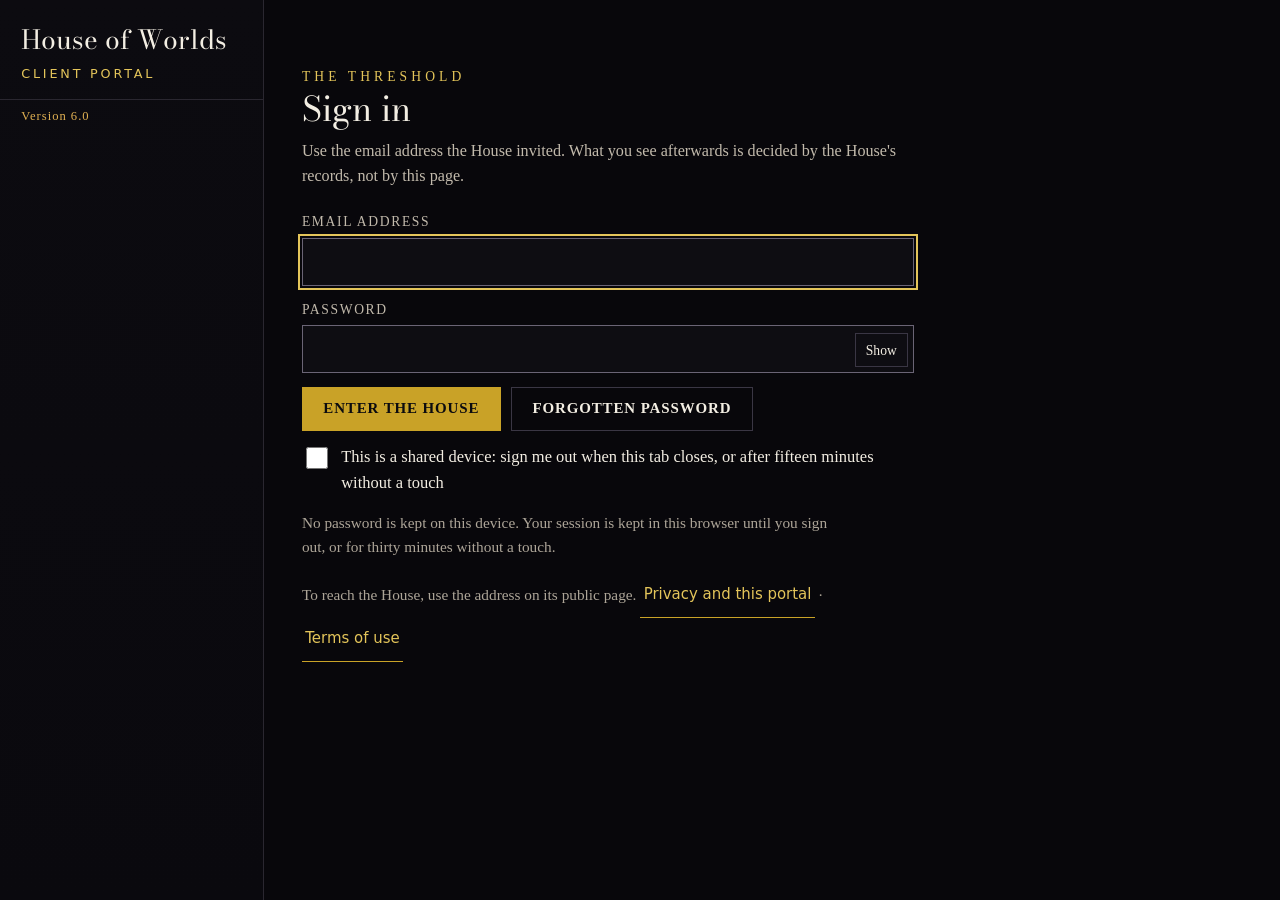
<file: portal/index.html>
<!doctype html>
<html lang="en">
<head>
<meta charset="utf-8">
<meta name="viewport" content="width=device-width, initial-scale=1">
<meta http-equiv="Content-Security-Policy" content="default-src 'none'; script-src 'unsafe-inline'; style-src 'unsafe-inline'; img-src data: blob:; media-src blob:; frame-src blob:; font-src data:; connect-src 'self' https://*.supabase.co; base-uri 'none'; form-action 'none'">
<meta name="robots" content="noindex, nofollow">
<meta name="client-portal-release" content="v6.0">
<meta name="theme-color" content="#08070B">
<link rel="icon" href="data:image/svg+xml,%3Csvg xmlns='http://www.w3.org/2000/svg' viewBox='0 0 32 32'%3E%3Crect width='32' height='32' fill='%2308070B'/%3E%3Cpath d='M9 28V12a7 7 0 0 1 14 0v16' fill='none' stroke='%23C9A227' stroke-width='2'/%3E%3Ccircle cx='16' cy='18' r='1.6' fill='%23E4C55A'/%3E%3C/svg%3E">
<title>House of Worlds — Client Portal</title>
<!-- THE CONNECTION. The House fills these two values once, when it hosts this file. They are the project address and the
     browser-safe publishable key: the same two values every visitor's browser receives. A client is never asked for them. -->
<script type="application/json" id="how-client-config">{"url":"","anonKey":""}</script>
<style>
@font-face{font-family:'Bodoni Moda';font-style:italic;font-weight:400;font-display:block;src:url([data-uri]) format('woff2');}
@font-face{font-family:'Bodoni Moda';font-style:normal;font-weight:400;font-display:block;src:url([data-uri]) format('woff2');}
:root{--obsidian:#08070B;--ink:#0E0D12;--sheet:#14121A;--sheet-2:#1B1822;--line:#2A2730;--rule:#3A3644;--hair:#221F29;
  --ivory:#F3EEE3;--muted:#C2BAAC;--faint:#ADA598;--gold:#C9A227;--gold-lit:#E4C55A;--stop:#E0705A;--go:#7FBF8C;--wait:#E0B052;
  --display:"Bodoni Moda","Cormorant Garamond",Georgia,"Times New Roman",serif;--ui:Inter,"Segoe UI",system-ui,-apple-system,sans-serif}
*{box-sizing:border-box}
html,body{margin:0;background:var(--obsidian);color:var(--ivory);font-family:var(--ui);font-size:17px;line-height:1.55}
a{color:var(--gold-lit)}
.skip{position:absolute;left:-999px;top:0;background:var(--gold);color:#0b0b0f;padding:.6rem 1rem;z-index:100}
.skip:focus{left:1rem;top:1rem}
button,input,textarea,select{font:inherit}
button{cursor:pointer}
:focus-visible{outline:2px solid var(--gold-lit);outline-offset:2px}
.frame{display:grid;grid-template-columns:15.5rem minmax(0,1fr);min-height:100vh}
aside.rail{background:linear-gradient(180deg,#0C0B10,#0A090E);border-right:1px solid var(--line);padding:1.2rem 0 2rem;position:sticky;top:0;height:100vh;overflow:auto}
.brand{display:block;padding:0 1.25rem .9rem;font-family:var(--display);font-size:1.55rem;color:var(--ivory);text-decoration:none;border-bottom:1px solid var(--line);margin-bottom:.6rem}
.brand small{display:block;font-family:var(--ui);font-size:.75rem;letter-spacing:.22em;text-transform:uppercase;color:var(--gold-lit);margin-top:.15rem}
.ver{margin:-.2rem 0 .6rem;padding:0 1.25rem;font-size:.74rem;letter-spacing:.08em;color:var(--wait)}
.rail-g{margin:0;padding:.7rem 1.25rem .2rem;font-size:.75rem;letter-spacing:.2em;text-transform:uppercase;color:var(--faint)}
.rail a.dest{display:flex;align-items:center;justify-content:space-between;gap:.5rem;min-height:44px;padding:.45rem 1.25rem;color:var(--muted);text-decoration:none;font-size:.98rem;border-left:2px solid transparent}
.rail a.dest:hover{color:var(--ivory);background:var(--sheet)}
.rail a.dest[aria-current="page"]{color:var(--ivory);border-left-color:var(--gold);background:var(--sheet-2)}
.rail a.dest .n{font-size:.8rem;padding:0 .4rem;border:1px solid var(--rule);color:var(--gold-lit);border-radius:0;font-variant-numeric:tabular-nums}
.who{padding:1rem 1.25rem 0;font-size:.88rem;color:var(--faint);display:flex;flex-direction:column;gap:.5rem}
.who button{min-height:44px;padding:.3rem .8rem;background:none;border:1px solid var(--rule);color:var(--muted);font-size:.82rem;letter-spacing:.08em;text-transform:uppercase;align-self:flex-start}
.who button:hover{color:var(--ivory);border-color:var(--gold)}
.rail-pull{display:none;min-height:44px;margin:0;padding:.4rem .9rem;background:none;border:1px solid var(--rule);color:var(--ivory);font-size:.85rem;letter-spacing:.1em;text-transform:uppercase}
main{padding:clamp(1.2rem,3vw,2.4rem) clamp(16px,3vw,2.6rem) 5rem;max-width:1180px;min-width:0}
.kicker{margin:0 0 .3rem;font-size:.8rem;letter-spacing:.22em;text-transform:uppercase;color:var(--gold-lit)}
h1{margin:0 0 .6rem;font-family:var(--display);font-weight:400;font-size:clamp(2rem,4.5vw,2.9rem);line-height:1.05;overflow-wrap:anywhere}
h2{margin:1.8rem 0 .5rem;font-family:var(--display);font-weight:400;font-size:1.55rem;line-height:1.15}
h3{margin:1.2rem 0 .4rem;font-family:var(--ui);font-weight:600;font-size:.86rem;letter-spacing:.16em;text-transform:uppercase;color:var(--muted)}
.lede{margin:0 0 1.4rem;color:var(--muted);max-width:70ch;font-size:1.05rem}
.back{display:inline-flex;align-items:center;min-height:44px;margin:0 0 .6rem;color:var(--muted);text-decoration:none;font-size:.9rem;letter-spacing:.06em}
.say{margin:.6rem 0;padding:.8rem 1rem;border-left:3px solid var(--rule);background:var(--sheet);color:var(--muted);max-width:72ch;position:relative;overflow:hidden}
.say.busy::after{content:"";position:absolute;left:0;bottom:0;height:2px;width:30%;background:var(--gold-lit);animation:how-read 1.4s ease-in-out infinite}
@keyframes how-read{0%{left:-30%}100%{left:100%}}
@media (prefers-reduced-motion:reduce){ .say.busy::after{animation:none;width:100%;opacity:.5} }
@media print{ aside.rail,.rail-pull,#status,.skip,.actions,.tour-bar,.demo-bar{display:none!important} html,body{background:#fff;color:#000} .frame{display:block} main{max-width:none;padding:0}
  .say,.card,.panel,.dr-panel,.dialog{background:none;border-color:#999;color:#000} .say b,.card,h1,h2,h3,.lede,.kicker,p,li,dt,dd,.m,.big{color:#000} a{color:#000;text-decoration:none} }
.say b{display:block;color:var(--ivory);font-weight:600;margin-bottom:.2rem}
.say.no{border-left-color:var(--stop)} .say.ok{border-left-color:var(--go)} .say.busy{border-left-color:var(--wait)} .say.ask{border-left-color:var(--gold)}
.cards{display:grid;grid-template-columns:repeat(auto-fill,minmax(230px,1fr));gap:.8rem;margin:.8rem 0}
.card{display:flex;flex-direction:column;gap:.25rem;padding:1rem 1.1rem;border:1px solid var(--line);background:var(--sheet);color:var(--ivory);text-decoration:none;min-height:110px}
a.card:hover,a.card:focus-visible{border-color:var(--gold)}
.card.hot{border-color:var(--gold)}
.card .t{font-family:var(--display);font-size:1.3rem;line-height:1.2}
.card .k{font-size:.76rem;letter-spacing:.18em;text-transform:uppercase;color:var(--faint)}
.card .m{font-size:.92rem;color:var(--muted)}
.card .big{font-family:var(--display);font-size:2.2rem;line-height:1;color:var(--gold-lit)}
.rows{display:flex;flex-direction:column;border-top:1px solid var(--line)}
.row{display:grid;grid-template-columns:9rem minmax(0,1fr) auto;gap:.3rem 1rem;align-items:start;padding:.9rem 0;border-bottom:1px solid var(--hair)}
.row .s{font-size:.78rem;letter-spacing:.14em;text-transform:uppercase;color:var(--faint);padding-top:.25rem}
.row .s.hot{color:var(--gold-lit)} .row .s.stop{color:var(--stop)} .row .s.go{color:var(--go)} .row .s.wait{color:var(--wait)}
.row .w{font-family:var(--display);font-size:1.2rem;line-height:1.25;color:var(--ivory);text-decoration:none}
a.w:hover{color:var(--gold-lit)}
.row .m{font-size:.92rem;color:var(--muted);margin-top:.15rem;white-space:pre-wrap;overflow-wrap:anywhere}
.row .v{font-variant-numeric:tabular-nums;color:var(--ivory);white-space:nowrap;text-align:right}
.row .acts{display:flex;flex-wrap:wrap;gap:.4rem;justify-content:flex-end;align-items:center}
.field{display:block;margin:0 0 .8rem;max-width:36rem}
.field span{display:block;font-size:.8rem;letter-spacing:.12em;text-transform:uppercase;color:var(--muted);margin-bottom:.3rem}
.field input,.field textarea,.field select{width:100%;padding:.6rem .7rem;background:var(--ink);color:var(--ivory);border:1px solid #6A6475;min-height:44px}
.field input[type=file]{padding:.45rem .55rem;color:var(--muted);font-family:var(--ui);font-size:.9rem;cursor:pointer}
.field input[type=file]::file-selector-button{min-height:34px;margin:0 .8rem 0 0;padding:.25rem .8rem;background:none;border:1px solid var(--gold);color:var(--gold-lit);font:inherit;font-family:var(--ui);font-size:.8rem;letter-spacing:.08em;text-transform:uppercase;cursor:pointer}
.field input[type=file]::file-selector-button:hover{background:rgba(201,162,39,.12)}
.field input[type=date]{color-scheme:dark;font-family:var(--ui)}
.rail-pull[hidden]{display:none}
.field textarea{min-height:6rem;resize:vertical}
.field.reveal{position:relative}
.field.reveal input{padding-right:5.6rem}
.check{display:flex;align-items:flex-start;gap:.6rem;margin:.8rem 0;color:var(--ivory);max-width:70ch}
.check input{width:1.3rem;height:1.3rem;margin-top:.15rem;flex:0 0 auto}
.eye{position:absolute;right:.35rem;bottom:.35rem;min-height:34px;padding:.2rem .6rem;background:transparent;border:1px solid var(--rule);color:var(--ivory);font-size:.8rem}
.act{display:inline-flex;align-items:center;justify-content:center;min-height:44px;padding:.5rem 1.2rem;background:var(--gold);color:#0b0b0f;border:1px solid var(--gold);font-weight:700;letter-spacing:.06em;text-transform:uppercase;font-size:.88rem;text-decoration:none}
.act.ghost{background:transparent;color:var(--ivory);border-color:var(--rule)}
.act.ghost:hover{border-color:var(--gold)}
.act.danger{background:transparent;color:var(--stop);border-color:var(--stop)}
.act[disabled]{opacity:.5;cursor:default}
.actions{display:flex;flex-wrap:wrap;gap:.6rem;margin:.6rem 0;align-items:center}
.thread{display:flex;flex-direction:column;gap:.7rem;margin:.8rem 0}
.msg{max-width:62ch;padding:.8rem 1rem;border:1px solid var(--line);background:var(--sheet)}
.msg.mine{align-self:flex-end;border-color:var(--gold);background:rgba(201,162,39,.08)}
.msg .k{font-size:.76rem;letter-spacing:.14em;text-transform:uppercase;color:var(--faint);margin-bottom:.3rem}
.thread .day{align-self:center;margin:.4rem 0 0;padding:.2rem .7rem;border:1px solid var(--line);font-family:var(--ui);font-size:.76rem;letter-spacing:.14em;text-transform:uppercase;color:var(--faint)}
.msg .b{white-space:pre-wrap;overflow-wrap:anywhere}
.fine{font-size:.9rem;color:var(--faint);max-width:72ch}
.pairs{display:grid;grid-template-columns:max-content minmax(0,1fr);gap:.4rem 1.2rem;margin:.8rem 0}
.pairs dt{font-size:.78rem;letter-spacing:.16em;text-transform:uppercase;color:var(--faint);padding-top:.15rem}
.pairs dd{margin:0;white-space:pre-wrap;overflow-wrap:anywhere}
.panel{margin:1rem 0;padding:1rem 1.2rem;border:1px solid var(--line);background:var(--sheet)}
.panel.decide{border-color:var(--gold)}
.panel h2{margin-top:0}
.hd-index{display:flex;flex-wrap:wrap;gap:.4rem;margin:.6rem 0 1.2rem;padding:0;list-style:none}
.hd-index a{display:inline-flex;align-items:center;min-height:44px;padding:0 .9rem;border:1px solid var(--line);color:var(--ivory);text-decoration:none;font-family:var(--ui);font-size:.86rem}
.hd-index a:hover,.hd-index a:focus-visible{border-color:var(--gold)}
.hd{margin:1.4rem 0;padding:1.2rem 1.3rem;border:1px solid var(--line);border-top:2px solid var(--gold);background:var(--sheet);scroll-margin-top:1rem}
.hd-head{display:flex;flex-wrap:wrap;align-items:baseline;gap:.4rem 1rem;margin:0 0 .3rem}
.hd-head h2{margin:0;font-size:1.6rem}
.hd-line{margin:0 0 1rem;color:var(--muted);max-width:68ch}
.hd .k{display:block;margin:1rem 0 .25rem;font-family:var(--ui);font-size:.74rem;letter-spacing:.18em;text-transform:uppercase;color:var(--gold-lit)}
.hd p{margin:0;max-width:68ch;color:var(--ivory)}
.hd p.faint{color:var(--muted)}
.hd ol,.hd ul{margin:0;padding-left:1.3rem;max-width:68ch;color:var(--ivory)}
.hd li{margin:.25rem 0}
.hd .actions{margin-top:1.1rem}
.total{display:flex;justify-content:space-between;gap:1rem;padding:.5rem 0;border-top:1px solid var(--hair);font-variant-numeric:tabular-nums}
.total.grand{border-top:1px solid var(--rule);font-size:1.15rem;color:var(--ivory)}
.entrance{max-width:40rem;padding:1.6rem 0}
.dialog-back{position:fixed;inset:0;background:rgba(0,0,0,.72);display:flex;align-items:center;justify-content:center;padding:1rem;z-index:50}
.dialog{width:100%;max-width:36rem;max-height:88vh;overflow:auto;padding:1.4rem;background:var(--sheet);border:1px solid var(--gold)}
.dialog h2{margin:0 0 .6rem}
.dialog .p{color:var(--muted);white-space:pre-wrap}
.dialog.wide{max-width:min(96vw,74rem)}
.preview{margin:.4rem 0 .8rem;background:#000;border:1px solid var(--line)}
.preview iframe{display:block;width:100%;height:min(72vh,60rem);border:0;background:#fff}
.preview img{display:block;max-width:100%;max-height:72vh;margin:0 auto}
.preview video{display:block;width:100%;max-height:72vh;background:#000}
.preview audio{display:block;width:100%;padding:1rem}
.preview pre{margin:0;max-height:72vh;overflow:auto;padding:1rem;white-space:pre-wrap;overflow-wrap:anywhere;color:var(--ivory);font-family:var(--mono,ui-monospace,monospace);font-size:.9rem;line-height:1.5}
.preview .say{margin:0;border:0}
.corridor{margin:.6rem 0 1rem}
.dr-grid{display:grid;grid-template-columns:repeat(8,minmax(0,1fr));gap:.55rem;max-width:66rem}
.dr{position:relative;display:flex;flex-direction:column;align-items:center;justify-content:flex-start;gap:.15rem;min-height:9.5rem;padding:2.1rem .35rem .7rem;text-align:center;
  border:1px solid var(--rule);border-bottom:4px solid var(--rule);border-radius:3.2rem 3.2rem 0 0;background:linear-gradient(180deg,#121017,#0B0A0F);color:var(--faint);font:inherit;cursor:default;transition:transform .15s ease}
.dr::before{content:"";position:absolute;left:50%;top:.9rem;width:.45rem;height:.45rem;margin-left:-.225rem;border-radius:50%;background:var(--rule)}
.dr-open{border-color:var(--gold);border-bottom-color:var(--gold);background:radial-gradient(120% 60% at 50% 0%,rgba(70,29,112,.6),rgba(27,24,34,.95) 60%);color:var(--ivory);cursor:pointer;
  box-shadow:inset 0 0 0 4px var(--obsidian),inset 0 0 0 5px rgba(201,162,39,.45)}
.dr-open::before{background:var(--gold-lit);box-shadow:0 0 10px rgba(228,197,90,.7)}
.dr-open:hover,.dr-open:focus-visible{background:radial-gradient(120% 60% at 50% 0%,rgba(70,29,112,.9),rgba(27,24,34,.95) 60%)}
.dr-open.on{outline:2px solid var(--gold-lit);outline-offset:3px;transform:translateY(-4px)}
.dr-sealed::after{content:"";position:absolute;left:50%;top:44%;width:1rem;height:1rem;margin:-.5rem 0 0 -.5rem;border-radius:50%;background:radial-gradient(circle at 35% 30%,#8A6E35,#3a2d14 70%)}
.dr-n{font-size:.76rem;letter-spacing:.2em;color:var(--faint);font-variant-numeric:tabular-nums}
.dr-open .dr-n{color:var(--gold-lit)}
.dr-t{font-family:var(--display);font-size:1.15rem;line-height:1.1;min-height:2.3em;display:flex;align-items:center;color:inherit;overflow-wrap:anywhere}
.dr-s{font-size:.72rem;letter-spacing:.14em;text-transform:uppercase;color:var(--faint)}
.dr-open .dr-s{color:var(--go)}
.dr-sealed .dr-s{display:none}
.dr-sealed::after{top:auto!important;bottom:1.1rem;margin-top:0}
.dr-e{font-size:.74rem;line-height:1.2;min-height:2.4em;color:var(--gold-lit)}
.dr-legend{margin:.7rem 0}
.dr-panel{margin:.6rem 0 0;padding:1rem 1.2rem 1.2rem;border:1px solid var(--gold);border-left:4px solid var(--gold);background:var(--sheet);max-width:40rem}
.dr-panel[hidden]{display:none}
.dr-panel-k{margin:0;font-size:.76rem;letter-spacing:.2em;text-transform:uppercase;color:var(--gold-lit)}
.dr-panel-t{margin:.2rem 0 .3rem;font-family:var(--display);font-weight:400;font-size:1.8rem;line-height:1.1;letter-spacing:0;text-transform:none;color:var(--ivory)}
.dr-panel-d{margin:0 0 .5rem;color:var(--muted)}
.door-e{margin:0 0 .4rem;font-size:.9rem;color:var(--gold-lit)}
.dr-unsure{margin:1rem 0 0;padding:1rem 1.2rem 1.2rem;border:1px dashed var(--rule);max-width:40rem}
.dr-unsure .dr-panel-t{font-size:1.4rem}
.dr-rooms{margin:.9rem 0 0;padding:.8rem 0 0;border-top:1px solid var(--hair)}
.dr-rooms-k{margin:0 0 .5rem;font-family:var(--ui);font-size:.74rem;letter-spacing:.18em;text-transform:uppercase;color:var(--gold-lit)}
.dr-rooms h3{margin:.8rem 0 .2rem;font-family:var(--ui);font-size:.8rem;letter-spacing:.12em;text-transform:uppercase;color:var(--faint)}
.dr-room{border-top:1px solid var(--hair)}
.dr-room summary{display:flex;align-items:center;gap:.6rem;min-height:44px;padding:.3rem 0;cursor:pointer;list-style:none;color:var(--ivory)}
.dr-room summary::-webkit-details-marker{display:none}
.dr-room summary::before{content:"";flex:0 0 auto;width:.5rem;height:.5rem;border:1px solid var(--gold);transform:rotate(45deg);transition:background .15s}
.dr-room[open] summary::before{background:var(--gold)}
.dr-room summary:focus-visible{outline:2px solid var(--gold-lit);outline-offset:2px}
.dr-room .n{font-family:var(--mono,ui-monospace,monospace);font-size:.74rem;letter-spacing:.12em;color:var(--faint)}
.dr-room-b{padding:.2rem 0 .9rem 1.1rem}
.dr-room-b .per{margin:0 0 .4rem;font-style:italic;color:var(--gold-lit);max-width:62ch}
.dr-room-b .intro{margin:0 0 .5rem;color:var(--muted);max-width:62ch}
.dr-room-b .within{margin:0;padding-left:1.1rem;color:var(--muted);max-width:62ch}
.dr-room-b .within li{margin:.1rem 0}
.corridor.compact .dr{min-height:8rem}
@media (max-width:900px){ .dr-grid{grid-template-columns:repeat(4,minmax(0,1fr))} }
@media (max-width:640px){ .dr-grid{grid-template-columns:repeat(4,minmax(0,1fr));gap:.4rem} .dr-open{grid-column:span 2} .dr{min-height:7.4rem;padding:1.8rem .3rem .55rem;border-radius:2.4rem 2.4rem 0 0} .dr-t{font-size:1.05rem} .dr-sealed{min-height:6.6rem;padding-top:1.2rem} .dr-sealed::after{top:36%;width:.8rem;height:.8rem;margin:-.4rem 0 0 -.4rem} .dr-sealed .dr-t{font-size:.78rem} .dr-sealed .dr-s{display:none} .dr-panel-t{font-size:1.5rem} }
.two{display:grid;grid-template-columns:repeat(auto-fit,minmax(14rem,1fr));gap:0 1rem;max-width:36rem}
.two[hidden],.picked[hidden]{display:none}
.picked{display:flex;flex-wrap:wrap;align-items:center;gap:.4rem 1rem;margin:0 0 .9rem;font-family:var(--display);font-size:1.35rem}
.picked b{font-weight:400}
.linkish{min-height:44px;padding:0 .2rem;background:none;border:0;border-bottom:1px solid var(--gold);color:var(--gold-lit);font-family:var(--ui);font-size:.88rem}
.stg{color:var(--wait)}
@media (max-width:640px){
  .doors{grid-template-columns:1fr;gap:.9rem}
  .door{min-height:0;text-align:left;padding:1.5rem 1.1rem 1.1rem;border-radius:2.6rem 2.6rem 0 0}
  .door::before{left:auto;right:1.3rem;top:1.5rem;margin:0}
  .door-d{display:none}
  .door .actions{flex-direction:row}
  .door .act{flex:1 1 0;font-size:.8rem;letter-spacing:.04em}
  .slab{height:4.4rem}
}
.badge{display:inline-flex;align-items:center;min-height:1.6rem;padding:0 .5rem;border:1px solid var(--gold);color:var(--gold-lit);font-size:.78rem;letter-spacing:.08em;text-transform:uppercase;white-space:nowrap}
#status{position:fixed;left:0;right:0;bottom:0;padding:.7rem 1rem;background:var(--sheet-2);border-top:1px solid var(--line);color:var(--ivory);font-size:.95rem;display:none;z-index:40}
#status.on{display:block}
body.status-on main{padding-bottom:9rem}
@media (min-width:641px) and (max-width:900px){
  .frame{grid-template-columns:12.5rem minmax(0,1fr)}
  .rail a.dest{padding:.45rem .9rem;font-size:.92rem}
  .row{grid-template-columns:minmax(0,1fr)}
  .row .v,.row .acts{text-align:left;justify-content:flex-start;white-space:normal}
  .pairs{grid-template-columns:minmax(0,1fr)}
}
@media (max-width:640px){
  .frame{grid-template-columns:minmax(0,1fr)}
  aside.rail{position:relative;height:auto;border-right:0;border-bottom:1px solid var(--line);display:none}
  aside.rail.open{display:block;position:fixed;left:0;top:0;bottom:0;width:min(20rem,86vw);z-index:60;box-shadow:12px 0 40px rgba(0,0,0,.6);height:100vh}
  .cards.needs{display:block}
  .cards.needs .card{flex-direction:row;align-items:baseline;gap:.7rem;min-height:0;padding:.55rem .8rem;margin:0 0 .4rem}
  .cards.needs .card .big{font-size:1.5rem;min-width:1.6rem}
  .rail-pull{display:inline-flex;margin:1rem 16px 0}
  .row{grid-template-columns:minmax(0,1fr)}
  .row .v,.row .acts{text-align:left;justify-content:flex-start;white-space:normal}
  .pairs{grid-template-columns:minmax(0,1fr)}
}
@media (prefers-reduced-motion:reduce){ *{transition:none!important;scroll-behavior:auto!important} }

/* client portal v6: the House look on the client portal. Warmer type, tinted panels, fine gold borders, gradients
   kept subtle, every size readable. A demo-only layer until the Founder approves it for the live portal. */
body.look6{font-family:"Newsreader","Iowan Old Style","Palatino Linotype","Book Antiqua",Georgia,"Times New Roman",serif;font-size:16.5px;line-height:1.55}
body.look6 main{max-width:1180px}
body.look6 h1{font-size:2rem;font-weight:400}
body.look6 .lede{font-size:.95rem;color:var(--muted);max-width:78ch}
body.look6 .say{padding:.65rem .95rem}
body.look6 .say h2,body.look6 .say h3{font-size:1rem;margin:0 0 .15rem}
body.look6 .say p{font-size:.9rem;margin:0}
body.look6 .word-hero{padding:1rem 1.3rem;margin-bottom:.8rem}
body.look6 .wh-mark{font-size:1.5rem}
body.look6 .wh-sub{font-size:.9rem}
body.look6 .demo-bar{padding:.3rem .8rem;font-size:.78rem;gap:.3rem .6rem}
body.look6 .demo-bar strong{font-size:.72rem;letter-spacing:.06em}
body.look6 .demo-bar select,body.look6 .demo-bar button{min-height:30px;font-size:.76rem;padding:.1rem .5rem}
body.look6 .tour-bar{font-size:.8rem}
body.look6 .tour-bar .tour-words{font-size:.8rem}
body.look6 h2{font-size:1.3rem;margin:1.5rem 0 .5rem}
body.look6 .kicker{letter-spacing:.3em}
/* the panels: tinted, bordered fine, gold-headed */
.panel42{border:1px solid rgba(201,162,39,.28);border-radius:12px;padding:.95rem 1.1rem 1rem;background:linear-gradient(135deg,rgba(198,160,74,.12),var(--panel) 58%);box-shadow:0 1px 0 rgba(255,255,255,.03) inset;min-width:0}
.panel42.tone-purple{background:linear-gradient(135deg,rgba(122,92,224,.18),var(--panel) 58%);border-color:rgba(122,92,224,.4)}
.panel42.tone-blue{background:linear-gradient(135deg,rgba(91,139,208,.16),var(--panel) 58%);border-color:rgba(91,139,208,.4)}
.panel42.tone-green{background:linear-gradient(135deg,rgba(63,163,77,.14),var(--panel) 58%);border-color:rgba(63,163,77,.4)}
.panel42.tone-rose{background:linear-gradient(135deg,rgba(200,55,45,.14),var(--panel) 58%);border-color:rgba(200,55,45,.4)}
.p42-head{display:flex;align-items:baseline;justify-content:space-between;gap:.6rem;margin-bottom:.55rem}
.p42-head h3{margin:0;font-family:var(--display);font-size:1.12rem;font-weight:500;color:var(--ivory);letter-spacing:.01em}
.p42-head .pill{margin-left:.4rem;vertical-align:middle}
.p42-open{font-family:var(--mono);font-size:.68rem;letter-spacing:.14em;text-transform:uppercase;color:var(--gold);text-decoration:none;white-space:nowrap}
.p42-open:hover{color:var(--gold-bright)}
.panel42 .rows{border-top:0}
.panel42 .row{padding:.45rem 0;font-size:.92rem}
.panel42 .row .w{font-size:.95rem}
.panel42 .row .m{font-size:.8rem}
.panel42 .empty{font-size:.9rem;color:var(--faint);padding:.4rem 0;font-style:italic}
.panel42 .fine{font-size:.78rem}
.grid42{display:grid;grid-template-columns:repeat(2,minmax(0,1fr));gap:.8rem;margin:.6rem 0 .8rem}
.grid42.three{grid-template-columns:repeat(3,minmax(0,1fr))}
.grid42 .panel42.wide{grid-column:1 / -1}
/* lines inside panels: a dot, a title, a right-hand word */
.l42{display:flex;align-items:baseline;gap:.55rem;padding:.38rem 0;border-bottom:1px solid rgba(244,241,234,.06);text-decoration:none;color:inherit}
.l42:last-child{border-bottom:0}
.l42 .dot{width:8px;height:8px;border-radius:50%;background:var(--gold);flex:none;position:relative;top:-1px}
.l42 .dot.hot{background:var(--ember)}.l42 .dot.ok{background:var(--emerald)}.l42 .dot.cool{background:var(--sky)}.l42 .dot.off{background:#555}
.l42 .t{flex:1;min-width:0;color:var(--ivory);font-size:.95rem;line-height:1.3}
.l42 .t small{display:block;font-size:.78rem;color:var(--faint);margin-top:.05rem}
.l42 .r{font-family:var(--mono);font-size:.7rem;letter-spacing:.06em;color:var(--muted);white-space:nowrap}
.l42 .r.hot{color:#ffb3ad}.l42 .r.gold{color:var(--gold-bright)}
a.l42:hover .t{color:var(--gold-bright)}
/* the progress line */
.prog{height:7px;border-radius:999px;background:rgba(244,241,234,.08);overflow:hidden;margin:.3rem 0}
.prog .fill{height:100%;border-radius:999px;background:linear-gradient(90deg,var(--gold),#C8372D)}
.prog.ok .fill{background:linear-gradient(90deg,var(--gold),var(--emerald))}
.prog-row{display:grid;grid-template-columns:minmax(0,1fr) 3.2rem;align-items:center;gap:.6rem;padding:.3rem 0}
.prog-row .t{font-size:.92rem;color:var(--ivory);white-space:nowrap;overflow:hidden;text-overflow:ellipsis}
.prog-row .t small{color:var(--faint);font-size:.76rem;margin-left:.4rem}
.prog-row .pct{font-family:var(--mono);font-size:.74rem;color:var(--gold-bright);text-align:right}
.prog-row .prog{grid-column:1 / -1;margin:0 0 .15rem}
/* the project bar and the tiles */
.pbar42{display:flex;flex-wrap:wrap;align-items:center;gap:.5rem .8rem;margin:.2rem 0 .9rem;padding:.6rem .9rem;border:1px solid rgba(201,162,39,.22);border-radius:10px;background:rgba(255,255,255,.02)}
.pbar42 .k{font-family:var(--mono);font-size:.66rem;letter-spacing:.2em;text-transform:uppercase;color:var(--faint)}
.pbar42 select{min-height:36px;padding:.2rem .6rem;font-size:.92rem;max-width:26rem}
.pbar42 .pills{display:flex;flex-wrap:wrap;gap:.35rem}
.tiles42{display:grid;grid-template-columns:repeat(auto-fit,minmax(170px,1fr));gap:.7rem;margin:.3rem 0 1rem}
.tile42{border:1px solid rgba(201,162,39,.2);border-radius:12px;background:var(--panel);padding:.75rem .9rem;text-decoration:none;color:inherit;display:block;min-width:0}
a.tile42:hover{border-color:rgba(201,162,39,.5)}
.tile42 .k{font-family:var(--mono);font-size:.64rem;letter-spacing:.18em;text-transform:uppercase;color:var(--faint)}
.tile42 .v{font-family:var(--display);font-size:1.15rem;color:var(--ivory);margin:.3rem 0 .1rem;line-height:1.2;overflow:hidden;text-overflow:ellipsis;white-space:nowrap}
.tile42 .v.num{font-size:1.7rem;color:var(--gold-bright)}
.tile42 .s{font-size:.78rem;color:var(--faint);white-space:nowrap;overflow:hidden;text-overflow:ellipsis}
/* the start row and the quick actions */
.start42{display:grid;grid-template-columns:repeat(auto-fit,minmax(160px,1fr));gap:.6rem;margin:.4rem 0 1rem}
.start42 a{display:flex;align-items:center;gap:.6rem;padding:.8rem .9rem;border:1px solid rgba(201,162,39,.25);border-radius:10px;background:var(--panel);color:var(--ivory);text-decoration:none;font-size:.95rem}
.start42 a:hover{border-color:var(--gold);background:rgba(201,162,39,.08)}
.start42 .ic{width:1.9rem;height:1.9rem;border-radius:8px;background:rgba(75,46,131,.45);display:flex;align-items:center;justify-content:center;font-size:1rem;flex:none}
body.look6 .film-chips{margin:.2rem 0 .8rem}
body.look6 .chip{font-size:.84rem;padding:.25rem .8rem}
/* people and presence */
.pres{display:flex;align-items:center;gap:.6rem;padding:.4rem 0;border-bottom:1px solid rgba(244,241,234,.06)}
.pres:last-child{border-bottom:0}
.pres .avatar{margin:0;width:30px;height:30px;font-size:.8rem}
.pres .n{flex:1;min-width:0;font-size:.93rem;color:var(--ivory)}
.pres .n small{display:block;font-size:.76rem;color:var(--faint)}
.pres .st{font-family:var(--mono);font-size:.66rem;letter-spacing:.1em;text-transform:uppercase;color:var(--faint);white-space:nowrap}
.pres .st.on{color:#7fd48b}
.cred{font-size:.9rem;color:var(--muted);padding:.3rem 0;border-bottom:1px solid rgba(244,241,234,.06)}
.cred b{color:var(--ivory);font-weight:500}
.cred:last-child{border-bottom:0}
/* project cards */
.pcards{display:grid;grid-template-columns:repeat(auto-fill,minmax(300px,1fr));gap:.9rem;margin:.5rem 0 1rem}
.pcard{border:1px solid rgba(201,162,39,.28);border-radius:14px;background:var(--panel);overflow:hidden;display:flex;flex-direction:column;transition:.16s}
.pcard:hover{border-color:rgba(201,162,39,.55);transform:translateY(-1px)}
.pc-band{padding:.8rem 1.05rem;background:linear-gradient(135deg,rgba(200,55,45,.35),rgba(75,46,131,.35));font-family:var(--mono);font-size:.64rem;letter-spacing:.2em;text-transform:uppercase;color:var(--ivory);display:flex;justify-content:space-between;gap:.5rem;min-height:3.6rem;align-items:flex-end}
.pcard.k-writing .pc-band{background:linear-gradient(135deg,rgba(122,92,224,.45),rgba(201,162,39,.25))}
.pcard.k-document .pc-band,.pcard.k-correction .pc-band{background:linear-gradient(135deg,rgba(91,139,208,.4),rgba(75,46,131,.3))}
.pcard.k-proposal .pc-band{background:linear-gradient(135deg,rgba(198,160,74,.45),rgba(75,46,131,.3))}
.pcard.k-production .pc-band,.pcard.k-commission .pc-band{background:linear-gradient(135deg,rgba(200,55,45,.4),rgba(198,160,74,.3))}
.pc-body{padding:.85rem 1.05rem 1rem;display:flex;flex-direction:column;gap:.35rem;flex:1}
.pc-title{display:flex;align-items:baseline;gap:.5rem;flex-wrap:wrap}
.pc-title a{font-family:var(--display);font-size:1.2rem;color:var(--ivory);text-decoration:none;line-height:1.2}
.pc-title a:hover{color:var(--gold-bright)}
.pc-log{font-size:.9rem;color:var(--muted);line-height:1.45;margin:0 0 .2rem}
.pc-pairs{display:grid;grid-template-columns:auto minmax(0,1fr);gap:.2rem .9rem;font-size:.86rem;margin:.2rem 0}
.pc-pairs dt{color:var(--faint);margin:0}
.pc-pairs dd{margin:0;color:var(--ivory);text-align:right;overflow:hidden;text-overflow:ellipsis;white-space:nowrap}
.pc-pairs dd .pill{margin-left:.3rem}
.pc-chips{display:flex;flex-wrap:wrap;gap:.3rem;margin:.3rem 0 .5rem}
.pc-acts{display:flex;gap:.4rem;flex-wrap:wrap;margin-top:auto}
body.look6 .pc-acts .act{min-height:2.2rem;padding:.25rem .8rem;font-size:.88rem}
/* the workspace: tiles, tabs, panels */
.wtiles{display:grid;grid-template-columns:repeat(auto-fit,minmax(150px,1fr));gap:.6rem;margin:.2rem 0 .9rem}
.wtabs{display:flex;flex-wrap:wrap;gap:.35rem;margin:.2rem 0 1rem;padding-bottom:.6rem;border-bottom:1px solid rgba(201,162,39,.2)}
.wtab{border:1px solid rgba(201,162,39,.25);border-radius:999px;padding:.35rem .9rem;background:transparent;color:var(--muted);font-family:var(--body);font-size:.9rem;cursor:pointer;min-height:0;display:inline-flex;align-items:center;gap:.4rem}
.wtab .n{font-family:var(--mono);font-size:.64rem;padding:0 .4rem;border-radius:999px;border:1px solid rgba(201,162,39,.35);color:var(--gold)}
.wtab:hover{color:var(--ivory);border-color:rgba(201,162,39,.5)}
.wtab.on{background:var(--gold);color:#0B0B0F;border-color:var(--gold);font-weight:600}
.wtab.on .n{color:#0B0B0F;border-color:rgba(0,0,0,.3)}
.wpanel[hidden]{display:none}
.wpanel > h2:first-child{margin-top:.4rem}
.wpanel .say{margin-bottom:.8rem}
.path42{display:grid;grid-template-columns:repeat(5,minmax(0,1fr));gap:.4rem;margin:.5rem 0 1rem}
.path42 .step{border:1px solid rgba(244,241,234,.1);border-radius:8px;padding:.5rem .6rem;font-size:.82rem;color:var(--faint);text-align:center}
.path42 .step.done{border-color:rgba(63,163,77,.5);color:#9fdba7}
.path42 .step.now{border-color:var(--gold-bright);color:var(--ivory);background:rgba(201,162,39,.12);font-weight:600}
.wtext{white-space:pre-wrap;font-family:var(--mono);font-size:.84rem;line-height:1.6;max-height:18rem;overflow:auto;border:1px solid rgba(201,162,39,.2);border-radius:10px;padding:.8rem 1rem;background:#0F0E15;color:var(--ivory)}
/* the story desk's gallery and library */
.sd-hero{border:1px solid rgba(201,162,39,.4);border-radius:14px;padding:1.1rem 1.4rem;margin:0 0 1rem;background:linear-gradient(135deg,rgba(201,162,39,.16),rgba(75,46,131,.18) 70%)}
.sd-hero h2{margin:0;font-family:var(--display);font-size:1.6rem;color:var(--gold-bright);display:flex;gap:.5rem;align-items:center}
.sd-hero p{margin:.4rem 0 0;color:var(--muted);font-size:.95rem;max-width:80ch}
.tworld{margin:1rem 0 .4rem;display:flex;align-items:baseline;justify-content:space-between;gap:.6rem}
.tworld h3{margin:0;font-family:var(--display);font-size:1.15rem;font-weight:500;color:var(--ivory)}
.tworld .k{font-family:var(--mono);font-size:.66rem;letter-spacing:.16em;text-transform:uppercase;color:var(--faint)}
.tgal{display:grid;grid-template-columns:repeat(auto-fill,minmax(118px,1fr));gap:.6rem;margin:.2rem 0 .4rem}
.ttile{border:1px solid rgba(201,162,39,.22);border-radius:12px;background:var(--panel);padding:.9rem .5rem .7rem;text-align:center;cursor:pointer;color:var(--ivory);font-family:var(--body);font-size:.88rem;line-height:1.2;transition:.14s;min-height:0;display:flex;flex-direction:column;align-items:center;gap:.4rem}
.ttile:hover,.ttile:focus-visible{border-color:var(--gold);background:linear-gradient(135deg,rgba(201,162,39,.14),var(--panel));transform:translateY(-1px);outline:none}
.ttile .ic{font-size:1.7rem;line-height:1}
.ttile small{font-family:var(--mono);font-size:.6rem;letter-spacing:.1em;text-transform:uppercase;color:var(--faint)}
.tgal.film .ttile{border-color:rgba(200,55,45,.3)}.tgal.television .ttile{border-color:rgba(91,139,208,.35)}.tgal.animation .ttile{border-color:rgba(122,92,224,.4)}.tgal.writing-and-literature .ttile{border-color:rgba(201,162,39,.3)}
.lib-tools{display:flex;flex-wrap:wrap;gap:.5rem;align-items:center;margin:.3rem 0 .6rem}
.lib-tools input{flex:1 1 14rem;min-height:38px}
.doccards{display:grid;grid-template-columns:repeat(auto-fill,minmax(290px,1fr));gap:.8rem;margin:.4rem 0 1rem}
.doccard{border:1px solid rgba(201,162,39,.25);border-radius:12px;background:linear-gradient(135deg,rgba(122,92,224,.1),var(--panel) 60%);padding:.9rem 1.05rem;display:flex;flex-direction:column;gap:.3rem}
.doccard .dc-top{display:flex;justify-content:space-between;align-items:baseline;gap:.5rem}
.doccard .dc-top b{font-family:var(--display);font-size:1.12rem;font-weight:500;color:var(--ivory);line-height:1.2}
.doccard .pc-pairs{font-size:.84rem}
.doccard .pc-acts{margin-top:.4rem}
/* phones */
@media (max-width:760px){.grid42,.grid42.three{grid-template-columns:1fr}.path42{grid-template-columns:repeat(2,minmax(0,1fr))}.pcards,.doccards{grid-template-columns:1fr}body.look6 h1{font-size:1.6rem}.pbar42 select{max-width:100%}}
.p42-head h3,.tworld h3,.doccard .dc-top b{text-transform:none;letter-spacing:.01em}
body.look6 .deadline-band{padding:.7rem 1.1rem}body.look6 .deadline-band .dl-title{font-size:1.2rem}body.look6 .deadline-band .dl-count{font-size:1.3rem}
@media (max-width:760px){.tworld{flex-wrap:wrap}.tworld h3{font-size:1.05rem}.p42-open{white-space:normal;font-size:.64rem}.pbar42 .pills{width:100%}.tiles42{grid-template-columns:repeat(2,minmax(0,1fr))}.wtiles{grid-template-columns:repeat(2,minmax(0,1fr))}.tile42 .v{white-space:normal;font-size:1.02rem}.start42{grid-template-columns:repeat(2,minmax(0,1fr))}}
/* v37.1: the phone: useful work sooner, nothing truncated */
@media (max-width:640px){body.look6 .demo-bar{padding:.2rem .6rem;gap:.25rem .5rem}body.look6 .demo-bar strong{font-size:.6rem;letter-spacing:.04em;flex:1 1 100%;line-height:1.2}body.look6 .demo-bar select{flex:1 1 60%;min-height:26px;font-size:.7rem;max-width:62%}body.look6 .demo-bar button{min-height:26px;font-size:.68rem;padding:.05rem .4rem}body.look6 .tour-bar{padding:.15rem .6rem}body.look6 .tour-bar strong{font-size:.66rem}body.look6 .tour-bar button{min-height:26px;font-size:.68rem}
body.look6 .word-hero{padding:.7rem .9rem;margin-bottom:.55rem}body.look6 .wh-mark{font-size:1.15rem}body.look6 .wh-sub{font-size:.8rem;margin-top:.25rem}body.look6 .wh-sub br{display:none}body.look6 .declared-line{font-size:.8rem;margin-top:.35rem}
body.look6 .deadline-band{padding:.55rem .8rem;margin-bottom:.6rem;gap:.1rem .6rem}body.look6 .deadline-band .dl-k{font-size:.58rem}body.look6 .deadline-band .dl-title{font-size:1rem;line-height:1.2}body.look6 .deadline-band .dl-count{font-size:1.05rem}body.look6 .deadline-band .dl-when{font-size:.78rem}body.look6 .deadline-band .dl-more{font-size:.58rem}
body.look6 h1{font-size:1.45rem;margin-bottom:.3rem}body.look6 .lede{font-size:.86rem}.pbar42{padding:.5rem .7rem}.pbar42 select{font-size:.86rem;min-height:32px}
.prog-row .t,.tile42 .v,.tile42 .s,.pc-pairs dd,.pc-title a,.l42 .t,.l42 .r{white-space:normal;overflow:visible;text-overflow:clip}.pc-pairs{grid-template-columns:1fr}.pc-pairs dd{text-align:left;margin-bottom:.25rem}.pc-pairs dt{margin-top:.1rem}.l42 .r{white-space:nowrap}.prog-row{grid-template-columns:minmax(0,1fr) auto}.wtiles .tile42 .v{font-size:.95rem}.start42 a{font-size:.88rem;padding:.6rem .7rem}}
/* client portal v6 additions */
body.look6 .cards .card{border-radius:12px;background:#131019;border-color:rgba(201,162,39,.28)}body.look6 .card .k{font-family:var(--mono);font-size:.64rem;letter-spacing:.16em;text-transform:uppercase;color:#8A857A}body.look6 .card .t{font-family:var(--display);font-size:1.15rem;color:#F4F1EA}
.c6-sg{border:1px solid rgba(201,162,39,.2);border-radius:10px;background:#131019;padding:.7rem .9rem;margin:.4rem 0;display:block;text-decoration:none;color:inherit}.c6-sg:hover{border-color:rgba(201,162,39,.5)}.c6-sg.unread{border-color:rgba(228,190,69,.45);background:linear-gradient(135deg,rgba(201,162,39,.08),#131019)}.c6-sg .top{display:flex;justify-content:space-between;gap:.6rem;font-size:.8rem;color:#B7B1A6}.c6-sg .sub{font-family:var(--display);font-size:1.05rem;color:#F4F1EA;margin:.2rem 0}.c6-sg .pre{font-size:.85rem;color:#B7B1A6}
.c6-next{font-size:.82rem;color:#ffb3ad;margin:.15rem 0 0}.c6-next.ok{color:#7fd48b}.c6-next.wait{color:var(--gold-bright)}
body.look6 .rail-close{display:none}body.look6 .rail.open .rail-close{display:block}

</style>
</head>
<body>
<a class="skip" href="#main" id="skip">Skip to the content</a>
<button class="rail-pull" id="railpull" type="button" aria-expanded="false" aria-controls="rail">Menu</button>
<div class="frame">
  <aside class="rail" id="rail" aria-label="Sections">
    <a class="brand" href="#/home">House of Worlds<small>Client Portal</small></a>
    <p class="ver">Version 6.0</p>
    <nav id="nav" aria-label="Portal sections"></nav>
    <div class="who" id="who"></div>
  </aside>
  <main id="main" tabindex="-1"></main>
</div>
<div id="status" role="status" aria-live="polite"></div>

<script>
/* ---------------------------------------------------------------------
   House of Worlds - Client Portal v5.7 (approved by the Founder, 2 October 2026)
   v5.1: all sixteen doors in one corridor, each marked open or sealed; an
   open door is chosen and then asked at; "I'm not sure" is its own path;
   the version and its status are written on the page.
   v5.2: a hosted copy reads its connection (project address and publishable key, nothing
   else) from portal-config.json beside it, so the invitation link can open it directly.
   v5.3 (after the 2 October review): the skip link skips; Enter submits from the email field; a hosted
   copy honours only its own configuration (never a link or a stored value); the House's display face
   is carried in the file; a favicon; the doors lede and the email paragraph are read from the House;
   plainer error sentences; a way to reach the House and a privacy note on every outside page; the
   corridor's type and alignment; Dates before the doors on Home, with a compact corridor; per-page titles.
   v5.4: the slow path says what it is reading and shows a moving hairline; a file the browser can show
   opens in a new tab (download stays one press away); a sign-out after thirty minutes without a touch,
   and a "shared device" choice that keeps nothing after the tab closes; a print stylesheet; a one-line
   notice when something new has arrived while the page was open; "what needs you" as a list on a phone;
   the rail as a drawer on narrow screens, closed by Escape; a proposal's question carries its reference;
   "Join" only once a meeting is confirmed; status words with a capital letter.
   v5.5: a document the browser can show (PDF, picture, video, sound, plain text) opens inside the portal,
   checked against the House's record of it, with a copy and a new tab each one press away; a tablet keeps
   its rail instead of the phone's drawer.
   v5.6: the small refinements from the 2 October review: the file picker in the House's own dress; no
   rounded corner on the rail's counts; what went wrong is said beside the field, above the buttons; a
   conversation shows the date once per day and the time on each message; the twelve sealed doors are
   one statement to a screen reader, not twelve; the page behind a dialog is inert; the bottom notice no
   longer covers a Send button on a phone; "read again" names the engagement that did not answer; the
   rail says "Your documents".
   v5.7: approved by the Founder on 2 October 2026; the "candidate" line is gone from the threshold.
   v5.8: the seven doors of the House, and what is inside each, read from the House (Database Step 23,
   the same words the public page carries): who it is for, what the House does there and does not,
   how it works, what to bring, the terms, where it stands today; and a way to write through that door.
   v5.9: behind each open door, its rooms (Database Step 24, the same words the public page carries): every
   room of Film, Television, Animation and Writing and Literature, by section, each with its perspective,
   its introduction and what is within it. A sealed door has no rooms here and is never described.
   v5.10: the terms of use, version 1 of 3 October 2026, approved by the Founder: in the rail under The House,
   and at the threshold beside the privacy note. House of Worlds LLC, Tampa, Florida; Florida law.
   v5.11: an account the House knows as a member of its team, not as a client, is pointed to the Team Portal from
   the threshold (the sign-in service's invitation lands here first). The hosted configuration may carry "team".
   v5.12: an invoice the House issued online carries "Pay online": a link to the payment provider's own page
   (Stripe), where the card is entered. No card detail is ever entered on this page. A payment the provider
   confirms is recorded by the House and shown on the invoice as paid (Database Step 40).
   v5: a document counts only if this client can open it, and a download is
   checked against the House's record of it; the doors are drawn as doors and
   the sealed worlds are shown as sealed, by number only; nothing on this page
   says an email is sent unless it is.
   v4: the open doors of the House can be chosen here as they are on the
   public page; messages and requests are one conversation with a reference
   and a status; no decision is offered without the document it is about;
   and a portal that cannot load says so instead of looking empty.
   This file holds no example record. Everything a client sees is read from
   the House at the moment the page opens it, and a reading that fails says
   so. The page calls only house_client_* functions, two public reads
   (house_newsroom, house_offerings), Supabase Auth, and the private
   client-files bucket. No Founder function, no sealed name and no secret
   key belongs here.
   --------------------------------------------------------------------- */
(function (){
"use strict";

/* ---- storage that degrades ---- */
var MEM = {};
var STORE = (function (){
  function probe(s){ try { var k = "how.probe." + Math.random(); s.setItem(k, "1"); s.removeItem(k); return s; } catch (e) { return null; } }
  var s = probe(window.localStorage) || probe(window.sessionStorage);
  return {
    kind: s === window.localStorage ? "this browser" : s === window.sessionStorage ? "this tab" : "this page only",
    get: function (k){ try { return s ? s.getItem(k) : (MEM[k] || null); } catch (e) { return MEM[k] || null; } },
    set: function (k, v){ try { if (s) s.setItem(k, v); else MEM[k] = v; } catch (e) { MEM[k] = v; } },
    del: function (k){ try { if (s) s.removeItem(k); } catch (e) {} delete MEM[k]; }
  };
})();
var CFG_KEY = "how.client.config.v1", SES_KEY = "how.client.session.v1";

/* ---- small helpers ---- */
function el(tag, cls, text){ var e = document.createElement(tag); if (cls) e.className = cls; if (text != null) e.textContent = String(text); return e; }
function say(kind, head, body){ var d = el("div", "say " + (kind || "")); if (kind === "busy") d.setAttribute("aria-busy", "true"); d.appendChild(el("b", null, head)); d.appendChild(el("span", null, body || "")); return d; }
function field(host, label, id, type, value, rows){
  var w = el("label", "field"); w.appendChild(el("span", null, label));
  var i = rows ? document.createElement("textarea") : document.createElement("input");
  if (!rows) i.type = type || "text"; else i.rows = rows;
  i.id = id; i.value = value == null ? "" : String(value);
  w.appendChild(i); host.appendChild(w); return i;
}
function select(host, label, id, options, value){
  var w = el("label", "field"); w.appendChild(el("span", null, label));
  var s = document.createElement("select"); s.id = id;
  options.forEach(function (o){ var op = document.createElement("option"); op.value = o[0]; op.textContent = o[1]; if (String(o[0]) === String(value)) op.selected = true; s.appendChild(op); });
  w.appendChild(s); host.appendChild(w); return s;
}
function pad(n){ return n < 10 ? "0" + n : String(n); }
function money(cents, cur){
  if (cents == null || isNaN(Number(cents))) return "—";
  try { return new Intl.NumberFormat(undefined, { style:"currency", currency:cur || "USD" }).format(Number(cents) / 100); }
  catch (e) { return (Number(cents) / 100).toFixed(2) + " " + (cur || ""); }
}
/* A date with no time ("2026-09-20") is a calendar day, not an instant. Read as an instant it lands on the evening
   before in any zone west of Greenwich, so it is built from its own numbers, in the viewer's zone. */
function dayOnly(v){ var m = /^(\d{4})-(\d{2})-(\d{2})$/.exec(String(v == null ? "" : v)); return m ? new Date(Number(m[1]), Number(m[2]) - 1, Number(m[3])) : null; }
function today(){ var d = new Date(); return d.getFullYear() + "-" + pad(d.getMonth() + 1) + "-" + pad(d.getDate()); }
function dayKey(v){ var s = String(v == null ? "" : v); if (/^\d{4}-\d{2}-\d{2}$/.test(s)) return s; var d = new Date(s); return isNaN(d) ? "" : d.getFullYear() + "-" + pad(d.getMonth() + 1) + "-" + pad(d.getDate()); }
function isPastDay(v){ var k = dayKey(v); return !!k && k < today(); }      /* strictly before today: due today is not overdue */
function isToday(v){ return dayKey(v) === today(); }
function when(v){
  if (!v) return "—";
  var d = dayOnly(v) || new Date(v); if (isNaN(d)) return String(v);
  return d.toLocaleDateString(undefined, { year:"numeric", month:"short", day:"numeric" });
}
function whenAt(v, houseZone){
  if (!v) return "—";
  var d = new Date(v); if (isNaN(d)) return String(v);
  var mine = d.toLocaleString(undefined, { weekday:"short", year:"numeric", month:"short", day:"numeric", hour:"numeric", minute:"2-digit", timeZoneName:"short" });
  if (!houseZone) return mine;
  try {
    var o = { weekday:"short", month:"short", day:"numeric", hour:"numeric", minute:"2-digit", timeZoneName:"short" };
    var mineShort = d.toLocaleString(undefined, o);
    o.timeZone = houseZone;
    var theirs = d.toLocaleString(undefined, o);
    /* one line when the viewer and the House keep the same clock; both when they differ */
    return theirs === mineShort ? mine + " (your time, and the House's)" : mine + " your time · " + theirs + " at the House";
  } catch (e) { return mine; }
}
function words(s){ s = String(s || "").replace(/_/g, " "); return s ? s.charAt(0).toUpperCase() + s.slice(1) : s; }
function bytes(n){ n = Number(n); if (!n) return null; return n > 1048576 ? (n / 1048576).toFixed(1) + " MB" : Math.max(1, Math.round(n / 1024)) + " KB"; }
function status(text, keep){
  var s = document.getElementById("status"); s.textContent = text || ""; s.className = text ? "on" : "";
  document.body.classList.toggle("status-on", !!text);
  if (text && !keep) setTimeout(function (){ if (s.textContent === text) { s.textContent = ""; s.className = ""; document.body.classList.remove("status-on"); } }, 8000);
}

/* ---- one dialog, accessible: labelled, focus kept inside, Escape closes, focus returns ---- */
function dialog(title, build){
  var opener = document.activeElement;
  var back = el("div", "dialog-back"); var box = el("div", "dialog");
  box.setAttribute("role", "dialog"); box.setAttribute("aria-modal", "true");
  var hid = "dlg-" + Date.now(); var h = el("h2", null, title); h.id = hid; box.setAttribute("aria-labelledby", hid); box.appendChild(h);
  var closed = false, frame = document.querySelector(".frame");
  function close(){ if (closed) return; closed = true; document.removeEventListener("keydown", key, true); back.remove(); try { if (frame) frame.inert = false; } catch (e) {} try { if (opener && opener.focus) opener.focus(); } catch (e) {} }
  function key(e){
    if (e.key === "Escape") { e.preventDefault(); close(); return; }
    if (e.key !== "Tab") return;
    var f = box.querySelectorAll('button:not([disabled]), textarea, input, select, a[href]'); if (!f.length) return;
    var first = f[0], last = f[f.length - 1];
    if (e.shiftKey && document.activeElement === first) { e.preventDefault(); last.focus(); }
    else if (!e.shiftKey && document.activeElement === last) { e.preventDefault(); first.focus(); }
    else if (!box.contains(document.activeElement)) { e.preventDefault(); first.focus(); }
  }
  document.addEventListener("keydown", key, true);
  back.addEventListener("mousedown", function (e){ if (e.target === back) close(); });
  back.appendChild(box); document.body.appendChild(back);
  try { if (frame) frame.inert = true; } catch (e) {}
  build(box, close);
  var first = box.querySelector('textarea, input, select, button');
  if (first) first.focus();
  return close;
}
function ask(o){
  return new Promise(function (resolve){
    var answered = false;
    dialog(o.head || "Are you sure?", function (box, close){
      if (o.body) box.appendChild(el("p", "p", o.body));
      var ta = o.reason ? field(box, o.reason, "ask-reason", "text", "", 3) : null;
      var said = el("div");
      var acts = el("div", "actions");
      var yes = el("button", "act" + (o.grave ? " danger" : ""), o.yes || "Yes"); yes.type = "button";
      var no = el("button", "act ghost", o.no || "Not now"); no.type = "button";
      acts.appendChild(yes); acts.appendChild(no); box.appendChild(acts); box.appendChild(said);
      if (o.fine) box.appendChild(el("p", "fine", o.fine));
      yes.addEventListener("click", function (){
        if (o.reasonRequired && ta && ta.value.trim().length < (o.minLength || 1)) { said.replaceChildren(say("no", "A note is needed", o.reasonHint || "Write a few words first.")); ta.focus(); return; }
        answered = true; close(); resolve({ ok:true, note: ta ? ta.value.trim() : "" });
      });
      no.addEventListener("click", function (){ answered = true; close(); resolve({ ok:false }); });
      var obs = new MutationObserver(function (){ if (!document.body.contains(box) && !answered) { answered = true; resolve({ ok:false }); obs.disconnect(); } });
      obs.observe(document.body, { childList:true });
    });
  });
}

/* ---- the connection: never asked of a client ---- */
function normaliseUrl(v){
  v = String(v || "").trim(); if (!v) return "";
  if (!/^https?:\/\//i.test(v)) v = "https://" + v;
  v = v.replace(/\/+$/, "");
  var m = v.match(/^https:\/\/([a-z0-9-]+)\.supabase\.co/i);
  return m ? "https://" + m[1].toLowerCase() + ".supabase.co" : v;
}
function keyProblem(k){
  k = String(k || "").trim();
  if (!k) return "No publishable key.";
  if (/^sb_secret_/i.test(k) || /service_role/i.test(k)) return "That is a secret key. This page refuses it.";
  if (!/^sb_publishable_/i.test(k) && !/^eyJ[A-Za-z0-9_-]+\.[A-Za-z0-9_-]+\.[A-Za-z0-9_-]+$/.test(k)) return "That does not look like a publishable key.";
  if (/^eyJ/.test(k)) { try { var p = JSON.parse(atob(k.split(".")[1].replace(/-/g, "+").replace(/_/g, "/"))); if (p.role && p.role !== "anon") return "That key carries the role “" + p.role + "”. Only the anon (publishable) key belongs in a browser."; } catch (e) {} }
  return null;
}
function validConfig(c){
  if (!(c && c.url && c.anonKey && /^https:\/\/[a-z0-9-]+\.supabase\.co$/.test(normaliseUrl(c.url)) && !keyProblem(c.anonKey))) return null;
  var out = { url:normaliseUrl(c.url), anonKey:String(c.anonKey).trim() };
  /* v5.3: two optional, public things the House may add: its address, and its public page */
  if (c.contact && /^[^@\s<>]+@[^@\s<>]+\.[^@\s<>]+$/.test(String(c.contact))) out.contact = String(c.contact).trim();
  if (c.house && /^https:\/\/[^\s<>"']+$/.test(String(c.house))) out.house = String(c.house).trim();
  if (c.team && /^https:\/\/[^\s<>"']+$/.test(String(c.team))) out.team = String(c.team).trim();
  return out;
}
function embeddedConfig(){ try { return validConfig(JSON.parse(document.getElementById("how-client-config").textContent || "{}")); } catch (e) { return null; } }
function storedConfig(){ try { return validConfig(JSON.parse(STORE.get(CFG_KEY) || "null")); } catch (e) { return null; } }
function hashParams(){ var h = String(location.hash || "").replace(/^#/, ""); var out = {}; if (h.indexOf("=") < 0 || h.charAt(0) === "/") return out; h.split("&").forEach(function (kv){ var i = kv.indexOf("="); if (i > 0) out[decodeURIComponent(kv.slice(0, i))] = decodeURIComponent(kv.slice(i + 1).replace(/\+/g, " ")); }); return out; }
function linkConfig(p){
  if (!p.connect) return null;
  try { var b64 = p.connect.replace(/-/g, "+").replace(/_/g, "/"); while (b64.length % 4) b64 += "="; return validConfig(JSON.parse(decodeURIComponent(escape(atob(b64))))); } catch (e) { return null; }
}

/* ---- the smallest client ---- */
var CFG = null, SESSION = null, ME = null, OV = null, PORTAL = null;
var ALLOWED = /^(house_client_[a-z_]+|house_team_me|house_newsroom|house_offerings|house_public_doors|house_public_rooms)$/;
var BUCKET = "client-files";
function headers(auth, json){
  var h = { "apikey": CFG.anonKey, "X-Client-Info": "house-of-worlds-client-portal/6.0" };
  if (json !== false) h["Content-Type"] = "application/json";
  if (auth && SESSION && SESSION.access_token) h["Authorization"] = "Bearer " + SESSION.access_token;
  return h;
}
function explain(e, st){
  if (st === 0 || (e && /Failed to fetch|NetworkError|Load failed/i.test(String(e.message || e)))) return "The network could not reach the House. Check the connection, then try again.";
  if (st === 401) return "The sign-in is no longer valid. Sign in again.";
  if (st === 403) return "The House refused that for this account.";
  if (st === 404) return "This part of the portal is not available yet. Tell the House if you were expecting it.";
  if (st === 429) return "Too many tries in a short time. Wait a minute and try again.";
  return (e && (e.message || e.msg || e.error_description)) ? String(e.message || e.msg || e.error_description) : "The House did not answer.";
}
function authCall(method, path, body, auth){
  return fetch(CFG.url + path, { method:method, headers:headers(!!auth), body: body ? JSON.stringify(body) : undefined })
    .then(function (r){ return r.text().then(function (t){ var j = {}; try { j = t ? JSON.parse(t) : {}; } catch (e) {} if (!r.ok) throw { message: j.msg || j.error_description || j.error || ("HTTP " + r.status), status:r.status }; return j; }); });
}
var ASK_PREFILL = null;
/* v5.4: a shared device keeps nothing after the tab closes; any device signs out after thirty minutes without a touch. */
var SHARED = (function (){ try { return sessionStorage.getItem("how.client.shared") === "1"; } catch (e) { return false; } })();
var LAST_TOUCH = Date.now();
["click", "keydown", "scroll", "touchstart", "pointerdown"].forEach(function (ev){ document.addEventListener(ev, function (){ LAST_TOUCH = Date.now(); }, { passive:true }); });
setInterval(function (){
  var limit = SHARED ? 15 : 30;
  if (SESSION && ME && Date.now() - LAST_TOUCH > limit * 60000) {
    saveSession(null); ME = null; OV = null; PORTAL = null;
    signInPanel("You were signed out after " + limit + " minutes without a touch. Sign in again; nothing was lost.");
  }
}, 60000);
window.addEventListener("pagehide", function (){ if (SHARED) { try { STORE.del(SES_KEY); } catch (e) {} } });
/* A reply or a decision that arrives while the page is open is announced, in one line, when the page is looked at again. */
document.addEventListener("visibilitychange", function (){
  if (document.visibilityState !== "visible" || !SESSION || !ME || !OV) return;
  var before = JSON.stringify(OV.needs || {});
  refreshOverview().then(function (){
    if (JSON.stringify((OV && OV.needs) || {}) !== before) { status("Something new has arrived. Home shows it, and the counts in the rail are current."); try { paintNav(String(location.hash || "").replace(/^#\/?/, "").split("/")[0]); } catch (e) {} }
  });
});
function saveSession(s){
  SESSION = s ? { access_token:s.access_token, refresh_token:s.refresh_token, expires_at:s.expires_at || (Math.floor(Date.now() / 1000) + (Number(s.expires_in) || 3600)), user:s.user || (SESSION && SESSION.user) || null } : null;
  if (SESSION) STORE.set(SES_KEY, JSON.stringify(SESSION)); else STORE.del(SES_KEY);
}
function loadSession(){ try { SESSION = JSON.parse(STORE.get(SES_KEY) || "null"); } catch (e) { SESSION = null; } }
function fresh(){
  if (!SESSION) return Promise.resolve(false);
  if (SESSION.expires_at - 60 > Math.floor(Date.now() / 1000)) return Promise.resolve(true);
  if (!SESSION.refresh_token) { saveSession(null); return Promise.resolve(false); }
  return authCall("POST", "/auth/v1/token?grant_type=refresh_token", { refresh_token:SESSION.refresh_token })
    .then(function (j){ saveSession(j); return true; }).catch(function (){ saveSession(null); return false; });
}
function rpc(name, args){
  if (!ALLOWED.test(name)) return Promise.resolve({ ok:false, why:"That is not something this portal asks the House for." });
  var needsAuth = /^(house_client_|house_team_me)/.test(name);
  return (needsAuth ? fresh() : Promise.resolve(true)).then(function (ok){
    if (!ok) return { ok:false, signedOut:true, why:"Sign in first." };
    return fetch(CFG.url + "/rest/v1/rpc/" + name, { method:"POST", headers:headers(needsAuth), body:JSON.stringify(args || {}) })
      .then(function (r){
        return r.text().then(function (t){
          var j = null; try { j = t ? JSON.parse(t) : null; } catch (e) { j = null; }
          if (!r.ok) return { ok:false, status:r.status, signedOut:r.status === 401, why:explain(j || {}, r.status) };
          if (j === null || typeof j !== "object") return { ok:false, why:"The House's answer could not be read. Try again; if it continues, tell the House." };
          return { ok:true, data:j };
        });
      }).catch(function (e){ return { ok:false, why:explain(e, 0) }; });
  });
}
function act(name, args){
  return rpc(name, args).then(function (r){
    if (!r.ok) return { ok:false, say:r.why, signedOut:r.signedOut };
    if (r.data && r.data.ok === false) return { ok:false, say:r.data.say || "Refused.", stale:r.data.stale };
    return { ok:true, say:(r.data && r.data.say) || "Done.", data:r.data };
  });
}

/* ---- the threshold ---- */
var main = document.getElementById("main"), nav = document.getElementById("nav"), who = document.getElementById("who"), rail = document.getElementById("rail");
document.getElementById("railpull").addEventListener("click", function (){ rail.classList.toggle("open"); this.setAttribute("aria-expanded", rail.classList.contains("open") ? "true" : "false"); });
document.addEventListener("keydown", function (e){ if (e.key === "Escape" && rail.classList.contains("open")) { rail.classList.remove("open"); var b = document.getElementById("railpull"); b.setAttribute("aria-expanded", "false"); b.focus(); } });
function outside(){ nav.replaceChildren(); who.replaceChildren(); rail.classList.remove("open"); try { document.getElementById("railpull").hidden = true; } catch (e) {} }
function password(host, label, id, autocomplete){
  var pw = el("label", "field reveal"); pw.appendChild(el("span", null, label));
  var input = document.createElement("input"); input.type = "password"; input.id = id; input.autocomplete = autocomplete; pw.appendChild(input);
  var eye = el("button", "eye", "Show"); eye.type = "button"; eye.setAttribute("aria-pressed", "false"); eye.setAttribute("aria-label", "Show the password");
  eye.addEventListener("click", function (){ var on = input.type === "password"; input.type = on ? "text" : "password"; eye.textContent = on ? "Hide" : "Show"; eye.setAttribute("aria-pressed", on ? "true" : "false"); eye.setAttribute("aria-label", on ? "Hide the password" : "Show the password"); });
  pw.appendChild(eye); host.appendChild(pw); return input;
}
function noConnection(){
  outside();
  var box = el("section", "entrance");
  box.appendChild(el("p", "kicker", "The threshold"));
  box.appendChild(el("h1", null, "Open this from your invitation"));
  box.appendChild(el("p", "lede", "This page opens from the link in the invitation the House sent you. Open that email and use its link. If the link has gone missing, write to the House and a new one will be sent."));
  box.appendChild(el("p", "fine", "You are never asked for a technical address or a key. If you are seeing this after using the House's link, the House needs to check how this page is hosted."));
  outsideFoot(box);
  document.title = "Open this from your invitation — House of Worlds";
  main.replaceChildren(box);
}
function signInPanel(message, kind){
  outside();
  var box = el("section", "entrance");
  box.appendChild(el("p", "kicker", "The threshold"));
  box.appendChild(el("h1", null, "Sign in"));
  box.appendChild(el("p", "lede", "Use the email address the House invited. What you see afterwards is decided by the House's records, not by this page."));
  if (message) box.appendChild(say(kind || "ask", kind === "no" ? "That did not work" : "Before you begin", message));
  var email = field(box, "Email address", "s-email", "email", ""); email.autocomplete = "username";
  var pass = password(box, "Password", "s-pass", "current-password");
  var said = el("div"); said.setAttribute("aria-live", "polite"); var acts = el("div", "actions");
  var go = el("button", "act", "Enter the House"); go.type = "button";
  function submit(){
    if (!email.value.trim() || !pass.value) { said.replaceChildren(say("no", "Both are needed", "Enter the email address and the password.")); return; }
    go.disabled = true; said.replaceChildren(say("busy", "Signing in", "Asking the House…"));
    authCall("POST", "/auth/v1/token?grant_type=password", { email:email.value.trim(), password:pass.value }).then(function (j){ saveSession(j); pass.value = ""; enter(); })
      .catch(function (e){ go.disabled = false; said.replaceChildren(say("no", "Not signed in", /invalid/i.test(String(e.message)) ? "The email or password is not right." : explain(e, e.status || 0))); });
  }
  go.addEventListener("click", submit);
  pass.addEventListener("keydown", function (e){ if (e.key === "Enter") submit(); });
  email.addEventListener("keydown", function (e){ if (e.key === "Enter") { e.preventDefault(); if (pass.value) submit(); else pass.focus(); } });
  var reset = el("button", "act ghost", "Forgotten password"); reset.type = "button";
  reset.addEventListener("click", function (){
    if (!email.value.trim()) { said.replaceChildren(say("no", "Enter your email first", "The reset link goes to the address the House invited.")); email.focus(); return; }
    var body = { email:email.value.trim() };
    var path = "/auth/v1/recover";
    if (/^https?:$/.test(location.protocol)) path += "?redirect_to=" + encodeURIComponent(location.origin + location.pathname);
    reset.disabled = true;
    authCall("POST", path, body).then(function (){ reset.disabled = false; said.replaceChildren(say("ok", "A reset link was requested", "If that address belongs to a client account, the House's sign-in service has been asked to send a link to set a new password. If nothing arrives within a few minutes, check the address and ask the House.")); })
      .catch(function (e){ reset.disabled = false; said.replaceChildren(say("no", "Not sent", explain(e, e.status || 0))); });
  });
  acts.appendChild(go); acts.appendChild(reset); box.appendChild(said); box.appendChild(acts);
  var sharedLab = el("label", "check"); var sharedCb = document.createElement("input"); sharedCb.type = "checkbox"; sharedCb.checked = SHARED;
  sharedCb.addEventListener("change", function (){ SHARED = sharedCb.checked; try { sessionStorage.setItem("how.client.shared", SHARED ? "1" : "0"); } catch (e) {} });
  sharedLab.appendChild(sharedCb); sharedLab.appendChild(document.createTextNode("This is a shared device: sign me out when this tab closes, or after fifteen minutes without a touch")); box.appendChild(sharedLab);
  box.appendChild(el("p", "fine", "No password is kept on this device. Your session is kept in " + STORE.kind + " until you sign out, or for thirty minutes without a touch."));
  outsideFoot(box);
  document.title = "Sign in — House of Worlds";
  main.replaceChildren(box); email.focus();
}
function setPasswordPanel(kind){
  outside();
  var box = el("section", "entrance");
  box.appendChild(el("p", "kicker", kind === "invite" ? "Your invitation" : "A new password"));
  box.appendChild(el("h1", null, kind === "invite" ? "Welcome. Choose your password" : "Choose a new password"));
  box.appendChild(el("p", "lede", kind === "invite" ? "The House invited " + ((SESSION && SESSION.user && SESSION.user.email) || "this address") + ". Choose the password you will sign in with from now on." : "Choose the password you will sign in with from now on."));
  var p1 = password(box, "New password (at least 10 characters)", "np-1", "new-password");
  var p2 = password(box, "The same password again", "np-2", "new-password");
  var said = el("div"); said.setAttribute("aria-live", "polite"); var acts = el("div", "actions");
  var go = el("button", "act", "Keep this password and enter"); go.type = "button";
  go.addEventListener("click", function (){
    if (p1.value.length < 10) { said.replaceChildren(say("no", "Too short", "At least 10 characters.")); p1.focus(); return; }
    if (p1.value !== p2.value) { said.replaceChildren(say("no", "They differ", "Type the same password twice.")); p2.focus(); return; }
    go.disabled = true; said.replaceChildren(say("busy", "Keeping it", "Asking the House…"));
    fresh().then(function (ok){
      if (!ok) { signInPanel("That link has expired. Ask for a new one with Forgotten password.", "no"); return; }
      authCall("PUT", "/auth/v1/user", { password:p1.value }, true).then(function (){ p1.value = p2.value = ""; enter(); })
        .catch(function (e){ go.disabled = false; said.replaceChildren(say("no", "Not kept", explain(e, e.status || 0))); });
    });
  });
  acts.appendChild(go); box.appendChild(acts); box.appendChild(said);
  main.replaceChildren(box); p1.focus();
}

/* ---- inside ---- */
var VIEWS = [
  ["Your desk", [["home", "Home"], ["engagements", "Engagements"], ["deliverables", "Deliverables"], ["dates", "Dates"]]],
  ["Your documents", [["proposals", "Proposals"], ["agreements", "Agreements"], ["invoices", "Invoices and payments"], ["rights", "Rights you hold"]]],
  ["Between us", [["housedoors", "Working with the House"], ["doors", "Ask the House"], ["conversations", "Conversations"], ["meetings", "Meetings"], ["files", "Files"]]],
  ["The House", [["house", "From the House"], ["account", "Your account"], ["help", "How this works"], ["privacy", "Privacy and this portal"], ["terms", "Terms of use"]]]
];
function counts(){
  var n = (OV && OV.needs) || {};
  return { deliverables:n.deliverablesToAccept || 0, proposals:n.proposalsAwaiting || 0, agreements:n.agreementsToAcknowledge || 0,
           invoices:n.invoicesOutstanding || 0, conversations:n.conversationsWaiting || 0, meetings:n.meetingsProposed || 0 };
}
function signOut(everywhere){
  var t = SESSION && SESSION.access_token; saveSession(null); ME = null; OV = null; PORTAL = null;
  var done = function (ok){ signInPanel(everywhere ? (ok ? "You are signed out on every device." : "You are signed out here. The House could not be reached to end your other sessions; they end on their own within the hour, or sign in and try again.") : "You are signed out on this device."); };
  if (!t) { done(true); return; }
  fetch(CFG.url + "/auth/v1/logout?scope=" + (everywhere ? "global" : "local"), { method:"POST", headers:{ apikey:CFG.anonKey, Authorization:"Bearer " + t } })
    .then(function (r){ done(r.ok); }).catch(function (){ done(false); });
}
function paintNav(current){
  nav.replaceChildren();
  var c = counts();
  VIEWS.forEach(function (g){
    nav.appendChild(el("p", "rail-g", g[0]));
    g[1].forEach(function (v){
      var a = el("a", "dest"); a.href = "#/" + v[0]; a.appendChild(el("span", null, v[1]));
      if (c[v[0]]) { var n = el("span", "n", String(c[v[0]])); n.setAttribute("aria-label", c[v[0]] + " waiting"); a.appendChild(n); }
      if (current === v[0]) a.setAttribute("aria-current", "page");
      nav.appendChild(a);
    });
  });
  who.replaceChildren();
  who.appendChild(el("span", null, (ME && ME.name) ? ME.name : ((SESSION && SESSION.user && SESSION.user.email) || "")));
  if (ME && ME.clients && ME.clients.length) who.appendChild(el("span", null, ME.clients.map(function (x){ return x.name; }).join(", ")));
  if (PORTAL && PORTAL.environment === "staging") who.appendChild(el("span", "stg", "Staging: test records only"));
  var out = el("button", null, "Sign out"); out.type = "button"; out.addEventListener("click", function (){ signOut(false); });
  who.appendChild(out);
  rail.classList.remove("open"); document.getElementById("railpull").setAttribute("aria-expanded", "false"); document.getElementById("railpull").hidden = false;
}
function head(host, kicker, title, lede, backTo){
  if (backTo) { var b = el("a", "back", "← " + backTo[1]); b.href = backTo[0]; host.appendChild(b); }
  host.appendChild(el("p", "kicker", kicker)); host.appendChild(el("h1", null, title)); if (lede) host.appendChild(el("p", "lede", lede));
}
function notRead(host, r, retry, what){
  if (r.signedOut) { signInPanel("Your session ended. Sign in again."); return; }
  host.appendChild(say("no", (what || "This") + " could not be read", (r.why || "") + " Nothing is shown in its place."));
  var acts = el("div", "actions"); var b = el("button", "act ghost", "Try again"); b.type = "button"; b.addEventListener("click", retry); acts.appendChild(b); host.appendChild(acts);
}
function view(key, kicker, title, lede, reads, draw, backTo){
  var host = el("div"); main.replaceChildren(host); paintNav(key);
  head(host, kicker, title, lede, backTo);
  document.title = title + " — House of Worlds";
  var body = el("div"); host.appendChild(body); body.appendChild(say("busy", "Reading", "Asking the House…"));
  var again = function (){ view(key, kicker, title, lede, reads, draw, backTo); };
  Promise.all(reads.map(function (r){ return rpc(r[0], r[1]); })).then(function (rs){
    body.replaceChildren();
    for (var i = 0; i < rs.length; i++) {
      if (!rs[i].ok) { notRead(body, rs[i], again, title); return; }
      if (rs[i].data.ok === false) { body.appendChild(say("ask", "Not open to this account", rs[i].data.say || "This account has no client access.")); return; }
    }
    draw(body, rs.map(function (r){ return r.data; }), again, host);
  });
  try { main.focus({ preventScroll:true }); window.scrollTo(0, 0); } catch (e) {}
}
function refreshOverview(){ return rpc("house_client_overview").then(function (r){ if (r.ok && r.data.ok !== false) OV = r.data; }); }
function rowOf(stateCls, stateText, title, meta, right, href){
  var row = el("div", "row");
  row.appendChild(el("span", "s" + (stateCls ? " " + stateCls : ""), stateText));
  var mid = el("span"); var w = el(href ? "a" : "span", "w", title); if (href) w.href = href; mid.appendChild(w);
  (Array.isArray(meta) ? meta : [meta]).filter(Boolean).forEach(function (m){ mid.appendChild(el("div", "m", m)); });
  row.appendChild(mid);
  var v = el("span", right && right.nodeType ? "acts" : "v"); if (right) { if (right.nodeType) v.appendChild(right); else v.textContent = right; }
  row.appendChild(v);
  return row;
}
function button(cls, text, fn){ var b = el("button", "act " + (cls || ""), text); b.type = "button"; b.addEventListener("click", fn); return b; }
function link(cls, text, href){ var a = el("a", "act " + (cls || "ghost"), text); a.href = href; return a; }
function done(res, again){ status(res.say || ""); refreshOverview().then(again); }
function engagementOptions(){ return ((PORTAL && PORTAL.engagements) || []).map(function (e){ return [String(e.id), e.title]; }); }
function engagementClient(id){ var e = ((PORTAL && PORTAL.engagements) || []).filter(function (x){ return String(x.id) === String(id); })[0]; return e ? e.clientId : null; }

/* ---- files: open, and share ---- */
function fileLine(f){ return ["version " + (f.version || 1) + (f.supersededBy ? " (a newer version exists)" : ""), f.stored ? (bytes(f.sizeBytes) || "kept by the House") : "a link, kept outside the House's store", "placed " + when(f.addedAt), f.note].filter(Boolean).join(" · "); }
function showable(f){ return !f.isLink && /^(application\/pdf|image\/(png|jpeg|gif|webp|svg\+xml)|video\/(mp4|webm)|audio\/(mpeg|mp4|wav|ogg)|text\/plain)/.test(String(f.mime || "")); }
function fileLabel(f){ return !f.stored ? "Open the link" : showable(f) ? "Open" : "Download"; }
function saveBlob(url, name){ var a = document.createElement("a"); a.href = url; a.download = name; document.body.appendChild(a); a.click(); a.remove(); }
/* v5.5: a document the browser can show is shown here, inside the portal. A copy and a new tab are each one press away. */
function preview(d, url, mime, got){
  var kind = /^application\/pdf/.test(mime) ? "pdf" : /^image\//.test(mime) ? "image" : /^video\//.test(mime) ? "video" : /^audio\//.test(mime) ? "audio" : "text";
  var name = (d.path || "").split("/").pop() || d.title;
  dialog(d.title + " (version " + d.version + ")", function (box, close){
    box.classList.add("wide");
    var frame = el("div", "preview is-" + kind); var node;
    function couldNot(){ frame.replaceChildren(say("ask", "The browser could not show this file here", "Save a copy, or open it in a new tab. The file itself is unchanged.")); }
    if (kind === "pdf") { node = document.createElement("iframe"); node.src = url; node.title = d.title; }
    else if (kind === "image") { node = document.createElement("img"); node.src = url; node.alt = d.title; node.addEventListener("error", couldNot); }
    else if (kind === "video" || kind === "audio") { node = document.createElement(kind); node.src = url; node.controls = true; node.addEventListener("error", couldNot); }
    else { node = el("pre"); got.blob.text().then(function (t){ node.textContent = t.length > 200000 ? t.slice(0, 200000) + "\n…" : t; }, couldNot); }
    frame.appendChild(node); box.appendChild(frame);
    box.appendChild(el("p", "fine", (got.checked ? "This file matches the House's record of it. " : "") + "The opening is recorded."));
    var acts = el("div", "actions");
    acts.appendChild(button("", "Save a copy", function (){ saveBlob(url, name); }));
    acts.appendChild(button("ghost", "Open in a new tab", function (){ try { var w = window.open(url, "_blank"); if (w) w.opener = null; } catch (e) {} }));
    acts.appendChild(button("ghost", "Close", function (){ close(); }));
    box.appendChild(acts);
  });
}
function openFile(f){
  /* A link opens in a new window. That window must be opened during the click itself, or browsers block it. */
  var w = null;
  if (f.isLink) { try { w = window.open("", "_blank"); } catch (e) { w = null; } }
  status("Opening " + f.title + "…", true);
  return act("house_client_file_open", { p_id:f.id }).then(function (res){
    if (!res.ok) { if (w) w.close(); status(res.say); return; }
    var d = res.data;
    if (d.path) {
      return fresh().then(function (){
        return fetch(CFG.url + "/storage/v1/object/authenticated/" + (d.bucket || BUCKET) + "/" + d.path.split("/").map(encodeURIComponent).join("/"), { headers:headers(true, false) });
      }).then(function (r){
        if (!r.ok) throw { status:r.status };
        return r.blob();
      }).then(function (blob){
        /* Where the House recorded the file's fingerprint, what arrives is compared with it before it is shown or saved. */
        if (!d.sha256 || !(window.crypto && window.crypto.subtle)) return { blob:blob, checked:false };
        return blob.arrayBuffer().then(function (buf){ return window.crypto.subtle.digest("SHA-256", buf); }).then(function (h){
          var hex = Array.prototype.map.call(new Uint8Array(h), function (b){ return (b < 16 ? "0" : "") + b.toString(16); }).join("");
          if (hex !== String(d.sha256).toLowerCase()) throw { mismatch:true };
          return { blob:blob, checked:true };
        });
      }).then(function (got){
        /* the kind the House recorded governs, so a store that answers "octet-stream" still shows a PDF as a PDF */
        var mime = String(d.mime || got.blob.type || "");
        var url = URL.createObjectURL(mime && mime !== got.blob.type ? new Blob([got.blob], { type:mime }) : got.blob);
        if (showable({ mime:mime, isLink:false })) {
          preview(d, url, mime, got);
          status(d.title + " (version " + d.version + ") is open" + (got.checked ? "; it matches the House's record of it" : "") + ". The opening is recorded.");
          setTimeout(function (){ URL.revokeObjectURL(url); }, 600000);
          return;
        }
        saveBlob(url, d.path.split("/").pop() || d.title);
        setTimeout(function (){ URL.revokeObjectURL(url); }, 60000);
        status(d.title + " (version " + d.version + ") is downloading" + (got.checked ? ", and it matches the House's record of it" : "") + ". The opening is recorded.");
      }).catch(function (e){ status(e && e.mismatch ? "The file that arrived is not the one the House recorded, so it was not shown. Tell the House." : "The file could not be fetched: " + explain(e, (e && e.status) || 0)); });
    }
    if (w) { try { w.opener = null; w.location.replace(d.url); status(d.title + " opened in a new window. The opening is recorded."); return; } catch (e) {} }
    dialog("Open " + d.title, function (box, close){
      box.appendChild(el("p", "p", "Your browser kept the new window closed. Use this link; the opening is already recorded."));
      var a = el("a", "act", "Open the file"); a.href = d.url; a.target = "_blank"; a.rel = "noopener noreferrer"; a.addEventListener("click", close);
      var acts = el("div", "actions"); acts.appendChild(a); acts.appendChild(button("ghost", "Close", close)); box.appendChild(acts);
    });
    status("");
  });
}
function fileButton(f, label){ return button("ghost", label || "Open", function (){ openFile(f); }); }
/* A document is offered only if it can be opened. One that is on record but not in the store says so and has no button. */
function docRow(f){
  var can = f.openable !== false;
  return rowOf(can ? "go" : "stop", can ? "version " + (f.version || 1) : "cannot be opened", f.title,
    [fileLine(f), can ? null : "On record, but the file itself is not in the House's store yet."], can ? fileButton(f, fileLabel(f)) : "");
}
function filesList(body, data, again, projectId){
  var fs = data.files || [];
  if (!fs.length) body.appendChild(say("", "No file yet", "When the House places one for you, or you share one, it appears here with its version."));
  else {
    var rows = el("div", "rows");
    fs.forEach(function (f){
      rows.appendChild(rowOf(f.supersededBy ? "" : "go", f.fromClient ? "from you" : words(f.kind === "file" ? "from the House" : f.kind), f.title,
        [!projectId && f.projectTitle ? f.projectTitle : null, fileLine(f), f.openable === false ? "On record, but the file itself is not in the House's store yet." : null],
        f.openable === false ? "" : fileButton(f, fileLabel(f))));
    });
    body.appendChild(rows);
  }
  var acts = el("div", "actions");
  acts.appendChild(button("ghost", "Share a file with the House", function (){ shareDialog(projectId, again); }));
  body.appendChild(acts);
}
function shareDialog(projectId, again){
  var opts = engagementOptions();
  if (!opts.length) { status("No engagement is open to you yet, so there is nowhere to file it. Choose a door under Ask the House and write to the House."); return; }
  dialog("Share a file with the House", function (box, close){
    var storage = !!(PORTAL && PORTAL.storageReady);
    box.appendChild(el("p", "p", storage ? "Choose the file. It is kept in the House's private store, where only the House and your own sign-ins can read it. Sharing the same title again makes a new version; the earlier one is kept."
      : "Give the House a link to the file where you keep it. Sharing the same title again makes a new version; the earlier one is kept."));
    var pj = select(box, "Which engagement it belongs to", "fs-proj", opts, projectId || opts[0][0]);
    var t = field(box, "Title", "fs-title", "text", "");
    var fileIn = null;
    if (storage) { fileIn = field(box, "The file (up to 50 MB)", "fs-file", "file", ""); }
    var u = field(box, storage ? "Or a link instead (https://)" : "Link (https://)", "fs-url", "url", "");
    var n = field(box, "A note (optional)", "fs-note", "text", "", 2);
    var said = el("div"); said.setAttribute("aria-live", "polite");
    var acts = el("div", "actions"); var yes = el("button", "act", "Share it"); yes.type = "button"; acts.appendChild(yes); acts.appendChild(button("ghost", "Not now", close));
    box.appendChild(said); box.appendChild(acts);
    yes.addEventListener("click", function (){
      var file = fileIn && fileIn.files && fileIn.files[0];
      if (!t.value.trim()) { said.replaceChildren(say("no", "Give it a title", "")); t.focus(); return; }
      if (!file && !u.value.trim()) { said.replaceChildren(say("no", "Nothing to share", storage ? "Choose a file or give a link." : "Give a link.")); return; }
      if (file && file.size > 52428800) { said.replaceChildren(say("no", "Too large", "Files up to 50 MB can be kept here. Share a link to a larger one.")); return; }
      yes.disabled = true; said.replaceChildren(say("busy", "Sharing", file ? "Sending the file to the House's private store…" : "Recording the link…"));
      var project = Number(pj.value);
      var put = Promise.resolve(null);
      if (file) {
        var cid = engagementClient(project);
        var safe = String(file.name || "file").replace(/[^A-Za-z0-9._-]+/g, "-").slice(-80);
        var path = "from-client/" + cid + "/" + Date.now() + "-" + Math.random().toString(36).slice(2, 8) + "/" + safe;
        put = fresh().then(function (){
          var h = headers(true, false); h["Content-Type"] = file.type || "application/octet-stream"; h["x-upsert"] = "false";
          return fetch(CFG.url + "/storage/v1/object/" + BUCKET + "/" + path.split("/").map(encodeURIComponent).join("/"), { method:"POST", headers:h, body:file });
        }).then(function (r){ if (!r.ok) throw { status:r.status }; return { path:path, mime:file.type || null, size:file.size }; });
      }
      put.then(function (stored){
        return act("house_client_file_share", { p_project:project, p_title:t.value.trim(), p_url: stored ? null : u.value.trim(), p_note:n.value.trim() || null,
          p_storage_path: stored ? stored.path : null, p_mime: stored ? stored.mime : null, p_size: stored ? stored.size : null });
      }).then(function (res){
        yes.disabled = false;
        if (!res.ok) { said.replaceChildren(say("no", "Not shared", res.say)); return; }
        close(); done(res, again);
      }).catch(function (e){ yes.disabled = false; said.replaceChildren(say("no", "Not shared", "The file did not reach the House: " + explain(e, (e && e.status) || 0))); });
    });
  });
}

/* ---- views ---- */
function viewHome(){
  view("home", "Welcome", (ME && ME.name) ? ME.name : "The House", null, [["house_client_overview"]], function (body, d){
    OV = d[0]; paintNav("home");
    var n = OV.needs || {};
    var needs = [
      [n.deliverablesToAccept, "deliverable" + (n.deliverablesToAccept === 1 ? "" : "s") + " waiting for your decision", "#/deliverables"],
      [n.proposalsAwaiting, "proposal" + (n.proposalsAwaiting === 1 ? "" : "s") + " waiting for your answer", "#/proposals"],
      [n.agreementsToAcknowledge, "agreement" + (n.agreementsToAcknowledge === 1 ? "" : "s") + " to read and acknowledge", "#/agreements"],
      [n.invoicesOutstanding, "invoice" + (n.invoicesOutstanding === 1 ? "" : "s") + " outstanding" + (n.invoicesOverdue ? " (" + n.invoicesOverdue + " overdue)" : ""), "#/invoices"],
      [n.meetingsProposed, "meeting" + (n.meetingsProposed === 1 ? "" : "s") + " proposed to you", "#/meetings"],
      [n.conversationsWaiting, "conversation" + (n.conversationsWaiting === 1 ? "" : "s") + " with something new for you", "#/conversations"]
    ].filter(function (x){ return Number(x[0]) > 0; });
    var eng = OV.engagements || [];
    body.appendChild(el("h2", null, needs.length ? "What needs you" : "Nothing is waiting on you"));
    if (!needs.length) body.appendChild(el("p", "lede", eng.length ? "Every register was read just now and nothing asks for your answer."
      : "Your account is open and nothing has been placed in it yet. When the House opens an engagement to you, sends a proposal or writes to you, it appears here. You can write to the House below."));
    else { var grid = el("div", "cards needs"); needs.forEach(function (x){ var a = el("a", "card hot"); a.href = x[2]; a.appendChild(el("span", "big", String(x[0]))); a.appendChild(el("span", "m", x[1])); grid.appendChild(a); }); body.appendChild(grid); }
    body.appendChild(el("h2", null, "Your engagements"));
    if (!eng.length) body.appendChild(say("", "No engagement is open to you yet", "When the House opens one, it appears here with its scope, its dates and what has been promised."));
    else { var g2 = el("div", "cards"); eng.forEach(function (e){ g2.appendChild(engagementCard(e)); }); body.appendChild(g2); }
    var dates = OV.dates || [];
    if (dates.length) {
      body.appendChild(el("h2", null, "Dates ahead"));
      var rows = el("div", "rows"); dates.slice(0, 6).forEach(function (x){ rows.appendChild(dateRow(x)); }); body.appendChild(rows); body.appendChild(link("ghost", "All dates", "#/dates"));
    }
    /* The doors are read on their own. If they cannot be read the rest of Home still stands, and says which part is missing.
       On Home the corridor is compact: the open doors, "not sure", and a line to the full corridor. */
    body.appendChild(el("h2", null, "Ask the House"));

    var doorsHost = el("div"); body.appendChild(doorsHost); doorsHost.appendChild(say("busy", "Reading", "Asking the House which doors are open…"));
    rpc("house_client_worlds").then(function (r){
      doorsHost.replaceChildren();
      if (!r.ok || r.data.ok === false) { doorsHost.appendChild(say("no", "The doors could not be read", ((r.why || (r.data && r.data.say) || "") + " Everything else on this page was read and is shown.").trim())); return; }
      drawDoors(doorsHost, r.data, true);
    });
    var fh = OV.fromTheHouse, n0 = fh && (fh.latest || (fh.notices && fh.notices[0]));
    if (n0) { body.appendChild(el("h2", null, "From the House")); body.appendChild(say("", n0.headline || n0.title || "Notice", (n0.summary || "") + (n0.published ? " · " + when(n0.published) : ""))); body.appendChild(link("ghost", "All notices", "#/house")); }
    body.appendChild(el("p", "fine", "Read from the House at " + new Date().toLocaleTimeString(undefined, { hour:"numeric", minute:"2-digit", timeZoneName:"short" }) + ". A figure that could not be read is never shown as zero."));
  });
}
function dateRow(x){
  var past = isPastDay(x.on), now = isToday(x.on);
  return rowOf(past ? "stop" : now ? "hot" : "", past ? "past" : now ? "today" : when(x.on), x.what, [words(x.kind) + (past || now ? " · " + when(x.on) : "")], "", x.projectId ? "#/engagement/" + x.projectId : null);
}
function engagementCard(e){
  var a = el("a", "card"); a.href = "#/engagement/" + e.id;
  a.appendChild(el("span", "k", (e.number || "Engagement") + " · " + words(e.status)));
  a.appendChild(el("span", "t", e.title));
  a.appendChild(el("span", "m", [(e.worlds && e.worlds.length) ? e.worlds.join(", ") : null, e.targetOn ? "target " + when(e.targetOn) : null, (e.deliverablesAccepted || 0) + " of " + (e.deliverables || 0) + " deliverables accepted"].filter(Boolean).join(" · ")));
  return a;
}
function viewEngagements(){
  view("engagements", "Engagements", "Your engagements", "Each engagement the House has opened to you, with its scope as agreed and what has been promised.", [["house_client_engagements"]], function (body, d){
    var list = d[0].engagements || [];
    if (!list.length) { body.appendChild(say("", "No engagement is open to you yet", "When the House opens one, it appears here.")); body.appendChild(link("ghost", "Write to the House", "#/doors")); return; }
    var grid = el("div", "cards"); list.forEach(function (e){ grid.appendChild(engagementCard(e)); }); body.appendChild(grid);
  });
}
function deliverableState(dv){
  return dv.acceptedOn ? ["go", "accepted"] : dv.status === "submitted" ? (dv.canDecide === false ? ["wait", "submitted, not yet ready to decide"] : ["hot", "for your decision"]) : dv.status === "rejected" ? ["wait", "returned for changes"]
    : (!dv.deliveredOn && isPastDay(dv.dueOn)) ? ["stop", "past its date"] : dv.deliveredOn ? ["", "delivered"] : dv.isMilestone ? ["", "milestone"] : ["", words(dv.status)];
}
function deliverableRow(dv, projectId, showProject){
  var st = deliverableState(dv);
  var right = dv.status === "submitted" && !dv.acceptedOn && dv.canDecide !== false ? link("primary", "Review and decide", "#/deliverable/" + projectId + "/" + dv.id) : link("ghost", "Open", "#/deliverable/" + projectId + "/" + dv.id);
  return rowOf(st[0], st[1], dv.title, [showProject && dv.projectTitle ? dv.projectTitle : null,
    ["due " + when(dv.dueOn), dv.deliveredOn ? "delivered " + when(dv.deliveredOn) : null, dv.acceptedOn ? "accepted " + when(dv.acceptedOn) : null, dv.review ? "submission " + dv.review.version : null].filter(Boolean).join(" · ")],
    right, "#/deliverable/" + projectId + "/" + dv.id);
}
function viewEngagement(id){
  view("engagements", "Engagement", "…", null,
    [["house_client_engagements"], ["house_client_deliverables", { p_project:Number(id) }], ["house_client_files", { p_project:Number(id) }], ["house_client_threads"]],
    function (body, d, again, host){
    var e = (d[0].engagements || []).filter(function (x){ return String(x.id) === String(id); })[0];
    var h1 = host.querySelector("h1"), k = host.querySelector(".kicker");
    if (!e) { h1.textContent = "Not open to you"; body.appendChild(say("ask", "Not open to this account", "That engagement is not open to this account.")); return; }
    h1.textContent = e.title; k.textContent = (e.number || "Engagement") + " · " + words(e.status);
    var dl = el("dl", "pairs");
    [["Worlds of the House", (e.worlds && e.worlds.length) ? e.worlds.join(", ") : null], ["Scope as agreed", e.scope], ["Starts", e.startsOn ? when(e.startsOn) : null], ["Target", e.targetOn ? when(e.targetOn) : null],
     ["Completion criteria", e.completionCriteria], ["Acceptance", e.acceptance], ["Your access", e.access === "collaborative" ? "You can read, decide and share files" : "You can read and decide"]]
      .forEach(function (x){ if (!x[1]) return; dl.appendChild(el("dt", null, x[0])); dl.appendChild(el("dd", null, x[1])); });
    body.appendChild(dl);
    var acts = el("div", "actions"); acts.appendChild(link("ghost", "Ask a question", "#/ask/-/question/" + e.id)); acts.appendChild(link("ghost", "Ask for a change", "#/ask/-/change/" + e.id)); acts.appendChild(link("ghost", "Ask for a meeting", "#/ask/-/meeting/" + e.id)); body.appendChild(acts);
    body.appendChild(el("h2", null, "Deliverables"));
    var ds = d[1].deliverables || [];
    if (!ds.length) body.appendChild(say("", "Nothing is listed yet", "When the House records a deliverable for this engagement, it appears here."));
    else { var rows = el("div", "rows"); ds.forEach(function (dv){ rows.appendChild(deliverableRow(dv, e.id, false)); }); body.appendChild(rows); }
    body.appendChild(el("h2", null, "Files")); filesList(body, d[2], again, e.id);
    body.appendChild(el("h2", null, "Conversations about this engagement"));
    var mine = (d[3].threads || []).filter(function (t){ return String(t.projectId) === String(e.id); });
    if (!mine.length) body.appendChild(say("", "No conversation yet", "Ask a question about this engagement and it is kept here, with its reference and its status."));
    else { var crows = el("div", "rows"); mine.forEach(function (t){ crows.appendChild(conversationRow(t)); }); body.appendChild(crows); }
  }, ["#/engagements", "All engagements"]);
}
function viewDeliverables(){
  view("deliverables", "Deliverables", "Everything promised, across your engagements", "What the House has promised, by when, what has been delivered, and what waits for your decision.", [["house_client_engagements"]], function (body, d){
    var eng = d[0].engagements || [];
    if (!eng.length) { body.appendChild(say("", "No engagement is open to you yet", "Deliverables appear here once an engagement is open to you.")); return; }
    body.appendChild(say("busy", "Reading", "Asking the House for each engagement's deliverables…"));
    Promise.all(eng.map(function (e){ return rpc("house_client_deliverables", { p_project:e.id }); })).then(function (rs){
      body.replaceChildren();
      var all = [], failed = [];
      rs.forEach(function (r, i){
        if (!r.ok || r.data.ok === false) { failed.push(eng[i]); return; }
        (r.data.deliverables || []).forEach(function (dv){ dv.projectTitle = eng[i].title; dv.projectId = eng[i].id; all.push(dv); });
      });
      var waiting = all.filter(function (x){ return x.status === "submitted" && !x.acceptedOn && x.canDecide !== false; });
      body.appendChild(el("h2", null, failed.length ? "Not fully known" : waiting.length ? waiting.length + " waiting for your decision" : "Nothing waits for your decision"));
      failed.forEach(function (e){ body.appendChild(say("no", "The deliverables of “" + e.title + "” could not be read", "They are missing from the list below. It is not complete until this is read.")); });
      if (failed.length) { var acts = el("div", "actions"); acts.appendChild(button("ghost", "Read again: " + failed.map(function (e){ return e.title; }).join(", "), viewDeliverables)); body.appendChild(acts); }
      if (!all.length && !failed.length) { body.appendChild(say("", "Nothing is listed yet", "When the House records a deliverable, it appears here.")); return; }
      var rows = el("div", "rows");
      all.sort(function (a, b){ return (a.status === "submitted" ? 0 : 1) - (b.status === "submitted" ? 0 : 1) || String(a.dueOn || "9").localeCompare(String(b.dueOn || "9")); });
      all.forEach(function (dv){ rows.appendChild(deliverableRow(dv, dv.projectId, true)); });
      body.appendChild(rows);
    });
  });
}
function viewDeliverable(projectId, id){
  view("deliverables", "Deliverable", "…", null, [["house_client_deliverables", { p_project:Number(projectId) }], ["house_client_engagements"]], function (body, d, again, host){
    var dv = (d[0].deliverables || []).filter(function (x){ return String(x.id) === String(id); })[0];
    var e = (d[1].engagements || []).filter(function (x){ return String(x.id) === String(projectId); })[0] || {};
    var h1 = host.querySelector("h1"), k = host.querySelector(".kicker");
    if (!dv) { h1.textContent = "Not found"; body.appendChild(say("ask", "Not open to this account", "That deliverable is not in an engagement open to this account.")); return; }
    var st = deliverableState(dv); h1.textContent = dv.title; k.textContent = (dv.number || "Deliverable") + " · " + st[1] + (e.title ? " · " + e.title : "");
    var dl = el("dl", "pairs");
    [["What it is", dv.description], ["Due", when(dv.dueOn)], ["Delivered", dv.deliveredOn ? when(dv.deliveredOn) : null], ["Accepted", dv.acceptedOn ? when(dv.acceptedOn) : null],
     ["Your note", dv.acceptanceNote]].forEach(function (x){ if (!x[1]) return; dl.appendChild(el("dt", null, x[0])); dl.appendChild(el("dd", null, x[1])); });
    body.appendChild(dl);
    var r = dv.review;
    var panel = el("section", "panel" + (dv.canDecide ? " decide" : "")); body.appendChild(panel);
    panel.appendChild(el("h2", null, r ? "Submission " + r.version + (r.revisionRound > 1 ? ", revision round " + r.revisionRound : "") : "Not yet submitted to you"));
    if (!r) { panel.appendChild(el("p", "lede", "The House has not submitted this deliverable for your decision. When it does, the file, its version and the criteria it is to be judged against appear here.")); return; }
    var dl2 = el("dl", "pairs");
    dl2.appendChild(el("dt", null, "Submitted")); dl2.appendChild(el("dd", null, whenAt(r.submittedAt)));
    dl2.appendChild(el("dt", null, "Acceptance criteria")); dl2.appendChild(el("dd", null, r.criteria));
    if (e.acceptance) { dl2.appendChild(el("dt", null, "Under the engagement")); dl2.appendChild(el("dd", null, e.acceptance)); }
    if (r.revisionsAllowed != null) { dl2.appendChild(el("dt", null, "Revision rounds")); dl2.appendChild(el("dd", null, "Round " + r.revisionRound + " of " + r.revisionsAllowed + " named in the agreement")); }
    if (r.note) { dl2.appendChild(el("dt", null, "From the House")); dl2.appendChild(el("dd", null, r.note)); }
    panel.appendChild(dl2);
    panel.appendChild(el("h3", null, "The file this decision is about"));
    if (r.file) { var rows = el("div", "rows"); rows.appendChild(docRow(r.file)); panel.appendChild(rows); }
    else panel.appendChild(el("p", "fine", "None is attached."));
    /* A decision is offered only when all three are in front of the client: the file, its version, and the criteria. */
    var complete = !!(r.file && r.file.openable !== false && r.file.version != null && r.criteria && String(r.criteria).trim());
    if (dv.canDecide && complete) {
      var lab = el("label", "check"); var cb = document.createElement("input"); cb.type = "checkbox"; cb.id = "dv-read"; lab.appendChild(cb);
      lab.appendChild(document.createTextNode("I have opened “" + r.file.title + "” (version " + r.file.version + ") and read the acceptance criteria for submission " + r.version + "."));
      panel.appendChild(lab);
      var acts = el("div", "actions");
      var accept = button("", "Accept submission " + r.version, function (){
        ask({ head:"Accept “" + dv.title + "”, submission " + r.version + "?", body:"You are accepting “" + r.file.title + "” version " + r.file.version + " against the criteria shown. Your name, the date, the file and its version are recorded, and the House is told.", reason:"A note (optional)", yes:"Accept it" }).then(function (a){
          if (!a.ok) return; act("house_client_deliverable_act", { p_id:dv.id, p_act:"accept", p_note:a.note, p_version:r.version }).then(function (res){ done(res, again); });
        });
      });
      accept.disabled = true; cb.addEventListener("change", function (){ accept.disabled = !cb.checked; });
      acts.appendChild(accept);
      acts.appendChild(button("ghost", "Request changes", function (){
        ask({ head:"Return “" + dv.title + "” for changes?", body:"Say what does not meet the criteria and what needs to change. The House reads it and comes back to you.", reason:"What needs to change", reasonRequired:true, minLength:10, reasonHint:"At least ten characters, so the House can act on it.", yes:"Send it back" }).then(function (a){
          if (!a.ok) return; act("house_client_deliverable_act", { p_id:dv.id, p_act:"changes", p_note:a.note, p_version:r.version }).then(function (res){ done(res, again); });
        });
      }));
      panel.appendChild(acts);
    } else if (dv.status === "submitted" && !dv.acceptedOn) {
      panel.appendChild(say("ask", "There is nothing to decide yet", (dv.whyNot || "A decision is taken against the file, its version and the acceptance criteria together, and one of them is not here yet.") + " Accept and Request changes open when all three are in front of you."));
      panel.appendChild(link("ghost", "Ask the House about this", "#/ask/-/question/" + projectId));
    }
  }, ["#/engagement/" + projectId, "The engagement"]);
}
function viewDates(){
  view("dates", "Dates", "The dates ahead", "Deliverables due, engagement targets, invoices due, meetings, and rights that end. Sixty days out, and anything already past that is still open.", [["house_client_overview"]], function (body, d){
    OV = d[0]; paintNav("dates");
    var dates = OV.dates || [];
    if (!dates.length) { body.appendChild(say("", "Nothing is dated in the next sixty days", "")); return; }
    var rows = el("div", "rows"); dates.forEach(function (x){ rows.appendChild(dateRow(x)); }); body.appendChild(rows);
    body.appendChild(el("p", "fine", "A date marked past is a calendar day before today in your own time zone. Something due today is not past."));
  });
}
function viewProposals(){
  view("proposals", "Proposals", "Proposals from the House", "A scope, a fee and a schedule are put in writing before anything begins. Open a proposal to read it in full; you answer it there.", [["house_client_proposals"]], function (body, d){
    var qs = d[0].quotes || [], ops = d[0].opportunities || [];
    if (!qs.length && !ops.length) { body.appendChild(say("", "No proposal is before you", "When the House sends one, it appears here with its reference and its validity date.")); body.appendChild(link("ghost", "Ask for a proposal", "#/ask/-/proposal")); return; }
    if (qs.length) {
      var rows = el("div", "rows");
      qs.forEach(function (q){
        var st = q.yourAnswer ? (q.yourAnswer.decision === "accepted" ? ["go", "you accepted"] : ["", "you declined"]) : q.expired ? ["stop", "past its validity"] : q.awaitingYou ? ["hot", "for your answer"] : ["", words(q.state)];
        var acts = el("span", "acts"); acts.appendChild(el("span", "v", money(q.totalCents, q.currency))); acts.appendChild(link(q.awaitingYou ? "primary" : "ghost", q.awaitingYou ? "Read and answer" : "Open", "#/proposal/" + q.id));
        rows.appendChild(rowOf(st[0], st[1], (q.reference || "Proposal #" + q.id) + (q.opportunity ? " · " + q.opportunity : ""),
          [["sent " + when(q.sentAt), q.validUntil ? "valid until " + when(q.validUntil) : null, q.terms ? "terms version " + q.terms.version : "full terms not yet attached"].filter(Boolean).join(" · ")], acts, "#/proposal/" + q.id));
      });
      body.appendChild(rows);
    }
    if (ops.length) { body.appendChild(el("h2", null, "In conversation")); var r2 = el("div", "rows"); ops.forEach(function (o){ r2.appendChild(rowOf("", words(o.stage), o.title, o.expectedOn ? "expected " + when(o.expectedOn) : null, "")); }); body.appendChild(r2); }
    body.appendChild(link("ghost", "Ask for a proposal", "#/ask/-/proposal"));
  });
}
function viewProposal(id){
  view("proposals", "Proposal", "…", null, [["house_client_proposals"]], function (body, d, again, host){
    var q = (d[0].quotes || []).filter(function (x){ return String(x.id) === String(id); })[0];
    var h1 = host.querySelector("h1"), k = host.querySelector(".kicker");
    if (!q) { h1.textContent = "Not found"; body.appendChild(say("ask", "Not open to this account", "That proposal is not open to this account.")); return; }
    h1.textContent = q.reference || "Proposal #" + q.id; k.textContent = "Proposal" + (q.opportunity ? " · " + q.opportunity : "");
    var t = q.terms;
    var dl = el("dl", "pairs");
    [["Fee", money(q.totalCents, q.currency)], ["Sent", when(q.sentAt)], ["Valid until", q.validUntil ? when(q.validUntil) + (q.expired ? " (passed)" : "") : "No end date stated"], ["Terms version", t ? String(t.version) + ", as of " + when(t.updatedAt) : null]]
      .forEach(function (x){ if (!x[1]) return; dl.appendChild(el("dt", null, x[0])); dl.appendChild(el("dd", null, x[1])); });
    body.appendChild(dl);
    if (!t) body.appendChild(say("ask", "The full terms are not attached yet", "The House has sent the figure and not yet the written scope, schedule and terms. A proposal can be accepted only against its written terms, so the answer opens when they arrive. You can still decline, or ask a question."));
    else {
      [["Scope", t.scope], ["Fee, and what it covers", t.feeLines], ["Schedule", t.schedule], ["Revisions", t.revisions], ["Payment schedule", t.paymentSchedule], ["Key terms", t.keyTerms], ["Rights", t.rights], ["Confidentiality", t.confidentiality]]
        .forEach(function (x){ if (!x[1]) return; body.appendChild(el("h2", null, x[0])); var p = el("p", "lede", x[1]); p.style.whiteSpace = "pre-wrap"; body.appendChild(p); });
      body.appendChild(el("h2", null, "The proposal document"));
      if (t.document) { var rows = el("div", "rows"); rows.appendChild(docRow(t.document)); body.appendChild(rows); }
      else body.appendChild(say("ask", "The document is not attached yet", "The summary above is the House's; the document is the proposal. Acceptance opens when the document is attached."));
    }
    var panel = el("section", "panel decide"); body.appendChild(panel);
    panel.appendChild(el("h2", null, "Your answer"));
    if (q.yourAnswer) { panel.appendChild(el("p", "lede", "You " + q.yourAnswer.decision + " this proposal on " + when(q.yourAnswer.at) + (q.yourAnswer.termsVersion ? ", against terms version " + q.yourAnswer.termsVersion : "") + "." + (q.yourAnswer.note ? " “" + q.yourAnswer.note + "”" : ""))); panel.appendChild(el("p", "fine", "Nothing begins on an acceptance alone. The House confirms the agreement in writing before work starts.")); return; }
    if (!q.awaitingYou) { panel.appendChild(el("p", "lede", "This proposal is not awaiting an answer (" + words(q.state) + ").")); return; }
    var acts = el("div", "actions");
    if (q.canAccept && t && t.document && t.document.openable !== false) {
      var lab = el("label", "check"); var cb = document.createElement("input"); cb.type = "checkbox"; cb.id = "pr-read"; lab.appendChild(cb);
      lab.appendChild(document.createTextNode("I have read the proposal document (version " + t.document.version + ") and the terms above (version " + t.version + ")."));
      panel.appendChild(lab);
      var yes = button("", "Accept this proposal", function (){
        ask({ head:"Accept " + (q.reference || "this proposal") + " for " + money(q.totalCents, q.currency) + "?",
          body:"You are accepting terms version " + t.version + " and the document “" + t.document.title + "” version " + t.document.version + ". Your name, the date and both versions are recorded. Nothing begins until the House confirms the agreement in writing.",
          reason:"A note (optional)", yes:"Accept it" }).then(function (a){
          if (!a.ok) return; act("house_client_proposal_answer", { p_quote_id:q.id, p_answer:"accept", p_note:a.note, p_terms_version:t.version }).then(function (res){ done(res, again); });
        });
      });
      yes.disabled = true; cb.addEventListener("change", function (){ yes.disabled = !cb.checked; });
      acts.appendChild(yes);
    } else {
      var why = q.expired ? "This proposal passed its validity date. Ask the House to confirm or reissue it."
        : (t && t.document && t.document.openable === false) ? "The proposal document cannot be opened yet, so acceptance is not open." : null;
      if (why) panel.appendChild(el("p", "fine", why));
    }
    acts.appendChild(button("ghost", "Decline", function (){
      ask({ head:"Decline " + (q.reference || "this proposal") + "?", body:"A word on why helps the House.", reason:"Why", reasonRequired:true, minLength:3, yes:"Decline it" }).then(function (a){
        if (!a.ok) return; act("house_client_proposal_answer", { p_quote_id:q.id, p_answer:"decline", p_note:a.note, p_terms_version: t ? t.version : null }).then(function (res){ done(res, again); });
      });
    }));
    var askQ = link("ghost", "Ask a question first", "#/ask/-/question"); askQ.addEventListener("click", function (){ ASK_PREFILL = { subject:"Proposal " + (q.reference || q.id) }; }); acts.appendChild(askQ);
    panel.appendChild(acts);
  }, ["#/proposals", "All proposals"]);
}
function viewAgreements(){
  view("agreements", "Agreements", "Your agreements with the House", "The House's record of each contract and what it requires of each side. The signed document governs.", [["house_client_agreements"]], function (body, d, again){
    var cs = d[0].contracts || [];
    if (!cs.length) { body.appendChild(say("", "No agreement is on record for you", "When one is signed, its record and the signed document appear here.")); return; }
    cs.forEach(function (c){
      var sec = el("section", "panel"); body.appendChild(sec);
      sec.appendChild(el("h2", null, (c.number ? c.number + " · " : "") + (c.title || "Agreement")));
      var dl = el("dl", "pairs");
      [["Kind", c.type], ["Status", words(c.status)], ["Effective", c.effectiveOn ? when(c.effectiveOn) : null], ["Signed", c.signedOn ? when(c.signedOn) : null],
       ["Runs", (c.startsOn || c.endsOn) ? when(c.startsOn) + " to " + when(c.endsOn) : null], ["Renews", c.renewsOn ? when(c.renewsOn) + (c.autoRenew ? " (automatically)" : "") : null],
       ["Value", c.valueCents != null ? money(c.valueCents, c.currency) : null], ["Payment terms", c.paymentTerms], ["Territory", c.territory],
       ["Deliverables", c.deliverables], ["Acceptance", c.acceptanceTerms], ["Licence terms", c.licenceTerms], ["Exclusivity", c.exclusivity]]
        .forEach(function (x){ if (!x[1]) return; dl.appendChild(el("dt", null, x[0])); dl.appendChild(el("dd", null, x[1])); });
      sec.appendChild(dl);
      sec.appendChild(el("h3", null, "The signed agreement"));
      if (c.document) { var rows0 = el("div", "rows"); rows0.appendChild(docRow(c.document)); sec.appendChild(rows0); }
      else sec.appendChild(say("ask", "The signed copy is not attached here yet", (c.documentRef ? "The House's reference for it is: " + c.documentRef + ". " : "") + "There is nothing to acknowledge until you can open the signed copy."));
      var obs = c.obligations || [];
      if (obs.length) {
        sec.appendChild(el("h3", null, "What it requires"));
        var rows = el("div", "rows");
        obs.forEach(function (o){
          var late = o.status !== "completed" && isPastDay(o.dueOn);
          rows.appendChild(rowOf(late ? "stop" : o.status === "completed" ? "go" : "", o.whose === "the other party" ? "yours" : o.whose === "the House" ? "the House's" : "both sides", o.title,
            [o.what, [o.clause ? "clause " + o.clause : null, "due " + when(o.dueOn) + (late ? " (past)" : ""), o.repeats && o.repeats !== "once" ? o.repeats : null, words(o.status)].filter(Boolean).join(" · ")], ""));
        });
        sec.appendChild(rows);
      }
      var acts = el("div", "actions");
      if (c.acknowledged) acts.appendChild(el("span", "fine", "You acknowledged the House's record of this agreement on " + when(c.acknowledged.at) + (c.acknowledged.note ? ": “" + c.acknowledged.note + "”" : ".")));
      else if (c.document && c.document.openable !== false && c.canAcknowledge !== false) acts.appendChild(button("", "Acknowledge the signed copy (version " + c.document.version + ")", function (){
        ask({ head:"Acknowledge " + (c.title || "this agreement") + "?", body:"This records that you have opened the signed copy, “" + c.document.title + "” version " + c.document.version + ", and read the House's record of it. It does not sign or change anything; the signed document already governs. If anything here differs from the document, say so in the note.", reason:"A note (optional)", yes:"Acknowledge" }).then(function (a){
          if (!a.ok) return; act("house_client_agreement_ack", { p_source:c.source, p_id:c.id, p_note:a.note }).then(function (res){ done(res, again); });
        });
      }));
      else acts.appendChild(link("ghost", "Ask the House for the signed copy", "#/ask/-/file" + (c.projectId ? "/" + c.projectId : "")));
      sec.appendChild(acts);
    });
    body.appendChild(el("p", "fine", d[0].note || ""));
  });
}
function invoiceState(i){ return (i.status === "paid" || i.status === "collected") ? ["go", "paid"] : i.overdue || i.status === "overdue" ? ["stop", "overdue"] : i.status === "partially_paid" ? ["hot", "part paid"] : ["hot", words(i.status)]; }
function viewInvoices(){
  view("invoices", "Invoices and payments", "Your invoices and payments", "Issued, paid and outstanding, as the House records them. Open an invoice for its lines, its document and how to pay.", [["house_client_invoices"], ["house_client_payments"]], function (body, d){
    var list = d[0].invoices || [];
    if (!list.length) body.appendChild(say("", "No invoice has been issued to you", "When one is, it appears here with its document and how to pay it."));
    else {
      var rows = el("div", "rows");
      list.forEach(function (i){
        var st = invoiceState(i), href = "#/invoice/" + i.source + "/" + i.id;
        var acts = el("span", "acts"); acts.appendChild(el("span", "v", money(i.totalCents, i.currency))); acts.appendChild(link("ghost", "Open", href));
        rows.appendChild(rowOf(st[0], st[1], (i.number ? i.number + " · " : "") + (i.title || "Invoice"),
          [["issued " + when(i.issuedOn), i.dueOn ? "due " + when(i.dueOn) : null, Number(i.balanceCents) > 0 ? money(i.balanceCents, i.currency) + " outstanding" : null, i.payOnline ? "payable online" : i.onlineState === "paid" ? "paid online" : null].filter(Boolean).join(" · ")], acts, href));
      });
      body.appendChild(rows);
    }
    var pays = d[1].payments || [], notices = d[1].notices || [];
    body.appendChild(el("h2", null, "Payments the House has recorded"));
    if (!pays.length) body.appendChild(el("p", "fine", "None yet."));
    else { var r2 = el("div", "rows"); pays.forEach(function (p){ r2.appendChild(rowOf("go", "received", money(p.amountCents, p.currency), [[when(p.receivedAt), p.method, p.reference ? "ref " + p.reference : null, "recorded " + p.recorded].filter(Boolean).join(" · ")], "")); }); body.appendChild(r2); }
    if (notices.length) {
      body.appendChild(el("h2", null, "Payments you told the House about"));
      var r3 = el("div", "rows"); notices.forEach(function (n){ r3.appendChild(rowOf(n.seenByHouse ? "go" : "wait", n.seenByHouse ? "seen by the House" : "not yet seen", money(n.amountCents, n.currency) + " for " + (n.invoice || "an invoice"), [[n.sentOn ? "sent " + when(n.sentOn) : null, n.reference ? "ref " + n.reference : null, n.note].filter(Boolean).join(" · ")], "")); }); body.appendChild(r3);
      body.appendChild(el("p", "fine", "Telling the House a payment was sent does not mark an invoice paid. The invoice changes when the House records the payment's arrival."));
    }
  });
}
function viewInvoice(source, id){
  view("invoices", "Invoice", "…", null, [["house_client_invoices"], ["house_client_payments"]], function (body, d, again, host){
    var i = (d[0].invoices || []).filter(function (x){ return x.source === source && String(x.id) === String(id); })[0];
    var h1 = host.querySelector("h1"), k = host.querySelector(".kicker");
    if (!i) { h1.textContent = "Not found"; body.appendChild(say("ask", "Not open to this account", "That invoice is not open to this account.")); return; }
    var st = invoiceState(i); h1.textContent = (i.number ? i.number + " · " : "") + (i.title || "Invoice"); k.textContent = "Invoice · " + st[1];
    var dl = el("dl", "pairs");
    [["For", i.projectTitle], ["Issued", when(i.issuedOn)], ["Due", i.dueOn ? when(i.dueOn) + (i.overdue ? " (past)" : isToday(i.dueOn) ? " (today)" : "") : null], ["Payment terms", i.paymentTerms]]
      .forEach(function (x){ if (!x[1]) return; dl.appendChild(el("dt", null, x[0])); dl.appendChild(el("dd", null, x[1])); });
    body.appendChild(dl);
    body.appendChild(el("h2", null, "What it is for"));
    if (i.lineItems) { var p = el("p", "lede", i.lineItems); p.style.whiteSpace = "pre-wrap"; body.appendChild(p); } else body.appendChild(el("p", "fine", "The lines are in the invoice document."));
    var tot = el("div", "panel");
    [["Net", i.netCents], ["Tax", i.taxCents]].forEach(function (x){ if (x[1] == null) return; var t = el("div", "total"); t.appendChild(el("span", null, x[0])); t.appendChild(el("span", null, money(x[1], i.currency))); tot.appendChild(t); });
    var g = el("div", "total grand"); g.appendChild(el("span", null, "Total")); g.appendChild(el("span", null, money(i.totalCents, i.currency))); tot.appendChild(g);
    var pd = el("div", "total"); pd.appendChild(el("span", null, "Paid, as the House records it")); pd.appendChild(el("span", null, money(i.paidCents, i.currency))); tot.appendChild(pd);
    var bal = el("div", "total grand"); bal.appendChild(el("span", null, "Outstanding")); bal.appendChild(el("span", null, money(i.balanceCents, i.currency))); tot.appendChild(bal);
    body.appendChild(tot);
    body.appendChild(el("h2", null, "The invoice document"));
    if (i.document) { var rows = el("div", "rows"); rows.appendChild(docRow(i.document)); body.appendChild(rows); }
    else { body.appendChild(say("ask", "The document is not attached here yet", "The figures above are the House's record. Ask the House for the invoice document.")); body.appendChild(link("ghost", "Ask for the invoice document", "#/ask/-/file" + (i.projectId ? "/" + i.projectId : ""))); }
    if (Number(i.balanceCents) > 0) {
      var panel = el("section", "panel decide"); body.appendChild(panel);
      panel.appendChild(el("h2", null, "How to pay"));
      if (i.payOnline) {
        /* v5.12: the House issued this invoice online; the provider's own page takes the card, never this one */
        var pacts = el("div", "actions"); var pay = el("a", "act", "Pay online" + (i.onlineMode === "test" ? " (test mode: no real charge)" : "")); pay.href = i.payOnline; pay.target = "_blank"; pay.rel = "noopener noreferrer"; pacts.appendChild(pay);
        if (i.onlinePdf) { var pdf = el("a", "act ghost", "The invoice as a PDF"); pdf.href = i.onlinePdf; pdf.target = "_blank"; pdf.rel = "noopener noreferrer"; pacts.appendChild(pdf); }
        panel.appendChild(pacts);
        panel.appendChild(el("p", "lede", "\"Pay online\" opens the payment provider's page (Stripe) for this invoice, with the House's name and this amount on it. Your card is entered there, on the provider's page; the House never sees it. When the provider confirms the payment, this invoice shows it as paid here, usually within minutes."));
        panel.appendChild(el("p", "fine", "The address begins with https://invoice.stripe.com/ . If a link to pay reaches you any other way, by email or by telephone, do not use it; come here."));
      }
      if (d[0].paymentInstructions) { var pi = el("p", i.payOnline ? "fine" : "lede", (i.payOnline ? "To pay another way: " : "") + d[0].paymentInstructions); pi.style.whiteSpace = "pre-wrap"; panel.appendChild(pi); }
      else if (!i.payOnline) panel.appendChild(say("ask", "The House has not published its payment instructions here", "Use the instructions on the invoice document, or ask the House. Do not act on payment details that reach you any other way."));
      panel.appendChild(el("p", "fine", "No card detail is entered on this page. If payment details ever change, the House tells you here and in writing; treat a change that arrives only by email or telephone as suspect, and ask."));
      var acts = el("div", "actions"); acts.appendChild(button("", "Tell the House a payment was sent", function (){ paymentNotice(i, again); })); panel.appendChild(acts);
    }
    if (i.onlineState === "paid") body.appendChild(say("ok", "Paid online", "The payment provider confirmed this payment" + (i.onlinePaidAt ? " on " + when(i.onlinePaidAt) : "") + ", and the House recorded it." + (i.onlineMode === "test" ? " (Test mode: no real money moved.)" : "")));
    var mine = (d[1].payments || []).filter(function (p){ return source === "ledger" && String(p.invoiceId) === String(id); });
    if (mine.length) { body.appendChild(el("h2", null, "Payments recorded against it")); var r2 = el("div", "rows"); mine.forEach(function (p){ r2.appendChild(rowOf("go", "received", money(p.amountCents, p.currency), [[when(p.receivedAt), p.method, p.reference ? "ref " + p.reference : null].filter(Boolean).join(" · ")], "")); }); body.appendChild(r2); }
  }, ["#/invoices", "All invoices"]);
}
function paymentNotice(i, again){
  dialog("A payment was sent for " + (i.number || i.title), function (box, close){
    box.appendChild(el("p", "p", "This tells the House to look for it. It does not mark the invoice paid: the invoice changes when the House records the payment's arrival."));
    var amt = field(box, "Amount sent (" + (i.currency || "USD") + ")", "pn-amount", "number", (Number(i.balanceCents) / 100).toFixed(2)); amt.step = "0.01"; amt.min = "0"; amt.inputMode = "decimal";
    var on = field(box, "Date sent", "pn-on", "date", today());
    var ref = field(box, "Your payment reference (optional)", "pn-ref", "text", "");
    var note = field(box, "A note (optional)", "pn-note", "text", "", 2);
    var said = el("div"); said.setAttribute("aria-live", "polite");
    var acts = el("div", "actions"); var yes = el("button", "act", "Tell the House"); yes.type = "button"; acts.appendChild(yes); acts.appendChild(button("ghost", "Not now", close)); box.appendChild(acts); box.appendChild(said);
    yes.addEventListener("click", function (){
      var cents = Math.round(Number(amt.value) * 100);
      if (!(cents > 0)) { said.replaceChildren(say("no", "Give the amount", "")); amt.focus(); return; }
      if (on.value && on.value > today()) { said.replaceChildren(say("no", "That date is in the future", "Give the day the payment was sent.")); on.focus(); return; }
      yes.disabled = true;
      act("house_client_payment_notice", { p_source:i.source, p_invoice_id:i.id, p_amount_cents:cents, p_reference:ref.value.trim() || null, p_sent_on:on.value || null, p_note:note.value.trim() || null }).then(function (res){
        yes.disabled = false; if (!res.ok) { said.replaceChildren(say("no", "Not recorded", res.say)); return; } close(); done(res, again);
      });
    });
  });
}
function viewFiles(){
  view("files", "Files", "Files between you and the House", "Every file has a version. A newer version supersedes an older one and both are kept. Each opening is recorded, so both sides know what was seen.",
    [["house_client_files", { p_project:null }]], function (body, d, again){ filesList(body, d[0], again, null); });
}
function viewMeetings(){
  view("meetings", "Meetings", "Meetings with the House", "Proposed by the House, confirmed by you. Every time is shown in your own time zone, and in the House's when they differ.", [["house_client_meetings"]], function (body, d, again){
    var ms = d[0].meetings || [], zone = d[0].houseTimeZone || (PORTAL && PORTAL.houseTimeZone) || null;
    if (!ms.length) { body.appendChild(say("", "No meeting is proposed", "")); body.appendChild(link("ghost", "Ask for a meeting", "#/ask/-/meeting")); return; }
    var rows = el("div", "rows");
    ms.forEach(function (m){
      var acts = el("span", "acts");
      if (m.status === "proposed" || m.status === "reschedule_requested") {
        if (m.status === "proposed") acts.appendChild(button("", "Confirm", function (){ ask({ head:"Confirm “" + m.title + "”?", body:whenAt(m.startsAt, zone) + (m.location ? "\n" + m.location : ""), reason:"A note (optional)", yes:"Confirm the meeting" }).then(function (a){ if (!a.ok) return; act("house_client_meeting_answer", { p_id:m.id, p_answer:"confirm", p_note:a.note }).then(function (res){ done(res, again); }); }); }));
        acts.appendChild(button("ghost", "Ask for another time", function (){ ask({ head:"Another time for “" + m.title + "”?", body:"Say when would suit you, and in which time zone.", reason:"When would suit you", reasonRequired:true, minLength:3, yes:"Send" }).then(function (a){ if (!a.ok) return; act("house_client_meeting_answer", { p_id:m.id, p_answer:"reschedule", p_note:a.note }).then(function (res){ done(res, again); }); }); }));
      }
      if (m.link && m.status === "confirmed") { var j = el("a", "act ghost", "Join"); j.href = m.link; j.target = "_blank"; j.rel = "noopener noreferrer"; acts.appendChild(j); }
      var st = m.status === "confirmed" ? ["go", "confirmed"] : m.status === "proposed" ? ["hot", "proposed"] : m.status === "reschedule_requested" ? ["wait", "another time asked"] : ["", words(m.status)];
      rows.appendChild(rowOf(st[0], st[1], m.title, [whenAt(m.startsAt, zone) + (m.endsAt ? ", until " + new Date(m.endsAt).toLocaleTimeString(undefined, { hour:"numeric", minute:"2-digit", timeZoneName:"short" }) : ""), m.location, m.agenda, m.yourNote ? "You: “" + m.yourNote + "”" : null], acts.childNodes.length ? acts : ""));
    });
    body.appendChild(rows);
    body.appendChild(link("ghost", "Ask for a meeting", "#/ask/-/meeting"));
  });
}
function viewRights(){
  view("rights", "Rights you hold", "What you may use, and on what terms", "The House's record of the rights granted to you under signed agreements: what, where, for how long, and whether it is exclusive.", [["house_client_licences"]], function (body, d){
    var ls = d[0].licences || [];
    if (!ls.length) body.appendChild(say("", "No right is recorded for you yet", "When an agreement grants one and its conditions are met, the House records it here."));
    else {
      var rows = el("div", "rows");
      ls.forEach(function (l){
        var terms = l.termsUrl ? (function (){ var a = el("a", "act ghost", "Terms"); a.href = l.termsUrl; a.target = "_blank"; a.rel = "noopener noreferrer"; return a; })() : "";
        rows.appendChild(rowOf(l.status === "active" ? "go" : l.status === "expired" ? "stop" : "wait", l.status === "pending" ? "not yet in effect" : l.status, l.title,
          [l.what, [l.exclusive ? "exclusive" : "non-exclusive", l.territory, l.media, (l.startsOn || l.endsOn) ? when(l.startsOn) + " to " + (l.endsOn ? when(l.endsOn) : "open") : null, l.contractRef ? "under " + l.contractRef : null].filter(Boolean).join(" · "), l.note], terms));
      });
      body.appendChild(rows);
    }
    body.appendChild(el("p", "fine", d[0].rule || ""));
    body.appendChild(link("ghost", "Ask about licensing or reuse", "#/ask/-/licensing"));
  });
}
function viewHouse(){
  view("house", "From the House", "Notices and offerings", "What the House has said in public, and what it offers.", [["house_newsroom", { p_limit:20 }], ["house_offerings"]], function (body, d){
    var ns = d[0].notices || [];
    body.appendChild(el("h2", null, "Notices"));
    if (!ns.length) body.appendChild(el("p", "fine", d[0].emptyLine || "No notice yet."));
    else { var rows = el("div", "rows"); ns.forEach(function (n){ rows.appendChild(rowOf(n.withdrawn ? "stop" : "", n.withdrawn ? "withdrawn" : words(n.kind || "notice"), n.headline || n.title || "", [[n.summary, n.published ? when(n.published) : null].filter(Boolean).join(" · ")], "")); }); body.appendChild(rows); }
    var os = d[1].offerings || [];
    body.appendChild(el("h2", null, "Offerings"));
    if (!os.length) body.appendChild(el("p", "fine", d[1].emptyLine || "No offering is published yet."));
    else {
      var r2 = el("div", "rows");
      os.forEach(function (o){ r2.appendChild(rowOf("", o.stateLabel || words(o.state) || "", o.title, [o.description, [o.type, o.intendedFor ? "for " + o.intendedFor : null, o.priceLine, o.availabilityLabel].filter(Boolean).join(" · "), o.rightsSummary], link("ghost", "Ask about this", "#/ask/-/proposal"))); });
      body.appendChild(r2);
    }
  });
}
function viewAccount(){
  view("account", "Your account", "Your account", "Who you are signed in as, which client records you may see, what you have done here, and your preferences.", [["house_client_account"]], function (body, d, again){
    var a = d[0];
    var dl = el("dl", "pairs");
    dl.appendChild(el("dt", null, "Signed in as")); dl.appendChild(el("dd", null, a.email || ""));
    (a.access || []).forEach(function (x){ dl.appendChild(el("dt", null, "Client record")); dl.appendChild(el("dd", null, x.client + (x.displayName ? " · as " + x.displayName : "") + " · since " + when(x.since) + (x.lastSeen ? " · last here " + whenAt(x.lastSeen) : ""))); });
    if (PORTAL && PORTAL.supportContact) { dl.appendChild(el("dt", null, "Reaching the House")); dl.appendChild(el("dd", null, PORTAL.supportContact)); }
    body.appendChild(dl);
    body.appendChild(el("h2", null, "Preferences"));
    var box = el("div");
    var nm = field(box, "Name shown to the House", "ac-name", "text", (a.access && a.access[0] && a.access[0].displayName) || "");
    var lab = el("label", "check"); var cb = document.createElement("input"); cb.type = "checkbox"; cb.checked = !!(a.access && a.access[0] && a.access[0].emailUpdates !== false); lab.appendChild(cb); lab.appendChild(document.createTextNode("The House may email me a one-line alert when something here needs me")); box.appendChild(lab);
    var acts = el("div", "actions"); acts.appendChild(button("", "Keep", function (){ act("house_client_prefs", { p_email_updates:cb.checked, p_display_name:nm.value.trim() || null }).then(function (res){ done(res, again); }); })); box.appendChild(acts);
    box.appendChild(el("p", "fine", (PORTAL && PORTAL.alertsSent === true) ? "Alerts are one line and a link to this portal. Nothing else is sent."
      : "Alerts are not being sent yet. This keeps your preference for when they are; until then, what needs you is shown on Home."));
    body.appendChild(box);
    body.appendChild(el("h2", null, "Password"));
    var pbox = el("div"); var p1 = password(pbox, "New password (at least 10 characters)", "ac-p1", "new-password");
    var pacts = el("div", "actions"); var psaid = el("div"); psaid.setAttribute("aria-live", "polite");
    pacts.appendChild(button("ghost", "Change the password", function (){
      if (p1.value.length < 10) { psaid.replaceChildren(say("no", "Too short", "At least 10 characters.")); p1.focus(); return; }
      fresh().then(function (ok){ if (!ok) { signInPanel("Sign in again to change the password."); return; }
        authCall("PUT", "/auth/v1/user", { password:p1.value }, true).then(function (){ p1.value = ""; psaid.replaceChildren(say("ok", "Changed", "Use the new password next time. Other devices stay signed in until you sign them out below.")); })
          .catch(function (e){ psaid.replaceChildren(say("no", "Not changed", explain(e, e.status || 0))); });
      });
    }));
    pbox.appendChild(pacts); pbox.appendChild(psaid); body.appendChild(pbox);
    body.appendChild(el("h2", null, "Sessions"));
    var sacts = el("div", "actions");
    sacts.appendChild(button("ghost", "Sign out on this device", function (){ signOut(false); }));
    sacts.appendChild(button("ghost", "Sign out on every device", function (){ signOut(true); }));
    body.appendChild(sacts);
    body.appendChild(el("p", "fine", "Signing out here ends this device's session. Signing out everywhere asks the House to end every session for your account; a page already open elsewhere stops working when it next asks the House for anything, at most an hour later."));
    body.appendChild(el("h2", null, "What you have done here"));
    var acts2 = a.activity || [];
    if (!acts2.length) body.appendChild(el("p", "fine", "Nothing yet."));
    else { var rows = el("div", "rows"); acts2.forEach(function (x){ rows.appendChild(rowOf("", words(x.decision), x.what || words(x.kind), [[whenAt(x.at), x.note].filter(Boolean).join(" · ")], "")); }); body.appendChild(rows); }
  });
}
/* v5.3: the privacy note, and a way to reach the House from every outside page. The note states what this portal
   keeps and where; it is written by the House and reviewed when the House says it has been. */
var PRIVACY = [
  ["What this portal keeps", "Your sign-in (the email address the House invited and the password you chose), the engagements, proposals, agreements, invoices, files and conversations the House has placed before you, and a record of each act you take here (an opening, a decision, a message), with your name and the date."],
  ["Where it is kept", "In the House's own database and private file store, run on Supabase. Your session is kept in this browser until you sign out. No analytics, no advertising, no third-party scripts run on this page."],
  ["Who reads it", "People at the House, for the work between you and the House. Nothing here is shared with anyone else except as your agreement says."],
  ["What is sent by email", "Your invitation, a password reset when you ask for one, and, when the House has switched it on, a one-line alert that something here needs you. Terms, files, decisions and the conversation itself are never sent by email."],
  ["Your choices", "You can switch the alert emails off under Your account. You can sign out of every device under Your account. To ask for a copy of what the House holds about you, or for its deletion once the work and the House's record-keeping allow, write to the House in a conversation here or at its public address."],
  ["This note", "Written by the House, 2 October 2026. It is reviewed as the House's practice changes, and the date here changes with it."]
];
function privacyNodes(host){
  PRIVACY.forEach(function (x){ host.appendChild(el("h2", null, x[0])); host.appendChild(el("p", "lede", x[1])); });
}
function viewPrivacy(){
  var host = el("div"); main.replaceChildren(host); paintNav("privacy");
  head(host, "The House", "Privacy and this portal", "What this portal keeps about you, where, who reads it, and what you can ask.");
  document.title = "Privacy and this portal — House of Worlds";
  privacyNodes(host);
  try { main.focus({ preventScroll:true }); window.scrollTo(0, 0); } catch (e) {}
}
function showPrivacy(){
  var back = el("div", "dialog-back");
  var box = el("div", "dialog"); box.setAttribute("role", "dialog"); box.setAttribute("aria-modal", "true"); box.setAttribute("aria-label", "Privacy and this portal");
  box.appendChild(el("h2", null, "Privacy and this portal"));
  privacyNodes(box);
  var c = el("button", "act ghost", "Close"); c.type = "button"; c.addEventListener("click", function (){ back.remove(); }); box.appendChild(c);
  back.addEventListener("mousedown", function (e){ if (e.target === back) back.remove(); });
  back.addEventListener("keydown", function (e){ if (e.key === "Escape") back.remove(); });
  back.appendChild(box); document.body.appendChild(back); c.focus();
}
/* The way back to the House from a page a client meets before, or instead of, signing in. The address and the public
   page come from the hosted configuration (portal-config.json: "contact", "house"); nothing is invented when they are absent. */
function outsideFoot(box){
  var p = el("p", "fine");
  var contact = CFG && CFG.contact, house = CFG && CFG.house;
  if (contact) { p.appendChild(document.createTextNode("Write to the House: ")); var a = el("a", null, contact); a.href = "mailto:" + contact; p.appendChild(a); p.appendChild(document.createTextNode(". ")); }
  if (house) { var h = el("a", null, "The House's public page"); h.href = house; h.rel = "noopener"; p.appendChild(h); p.appendChild(document.createTextNode(". ")); }
  if (!contact && !house) p.appendChild(document.createTextNode("To reach the House, use the address on its public page. "));
  var pr = el("button", "linkish", "Privacy and this portal"); pr.type = "button"; pr.addEventListener("click", showPrivacy); p.appendChild(pr);
  p.appendChild(document.createTextNode(" · "));
  var tm = el("button", "linkish", "Terms of use"); tm.type = "button"; tm.addEventListener("click", showTerms); p.appendChild(tm);
  box.appendChild(p);
}
/* v5.10: the terms of use. Every sentence describes what the portal does; nothing promises what the House has not built.
   Version 1, 3 October 2026, approved by the Founder. */
var TERMS_VERSION = "Version 1 · 3 October 2026";
var TERMS = [
  ["1. Who may use the portal", "The portal is for people the House has invited by email as a client, or as a person acting for a client. An invitation is to one person at one email address. If you are not sure the invitation was meant for you, do not sign in; write to the House instead."],
  ["2. Your sign-in", "Your sign-in is yours. Do not share the password, and choose one you do not use elsewhere. What you see after signing in is decided by the House's records of your client relationship, not by the page. You are signed out after thirty minutes without a touch; on a shared device, choose “shared device” at sign-in and nothing is kept once the tab closes. Tell the House at once if you think someone else has used your sign-in; the House can revoke it."],
  ["3. What the portal is, and what governs", "The portal shows the House's record of your engagements: proposals, agreements, invoices, deliverables, files, meetings and the conversation between you and the House. Where the portal and a signed document differ, the signed document governs, and the House wants to know about the difference."],
  ["4. Decisions you make here", "A proposal can be accepted only against its written terms and the document it is about; your name, the date and the version of both are recorded with your answer. Nothing begins on an acceptance alone: the House confirms the agreement in writing before work starts. Approving a deliverable, acknowledging an agreement and returning work for changes are recorded the same way. A decision made in the portal is a real decision; if you make one by mistake, tell the House immediately."],
  ["5. Files", "Every file has a version; a newer version supersedes an older one and both are kept. Each opening of a file is recorded, so both sides know what was seen. A file the House places for you is for the engagement it belongs to; do not forward or publish it unless the agreement allows it. A file you share with the House is kept in the House's private store, readable by the House and your own sign-ins; by sharing it you confirm you have the right to. A link you give the House opens outside the portal, and the House cannot check what a link opens or who else can open it."],
  ["6. Invoices and payment", "Invoices are shown with their due date and the House's payment instructions. No payment is taken through the portal. A payment is recorded by the House when it arrives."],
  ["7. Rights", "Rights to work are granted only by signed agreement. “Rights you hold” shows the House's record of those grants; it does not create or extend any right."],
  ["8. Availability", "The House keeps the portal working but does not promise it is always available. When something cannot be read, the portal says so instead of showing an empty page, and it never shows a figure it did not read. If the portal is down, the House can still be reached by email."],
  ["9. Email", "The portal sends you an invitation and, when you ask, a password reset. When the House has switched it on, a one-line alert tells you something here needs you. Terms, files, decisions and the conversation itself are never sent by email."],
  ["10. Privacy", "What the portal keeps about you, where, who reads it and what you can ask is set out in “Privacy and this portal”. It forms part of these terms."],
  ["11. Ending access", "You can ask the House to revoke your sign-in at any time. The House can revoke a sign-in when a relationship ends or a sign-in is misused. The record of what was decided and seen while it was open is kept, as part of the engagement's record."],
  ["12. Changes to these terms", "These terms carry a version and a date. When they change, the new version is shown here with its date, and the version you accepted a proposal under is recorded with that decision."],
  ["13. The House", "House of Worlds LLC, Tampa, Florida. These terms are governed by the law of the State of Florida. To write to the House, use the address shown in this portal under “Write to the House”."]
];
function termsNodes(host){
  host.appendChild(el("p", "fine", TERMS_VERSION + " · approved by the Founder"));
  TERMS.forEach(function (x){ host.appendChild(el("h2", null, x[0])); host.appendChild(el("p", "lede", x[1])); });
}
function viewTerms(){
  var host = el("div"); main.replaceChildren(host); paintNav("terms");
  head(host, "The House", "Terms of use", "What it means to use the client portal of the House of Worlds, in plain words. Every sentence describes what the portal does.");
  document.title = "Terms of use — House of Worlds";
  termsNodes(host);
  try { main.focus({ preventScroll:true }); window.scrollTo(0, 0); } catch (e) {}
}
function showTerms(){
  var back = el("div", "dialog-back");
  var box = el("div", "dialog"); box.setAttribute("role", "dialog"); box.setAttribute("aria-modal", "true"); box.setAttribute("aria-label", "Terms of use");
  box.appendChild(el("h2", null, "Terms of use"));
  termsNodes(box);
  var c = el("button", "act ghost", "Close"); c.type = "button"; c.addEventListener("click", function (){ back.remove(); }); box.appendChild(c);
  back.addEventListener("mousedown", function (e){ if (e.target === back) back.remove(); });
  back.addEventListener("keydown", function (e){ if (e.key === "Escape") back.remove(); });
  back.appendChild(box); document.body.appendChild(back); c.focus();
}
/* v5.8: the seven doors of the House and what is inside each, read from the House (Database Step 23).
   The same words the public page carries; nothing here is written into this file. */
function viewHouseDoors(){
  view("housedoors", "Between us", "Working with the House", "Seven ways the House works with people, and what is inside each: who it is for, what the House does there, what it does not do, how it works, what to bring, and where it stands today.", [["house_public_doors"]], function (body, d){
    var doors = d[0].doors || [];
    if (!doors.length) { body.appendChild(say("", "No door is published yet", "When the House publishes its doors, they appear here with everything inside them.")); return; }
    var idx = el("ul", "hd-index");
    doors.forEach(function (x){ var li = el("li"); var a = el("a", null, x.name); a.href = "#/housedoors/" + encodeURIComponent(x.key); a.addEventListener("click", function (e){ e.preventDefault(); var t = document.getElementById("hd-" + x.key); if (t) { t.scrollIntoView({ block:"start" }); var h = t.querySelector("h2"); if (h) h.focus(); } }); li.appendChild(a); idx.appendChild(li); });
    body.appendChild(idx);
    function k(sec, words){ sec.appendChild(el("span", "k", words)); }
    function list(sec, tag, items){ var l = el(tag); (items || []).forEach(function (s){ l.appendChild(el("li", null, String(s))); }); sec.appendChild(l); }
    doors.forEach(function (x){
      var sec = el("section", "hd"); sec.id = "hd-" + x.key;
      var hh = el("div", "hd-head"); var h2 = el("h2", null, x.name); h2.tabIndex = -1; hh.appendChild(h2);
      if (x.stateLabel) hh.appendChild(el("span", "badge", x.stateLabel)); sec.appendChild(hh);
      if (x.line) sec.appendChild(el("p", "hd-line", x.line));
      if (x.status) { k(sec, "Where it stands today"); sec.appendChild(el("p", null, x.status)); }
      if (x["for"]) { k(sec, "Who this is for"); sec.appendChild(el("p", null, x["for"])); }
      if (x.does) { k(sec, "What the House does here"); sec.appendChild(el("p", null, x.does)); }
      if (x.not) { k(sec, "What it does not do"); sec.appendChild(el("p", "faint", x.not)); }
      if (x.how && x.how.length) { k(sec, "How it works"); list(sec, "ol", x.how); }
      if (x.bring && x.bring.length) { k(sec, "What to bring"); list(sec, "ul", x.bring); }
      if (x.terms) { k(sec, "Rights, review and confidentiality"); sec.appendChild(el("p", null, x.terms)); }
      var acts = el("div", "actions");
      acts.appendChild(button("", "Write through this door", function (){ ASK_PREFILL = { subject:x.name + ": " }; location.hash = "#/ask/-/" + (/^(join-the-house|house-knowledge|learning-paths)$/.test(x.key) ? "question" : "project"); }));
      sec.appendChild(acts);
      body.appendChild(sec);
    });
    body.appendChild(el("p", "fine", "These are the House's own words, the same as on its public page, read from the House's record" + (d[0].source ? " (" + d[0].source + ")" : "") + "."));
    var want = (location.hash.split("/")[2] || "");
    if (want) { var t = document.getElementById("hd-" + decodeURIComponent(want)); if (t) setTimeout(function (){ t.scrollIntoView({ block:"start" }); }, 50); }
  });
}
function viewHelp(){
  var host = el("div"); main.replaceChildren(host); paintNav("help");
  head(host, "How this works", "Working with the House", "The rules the House works to with its clients, as they stand on its public record. Your signed agreement governs wherever it says something different.");
  [["What a commission is", "A commission is original work built to your brief: a script, a treatment, a world, a format, a body of research, a piece of design. A consultation is the House reading what you already have and telling you what it thinks, in writing, with reasons."],
   ["How work begins", "You describe the brief and the constraint you are actually under. The House says whether it is the right place for it. A scope, a fee and a schedule are put in writing before anything begins. Accepting a proposal here records your answer; the House then confirms the agreement in writing."],
   ["How work is delivered", "Work is delivered against that scope, with the revision rounds named in it. Each deliverable is submitted to you here with its file, its version and the criteria it is judged against; you accept it or return it for changes, and both are recorded."],
   ["Rights", "Ownership, licensing, usage, credit and reuse rights are defined in the signed agreement. No right transfers except the rights expressly granted, and only when the agreement's conditions have been met. What you hold is listed under Rights you hold."],
   ["Confidentiality", "A brief you send is confidential and is not discussed outside the House. The House retains the right to say it did the work unless the agreement says otherwise."],
   ["Money", "Invoices are issued by the House and paid outside this page. No card details are entered here. When you have sent a payment you can tell the House; the invoice changes when the House records its arrival."],
   ["Files", "Files are kept in the House's private store, or linked from where they are kept. Every file has a version, a newer one supersedes an older one, and every opening is recorded."],
   ["Writing to the House", "Choose a door under Ask the House, say whether it is a question or a project, and write. That starts a conversation with a reference and a status: with the House, answered, waiting on you, or closed. Everything on one subject stays in that one conversation, and where you have an engagement behind the door it is connected to it."],
   ["Email and this portal", ((PORTAL && PORTAL.alertsSent === true)
      ? "Three emails reach you: your invitation, a password reset when you ask for one, and a one-line alert when something here needs you, with a link to this portal and nothing else. "
      : "Two emails reach you today: your invitation, and a password reset when you ask for one. Short alerts that something here needs you are not being sent yet, so look on Home. ")
      + "Terms, files, decisions and the conversation itself are kept here and are never sent by email. If an email claims to carry a proposal, an invoice or new payment details, treat it as suspect and ask here."],
   ["Who reads what you write", "Conversations are read by a person at the House. What you see here is decided by the House's own records, and every act you take is recorded with your name and the date."]
  ].forEach(function (x){ host.appendChild(el("h2", null, x[0])); host.appendChild(el("p", "lede", x[1])); });
  host.appendChild(link("ghost", "Ask a question", "#/ask/-/question"));
  host.appendChild(link("ghost", "Privacy and this portal", "#/privacy"));
  document.title = "Working with the House — House of Worlds";
}

/* ---- the doors of the House, and one conversation ----
   A client chooses a door the same way a visitor does on the public page: the open worlds, by name, and "I'm not sure".
   What they write becomes a conversation with a reference and a status, and where they already have an engagement behind
   that door it is connected to it. Only open, public worlds are ever named; the House sends no other name to this page. */
var PURPOSES = [["question", "Ask a question"], ["project", "Discuss a project"], ["change", "Ask for a change"], ["meeting", "Ask for a meeting"],
  ["proposal", "Ask for a proposal"], ["licensing", "Ask about licensing or reuse"], ["file", "Ask for a file or a copy"], ["other", "Something else"]];
function purposeWords(p){ var x = PURPOSES.filter(function (y){ return y[0] === p; })[0]; return x ? x[1] : p === "engagement" ? "About the engagement" : words(p); }
function threadState(t){ return t.status === "waiting_on_you" ? ["hot", "waiting on you"] : t.status === "open" ? ["wait", "with the House"] : t.status === "answered" ? ["go", "answered"] : ["", "closed"]; }
function threadTurn(t){
  return t.status === "waiting_on_you" ? "The House needs something from you before it can go on. Reply below."
    : t.status === "open" ? "The House has this and will reply here. Nothing is needed from you."
    : t.status === "answered" ? "The House has replied. Nothing is waiting on you; reply if there is more to say."
    : "This conversation is finished. Start a new one if there is more.";
}
/* v5.1: the corridor. All sixteen doors, in one place, each marked open or sealed. An open door can be chosen; choosing
   it opens the two things a client can do there. A sealed door is shown as sealed, by number only, and does nothing.
   "I'm not sure" is its own path beneath the corridor. */
var NUMBER_WORDS = ["No", "One", "Two", "Three", "Four", "Five", "Six", "Seven", "Eight", "Nine", "Ten", "Eleven", "Twelve", "Thirteen", "Fourteen", "Fifteen", "Sixteen"];
var CORRIDOR_PICK = null;
function corridorDoors(w){
  var open = (w.doors || []).map(function (d, i){ return { open:true, key:d.slug || d.key, name:d.name, line:d.line || "", no:d.doorNo != null ? Number(d.doorNo) : (i + 1), engagements:d.engagements || [] }; });
  var taken = {}; open.forEach(function (d){ taken[d.no] = true; });
  var next = 1; open.forEach(function (d){ if (!d.no) { while (taken[next]) next++; d.no = next; taken[next] = true; } });
  var sealed = (w.sealed || []).map(function (s, i){ return { open:false, no:s.doorNo != null ? Number(s.doorNo) : null }; });
  next = 1; sealed.forEach(function (s){ if (!s.no) { while (taken[next]) next++; s.no = next; taken[next] = true; } });
  return open.concat(sealed).sort(function (a, b){ return a.no - b.no; });
}
function doorTile(d, pick){
  var t = el(d.open ? "button" : "div", "dr " + (d.open ? "dr-open" : "dr-sealed"));
  if (d.open) { t.type = "button"; t.setAttribute("aria-pressed", "false"); t.setAttribute("aria-label", "Door " + pad(d.no) + ", " + d.name + ", open. Choose this door."); t.addEventListener("click", function (){ pick(d); }); }
  else { t.setAttribute("aria-hidden", "true"); } /* the grid's own label says how many are sealed; twelve identical announcements are not read */
  t.appendChild(el("span", "dr-n", pad(d.no)));
  t.appendChild(el("span", "dr-t", d.open ? d.name : "Sealed"));
  t.appendChild(el("span", "dr-s", d.open ? "Open" : "Under seal"));
  if (d.open && d.engagements.length) t.appendChild(el("span", "dr-e", d.engagements.length === 1 ? "Your engagement is here" : d.engagements.length + " of your engagements are here"));
  return t;
}
function drawDoors(host, w, compact){
  var doors = corridorDoors(w), open = doors.filter(function (d){ return d.open; }), sealed = doors.filter(function (d){ return !d.open; });
  var wrap = el("div", "corridor" + (compact ? " compact" : ""));
  var grid = el("div", "dr-grid"); grid.setAttribute("role", "group"); grid.setAttribute("aria-label", doors.length + " doors: " + open.length + " open, " + sealed.length + " sealed");
  var panel = el("div", "dr-panel"); panel.hidden = true; panel.setAttribute("aria-live", "polite");
  function pick(d){
    CORRIDOR_PICK = d.key;
    Array.prototype.forEach.call(grid.querySelectorAll(".dr-open"), function (b){ var on = b.getAttribute("data-key") === d.key; b.classList.toggle("on", on); b.setAttribute("aria-pressed", on ? "true" : "false"); });
    panel.replaceChildren();
    panel.appendChild(el("p", "dr-panel-k", "Door " + pad(d.no) + " · open"));
    panel.appendChild(el("h2", "dr-panel-t", d.name));
    if (d.line) panel.appendChild(el("p", "dr-panel-d", d.line));
    if (d.engagements.length) panel.appendChild(el("p", "door-e", (d.engagements.length === 1 ? "Your engagement here: " : "Your engagements here: ") + d.engagements.map(function (e){ return e.title; }).join(", ")));
    var acts = el("div", "actions");
    acts.appendChild(link("primary", "Ask a question", "#/ask/" + encodeURIComponent(d.key) + "/question"));
    acts.appendChild(link("ghost", "Discuss a project", "#/ask/" + encodeURIComponent(d.key) + "/project"));
    panel.appendChild(acts);
    /* v5.9: what is behind this door, read from the House: its rooms, by section, each with what is within it */
    var behind = el("div", "dr-rooms"); behind.appendChild(el("p", "dr-rooms-k", "Behind this door")); behind.appendChild(say("busy", "Reading the rooms", "Asking the House…")); panel.appendChild(behind);
    rpc("house_public_rooms", { p_world:d.key }).then(function (r){
      if (CORRIDOR_PICK !== d.key || !document.body.contains(behind)) return;
      behind.replaceChildren(el("p", "dr-rooms-k", "Behind this door"));
      if (!r.ok || !r.data || r.data.ok === false) { behind.appendChild(say("", "The rooms could not be read", "Nothing is shown in their place.")); return; }
      var rooms = r.data.rooms || [];
      if (!rooms.length) { behind.appendChild(el("p", "fine", "No room is published behind this door yet.")); return; }
      behind.appendChild(el("p", "fine", rooms.length + " room" + (rooms.length === 1 ? "" : "s") + ", in the House's own words, the same as on its public page."));
      var bySec = {}, order = [];
      rooms.forEach(function (x){ var s = x.section || "Rooms"; if (!bySec[s]) { bySec[s] = []; order.push(s); } bySec[s].push(x); });
      order.forEach(function (s){
        behind.appendChild(el("h3", null, s + " · " + bySec[s].length));
        bySec[s].forEach(function (x, i){
          var dt = el("details", "dr-room"); var sm = el("summary"); sm.appendChild(el("span", "n", pad(i + 1))); sm.appendChild(el("span", null, x.title)); dt.appendChild(sm);
          var b = el("div", "dr-room-b");
          if (x.perspective) b.appendChild(el("p", "per", x.perspective));
          if (x.intro) b.appendChild(el("p", "intro", x.intro));
          if (x.within && x.within.length) { var ul = el("ul", "within"); x.within.forEach(function (w){ ul.appendChild(el("li", null, String(w))); }); b.appendChild(ul); }
          dt.appendChild(b); behind.appendChild(dt);
        });
      });
    });
    panel.hidden = false;
    try { panel.scrollIntoView({ block:"nearest" }); } catch (e) {}
  }
  (compact ? open : doors).forEach(function (d){ var t = doorTile(d, pick); if (d.open) t.setAttribute("data-key", d.key); grid.appendChild(t); });
  wrap.appendChild(grid);
  var legend = el("p", "fine dr-legend", open.length + " door" + (open.length === 1 ? " is" : "s are") + " open and can be chosen. " + (sealed.length ? (NUMBER_WORDS[sealed.length] || sealed.length) + " world" + (sealed.length === 1 ? " is" : "s are") + " under seal: their names are not published, and nothing can be sent to them. " : ""));
  if (compact && sealed.length) { var all = el("a", null, "See all " + (NUMBER_WORDS[doors.length] ? NUMBER_WORDS[doors.length].toLowerCase() : doors.length) + " doors"); all.href = "#/doors"; legend.appendChild(all); legend.appendChild(document.createTextNode(".")); }
  wrap.appendChild(legend);
  wrap.appendChild(panel);
  /* the third path: not sure */
  var unsure = el("div", "dr-unsure");
  unsure.appendChild(el("h2", "dr-panel-t", "Not sure which door?"));
  unsure.appendChild(el("p", "dr-panel-d", "Say what it is, and the House will carry it to the right door."));
  var ua = el("div", "actions");
  ua.appendChild(link("primary", "Ask a question", "#/ask/not-sure/question"));
  ua.appendChild(link("ghost", "Discuss a project", "#/ask/not-sure/project"));
  unsure.appendChild(ua);
  wrap.appendChild(unsure);
  host.appendChild(wrap);
  var keep = CORRIDOR_PICK ? open.filter(function (d){ return d.key === CORRIDOR_PICK; })[0] : null;
  if (keep) pick(keep);
}
function viewDoors(key){
  view("doors", "Ask the House", "The doors of the House", "Choose an open door, or say you are not sure. The doors under seal are shown by number only.",
    [["house_client_worlds"]], function (body, d){
    if (key) CORRIDOR_PICK = key;
    drawDoors(body, d[0], false);
    body.appendChild(link("ghost", "See your conversations", "#/conversations"));
  });
}
/*V51_CORRIDOR*/
function viewAsk(door, purpose, projectId){
  view("doors", "Ask the House", "Write to the House", null, [["house_client_worlds"]], function (body, d, again, host){
    var w = d[0], doors = w.doors || [], engs = w.engagements || [];
    var h1 = host.querySelector("h1"), kicker = host.querySelector(".kicker");
    var box = el("section", "panel decide"); body.appendChild(box);
    var first = doors.filter(function (x){ return x.key === door || x.slug === door; })[0];
  if (!first && projectId) {
    /* v5.3: arriving from an engagement, its own world is the door */
    var eg = engs.filter(function (e){ return String(e.id) === String(projectId); })[0];
    var wn = eg && eg.worlds && eg.worlds[0];
    if (wn) first = doors.filter(function (x){ return x.name === wn || x.key === wn; })[0];
  }
    var knownPurpose = PURPOSES.some(function (p){ return p[0] === purpose; });
    /* Arriving from a door, both choices are already made: they are shown as one line, not asked again. */
    var picked = el("p", "picked"); box.appendChild(picked);
    var two = el("div", "two"); box.appendChild(two);
    var ds = select(two, "Which door", "ak-door", doors.map(function (x){ return [x.key, x.name]; }).concat([["not-sure", "I’m not sure"]]), first ? first.key : "not-sure");
    var ps = select(two, "What this is", "ak-purpose", PURPOSES, knownPurpose ? purpose : "question");
    var es = null, conn = null;
    if (engs.length) { es = select(box, "Connected to", "ak-proj", [], ""); conn = el("p", "fine"); conn.setAttribute("aria-live", "polite"); box.appendChild(conn); }
    function doorName(){ var o = ds.options[ds.selectedIndex]; return o ? o.textContent : ""; }
    function paintPicked(){
      picked.replaceChildren(el("b", null, doorName() + " · " + purposeWords(ps.value)));
      var ch = el("button", "linkish", "Change"); ch.type = "button";
      ch.addEventListener("click", function (){ two.hidden = false; picked.hidden = true; ds.focus(); });
      picked.appendChild(ch);
    }
    function sayConnection(){
      if (!es) return;
      var o = es.options[es.selectedIndex];
      conn.textContent = es.value ? "Connected to “" + o.getAttribute("data-title") + "”, so the House reads it beside that work." : "";
    }
    function fillEngagements(keep){
      if (!es) return;
      var dd = doors.filter(function (x){ return x.key === ds.value; })[0];
      var here = (dd && dd.engagements) || [], seen = {};
      var opts = [["", "Not about one of my engagements", ""]];
      here.forEach(function (e){ seen[e.id] = 1; opts.push([String(e.id), e.title + " · behind this door", e.title]); });
      engs.forEach(function (e){ if (!seen[e.id]) opts.push([String(e.id), e.title, e.title]); });
      /* one engagement behind this door: the question belongs to it unless the client says otherwise */
      var want = keep != null && keep !== "" ? String(keep) : (here.length === 1 ? String(here[0].id) : "");
      es.replaceChildren();
      opts.forEach(function (o){ var op = document.createElement("option"); op.value = o[0]; op.textContent = o[1]; op.setAttribute("data-title", o[2]); if (o[0] === want) op.selected = true; es.appendChild(op); });
      sayConnection();
    }
    function title(){ h1.textContent = purposeWords(ps.value); kicker.textContent = "Ask the House · " + doorName(); paintPicked(); }
    ds.addEventListener("change", function (){ fillEngagements(null); title(); });
    if (es) es.addEventListener("change", sayConnection);
    ps.addEventListener("change", title);
    fillEngagements(projectId || null); title();
    var arrived = !!(door && knownPurpose && (first || door === "not-sure"));
    two.hidden = arrived; picked.hidden = !arrived;
    var t = field(box, "Subject", "ak-subject", "text", (ASK_PREFILL && ASK_PREFILL.subject) || ""); t.maxLength = 200; ASK_PREFILL = null;
    var b = field(box, "Your message", "ak-body", "text", "", 5); b.maxLength = 4000;
    var said = el("div"); said.setAttribute("aria-live", "polite");
    var acts = el("div", "actions"); var send = el("button", "act", "Send to the House"); send.type = "button";
    send.addEventListener("click", function (){
      if (t.value.trim().length < 2) { said.replaceChildren(say("no", "Give it a subject", "A few words the House and you can both find it by.")); t.focus(); return; }
      if (b.value.trim().length < 2) { said.replaceChildren(say("no", "Nothing to send", "Write the message first.")); b.focus(); return; }
      send.disabled = true; said.replaceChildren(say("busy", "Sending", "Carrying it to the House…"));
      act("house_client_thread_start", { p_world:ds.value, p_purpose:ps.value, p_subject:t.value.trim(), p_body:b.value.trim(), p_project: es && es.value ? Number(es.value) : null }).then(function (res){
        send.disabled = false;
        if (res.signedOut) { signInPanel("Your session ended before this was sent. Sign in again; nothing was sent."); return; }
        if (!res.ok) { said.replaceChildren(say("no", "Not sent", res.say + " Your words are still in the box.")); return; }
        status(res.say); refreshOverview();
        location.hash = "#/conversation/" + res.data.id;
      });
    });
    acts.appendChild(send); acts.appendChild(link("ghost", "Not now", "#/doors")); box.appendChild(said); box.appendChild(acts);
    t.focus();
  }, ["#/doors", "The doors"]);
}
/*V5_DOORS*/
function conversationRow(t){
  var st = threadState(t), href = "#/conversation/" + t.id;
  var right = el("span", "acts");
  if (Number(t.unread) > 0) right.appendChild(el("span", "badge", t.unread + " new"));
  right.appendChild(link(Number(t.unread) > 0 || t.status === "waiting_on_you" ? "primary" : "ghost", "Open", href));
  return rowOf(st[0], st[1], t.subject,
    [[t.reference, t.door || "No particular door", purposeWords(t.purpose), t.projectTitle ? "connected to " + t.projectTitle : null].filter(Boolean).join(" · "),
     "last activity " + whenAt(t.lastAt), t.last ? "“" + t.last + (String(t.last).length >= 140 ? "…" : "") + "”" : null], right, href);
}
function viewConversations(){
  view("conversations", "Conversations", "Between you and the House", "One conversation per subject, each with a reference and a status.",
    [["house_client_threads"]], function (body, d){
    var ts = d[0].threads || [];
    var acts = el("div", "actions"); acts.appendChild(link("primary", "Start a conversation", "#/doors")); body.appendChild(acts);
    if (!ts.length) { body.appendChild(say("", "No conversation yet", "Choose a door and write to the House. It is read by a person, and the reply appears here.")); return; }
    var rows = el("div", "rows"); ts.forEach(function (t){ rows.appendChild(conversationRow(t)); }); body.appendChild(rows);

    refreshOverview().then(function (){ paintNav("conversations"); });
  });
}
function viewConversation(id){
  view("conversations", "Conversation", "…", null, [["house_client_thread", { p_id:Number(id) }]], function (body, d, again, host){
    var t = d[0].thread || {}, ms = d[0].messages || [], st = threadState(t);
    host.querySelector("h1").textContent = t.subject || "Conversation";
    host.querySelector(".kicker").textContent = (t.reference || "Conversation") + " · " + st[1];
    var p = el("section", "panel" + (t.status === "waiting_on_you" ? " decide" : "")); body.appendChild(p);
    var dl = el("dl", "pairs");
    [["Reference", t.reference], ["Status", st[1].charAt(0).toUpperCase() + st[1].slice(1) + ". " + threadTurn(t)], ["Door", t.door || "No particular door"], ["About", purposeWords(t.purpose)],
     ["Started", whenAt(t.createdAt) + (t.fromInquiry ? " · began as your note on the House's public page" : "")]]
      .forEach(function (x){ if (!x[1]) return; dl.appendChild(el("dt", null, x[0])); dl.appendChild(el("dd", null, x[1])); });
    if (t.projectId && t.projectTitle) { dl.appendChild(el("dt", null, "Connected to")); var dd = el("dd"); var a = el("a", null, t.projectTitle); a.href = "#/engagement/" + t.projectId; dd.appendChild(a); dl.appendChild(dd); }
    p.appendChild(dl);
    var log = el("div", "thread"); log.setAttribute("role", "log"); log.setAttribute("aria-label", "The conversation");
    var lastDay = null;
    ms.forEach(function (m){
      var day = when(m.at), at = new Date(m.at);
      if (day !== lastDay) { log.appendChild(el("div", "day", day)); lastDay = day; }
      var dv = el("div", "msg" + (m.fromClient ? " mine" : ""));
      dv.appendChild(el("div", "k", (m.fromClient ? (m.author || "You") : "House of Worlds") + " · " + (isNaN(at) ? String(m.at || "") : at.toLocaleTimeString(undefined, { hour:"numeric", minute:"2-digit" })) + (m.fromClient && m.readByHouse ? " · read by the House" : "")));
      dv.appendChild(el("div", "b", m.body)); log.appendChild(dv);
    });
    body.appendChild(log);
    if (ms.length) body.appendChild(el("p", "fine", "Times are shown in your own time zone."));
    if (!d[0].canReply) { body.appendChild(say("", "This conversation is closed", "Start a new one and the House will pick it up.")); body.appendChild(link("ghost", "Start a conversation", "#/doors")); }
    else {
      var box = el("div");
      var ta = field(box, "Reply in this conversation", "cv-body", "text", "", 4); ta.maxLength = 4000;
      var said = el("div"); said.setAttribute("aria-live", "polite");
      var acts = el("div", "actions"); var send = el("button", "act", "Send"); send.type = "button";
      send.addEventListener("click", function (){
        var v = ta.value.trim(); if (!v) { said.replaceChildren(say("no", "Nothing to send", "Write the reply first.")); ta.focus(); return; }
        send.disabled = true;
        act("house_client_thread_reply", { p_id:Number(id), p_body:v }).then(function (res){
          send.disabled = false;
          if (res.signedOut) { signInPanel("Your session ended before this was sent. Sign in again; nothing was sent."); return; }
          if (!res.ok) { said.replaceChildren(say("no", "Not sent", res.say + " Your words are still in the box.")); return; }
          ta.value = ""; done(res, again);
        });
      });
      acts.appendChild(send); box.appendChild(acts); box.appendChild(said); body.appendChild(box);
    }
    refreshOverview().then(function (){ paintNav("conversations"); });
  }, ["#/conversations", "All conversations"]);
}
/* ---- routing, entering, and boot ---- */
function route(){
  if (!CFG || !SESSION || !ME) return;
  var parts = String(location.hash || "").replace(/^#\/?/, "").split("/");
  var v = parts[0];
  if (v === "engagement" && parts[1]) viewEngagement(parts[1]);
  else if (v === "deliverable" && parts[1] && parts[2]) viewDeliverable(parts[1], parts[2]);
  else if (v === "proposal" && parts[1]) viewProposal(parts[1]);
  else if (v === "invoice" && parts[1] && parts[2]) viewInvoice(parts[1], parts[2]);
  else if (v === "engagements") viewEngagements();
  else if (v === "deliverables") viewDeliverables();
  else if (v === "dates") viewDates();
  else if (v === "proposals") viewProposals();
  else if (v === "agreements") viewAgreements();
  else if (v === "invoices") viewInvoices();
  else if (v === "rights") viewRights();
  else if (v === "doors") viewDoors(parts[1] ? decodeURIComponent(parts[1]) : null);
  else if (v === "ask") viewAsk(parts[1] && parts[1] !== "-" ? decodeURIComponent(parts[1]) : null, parts[2] || null, parts[3] || null);
  else if (v === "conversations" || v === "messages") viewConversations();
  else if (v === "conversation" && parts[1]) viewConversation(parts[1]);
  else if (v === "requests") { if (parts[1] === "new") viewAsk(null, parts[2] || null, parts[3] || null); else viewConversations(); }
  else if (v === "meetings") viewMeetings();
  else if (v === "files") viewFiles();
  else if (v === "house") viewHouse();
  else if (v === "account") viewAccount();
  else if (v === "housedoors") viewHouseDoors();
  else if (v === "help") viewHelp();
  else if (v === "privacy") viewPrivacy();
  else if (v === "terms") viewTerms();
  else viewHome();
}
window.addEventListener("hashchange", function (){
  /* An invitation or recovery link opened in a tab where this page is already open only changes the address after the #.
     The page does not reload, so the link is read here as well as at boot. */
  var p = hashParams();
  if (p.access_token || p.error || p.error_description || p.connect) { ME = null; OV = null; PORTAL = null; boot(); return; }
  if (ME) route();
});
function enter(){
  outside();
  var entering = say("busy", "Entering", "Asking the House who you are…"); main.replaceChildren(entering);
  var stepWords = function (w){ try { entering.querySelector("span").textContent = w; } catch (e) {} };
  rpc("house_client_me").then(function (r){
    if (!r.ok) { if (r.signedOut) { signInPanel("Your session ended. Sign in again."); return; } main.replaceChildren(); notRead(main, r, enter, "Your account"); return; }
    if (r.data.ok === false) {
      ME = null;
      var out = el("button", null, "Sign out"); out.type = "button"; out.addEventListener("click", function (){ signOut(false); }); who.appendChild(out);
      main.replaceChildren(); head(main, "The threshold", "This account has no client access", r.data.say || "");
      main.appendChild(el("p", "fine", "If you were invited under a different email address, sign out and sign in with that one."));
      /* v5.11: a member of the House's team arrives here from the sign-in service's invitation; their desk is elsewhere */
      if (CFG && CFG.team) rpc("house_team_me").then(function (t){
        if (!(t.ok && t.data && t.data.desk === true)) return;
        var p = el("p", "lede"); p.appendChild(document.createTextNode("You are a member of the House's team. Your desk is in the Team Portal: "));
        var a = el("a", null, CFG.team.replace(/^https:\/\//, "").replace(/\/$/, "")); a.href = CFG.team; p.appendChild(a); p.appendChild(document.createTextNode(". Sign in there with this address and the password you chose."));
        var h = main.querySelector("h1"); if (h) main.insertBefore(p, h.nextSibling); else main.appendChild(p);
      });
      outsideFoot(main);
      document.title = "No client access — House of Worlds";
      return;
    }
    ME = r.data; stepWords("Reading your engagements and settings…");
    rpc("house_client_portal").then(function (p){
      /* A portal that could not be read is a loading fault. It is never drawn as an account with nothing in it. */
      if (!p.ok || p.data.ok === false) {
        if (p.signedOut) { signInPanel("Your session ended. Sign in again."); return; }
        ME = null; PORTAL = null;
        var out2 = el("button", null, "Sign out"); out2.type = "button"; out2.addEventListener("click", function (){ signOut(false); }); who.replaceChildren(out2);
        main.replaceChildren(); head(main, "The threshold", "The portal could not be loaded", null);
        notRead(main, p.ok ? { why:(p.data && p.data.say) || "The House refused this account." } : p, enter, "Your engagements and settings");
        main.appendChild(el("p", "fine", "You are still signed in. This is a loading fault, not an empty account: nothing here says you have no engagements, proposals or conversations."));
        return;
      }
      PORTAL = p.data; stepWords("Reading what needs you…");
      refreshOverview().then(function (){
        if (!/^#\/[a-z]/.test(location.hash || "")) { try { history.replaceState(null, "", location.pathname + location.search + "#/home"); } catch (e) { location.hash = "#/home"; } }
        route();
      });
    });
  });
}
/* ---- Client Portal v6: the House's look, a client home, the project view with its tabs and milestones, messages ----
   Laid over v5.12. Every figure is read from the same client functions as before; nothing new is written. The milestones
   are computed from the client's own records (the proposal answered, the agreement acknowledged, the invoices paid, the
   deliverables delivered and accepted) and say so; no percentage is estimated. */
try { document.body.classList.add("look6"); } catch (e) {}
var C6 = { needs:null };
function c6clean(n){ return String(n || ""); }
function c6days(at){ var d = Math.round((new Date(at) - Date.now()) / 86400000); return d < 0 ? Math.abs(d) + " day" + (Math.abs(d) === 1 ? "" : "s") + " past" : d === 0 ? "today" : d === 1 ? "tomorrow" : "in " + d + " days"; }
function p6(host, title, tone, href, cta, pill){ var p = el("section", "panel42 tone-" + (tone || "gold")); var h = el("div", "p42-head"); var t = el("h3", null, title); if (pill != null) t.appendChild(el("span", "pill " + (pill ? "gold" : "faint"), String(pill))); h.appendChild(t); if (href) { var a = el("a", "p42-open", (cta || "Open") + " →"); a.href = href; h.appendChild(a); } p.appendChild(h); host.appendChild(p); return p; }
function l6(host, dot, title, sub, right, tone, href){ var a = el(href ? "a" : "div", "l42"); if (href) a.href = href; a.appendChild(el("span", "dot" + (dot ? " " + dot : ""))); var t = el("span", "t", title); if (sub) t.appendChild(el("small", null, sub)); a.appendChild(t); if (right) a.appendChild(el("span", "r" + (tone ? " " + tone : ""), right)); host.appendChild(a); return a; }
function e6(host, text){ host.appendChild(el("p", "empty", text)); }
function tiles6(host, items){ var g = el("div", "tiles42"); items.forEach(function (x){ var a = el(x[3] ? "a" : "div", "tile42"); if (x[3]) a.href = x[3]; a.appendChild(el("div", "k", x[0])); a.appendChild(el("div", "v" + (x[4] ? " num" : ""), String(x[1]))); if (x[2]) a.appendChild(el("div", "s", x[2])); g.appendChild(a); }); host.appendChild(g); return g; }
function hero6(host, mark, sub){ var h = el("div", "word-hero"); h.appendChild(el("div", "wh-mark", mark)); var s = el("div", "wh-sub"); if (typeof sub === "string") s.textContent = sub; else s.appendChild(sub); h.appendChild(s); host.insertBefore(h, host.firstChild); return h; }
/* the next step for a thing in a state that needs one: never a blank, never a hidden failure */
function nextStep6(kind, x){
  if (kind === "invoice") { if (x.overdue) return ["no", "Overdue. Pay it, or tell the House a payment was sent from the invoice's page."]; if (Number(x.balanceCents) > 0) return ["wait", "Outstanding. " + (x.payOnline ? "Payable online from its page." : "How to pay is on its page.")]; if (x.onlineState === "failed") return ["no", "The online payment did not go through. Try again from the invoice's page, or pay another way."]; return ["ok", "Paid, as the House records it."]; }
  if (kind === "deliverable") { if (x.status === "returned" || x.status === "declined") return ["no", "Returned with notes. The House sends the next version; your decision is asked again then."]; if (x.status === "submitted" && !x.acceptedOn && x.canDecide !== false) return ["wait", "Waiting for your decision: review and accept or return it."]; if (x.acceptedOn) return ["ok", "Accepted by you."]; if (x.deliveredOn) return ["ok", "Delivered."]; return ["wait", "Promised; not yet delivered."]; }
  if (kind === "proposal") { if (x.yourAnswer && x.yourAnswer.decision === "accepted") return ["ok", "Accepted by you."]; if (x.yourAnswer) return ["no", "Declined by you. Ask for a fresh proposal if the work should go on."]; if (x.expired) return ["no", "Past its validity. Ask for a fresh proposal."]; if (x.awaitingYou) return ["wait", "For your answer: read it and accept or decline."]; return ["wait", "With the House."]; }
  if (kind === "thread") { if (x.status === "declined") return ["no", "The House declined this request; its reason is in the conversation."]; if (x.status === "waiting_on_you" || Number(x.unread) > 0) return ["wait", "Something new from the House waits for you."]; if (x.status === "closed") return ["ok", "Closed."]; return ["wait", "With the House."]; }
  if (kind === "meeting") { if (x.status === "proposed") return ["wait", "Proposed by the House: confirm or ask for another time."]; if (x.status === "confirmed") return ["ok", "Confirmed."]; if (x.status === "reschedule_requested") return ["wait", "You asked for another time; the House answers."]; return ["", ""]; }
  return ["", ""];
}
function nextLine6(host, kind, x){ var n = nextStep6(kind, x); if (!n[1]) return; host.appendChild(el("p", "c6-next " + (n[0] === "ok" ? "ok" : n[0] === "wait" ? "wait" : ""), n[1])); }
/* the milestones of an engagement, from the client's own records */
var PATH6 = [["quote", "Quote accepted"], ["agreement", "Agreement acknowledged"], ["deposit", "Deposit paid"], ["begin", "Work under way"], ["revisions", "Revisions"], ["acceptance", "Your acceptance"], ["balance", "Balance paid"], ["delivery", "Delivery"], ["archive", "Closed"]];
function forProject6(list, e, idKey, titleKey){ var xs = (list || []).filter(function (x){ return (idKey && x[idKey] != null && String(x[idKey]) === String(e.id)) || (titleKey && x[titleKey] && x[titleKey] === e.title); }); return xs.length ? xs : ((list || []).length && !(list || []).some(function (x){ return (idKey && x[idKey] != null) || (titleKey && x[titleKey]); }) ? list : []); }
function pathOf6(e, quotes, contracts, invoices, deliverables){
  var qs = forProject6(quotes, e, "projectId", "opportunity"), cs = forProject6(contracts, e, "projectId", "projectTitle"), is = forProject6(invoices, e, "projectId", "projectTitle"), ds = deliverables || [];
  var out = {};
  var qa = qs.filter(function (q){ return q.yourAnswer && q.yourAnswer.decision === "accepted"; })[0]; out.quote = qa ? { state:"done", at:qa.yourAnswer.at || qa.sentAt, words:qa.reference || "accepted" } : qs.some(function (q){ return q.awaitingYou; }) ? { state:"with you", words:"a proposal waits for your answer" } : { state:"not yet" };
  var ca = cs.filter(function (c){ return c.acknowledged || c.signedOn; })[0]; out.agreement = ca ? { state:"done", at:ca.signedOn || ca.effectiveOn, words:ca.number || ca.title || "signed" } : cs.some(function (c){ return c.canAcknowledge; }) ? { state:"with you", words:"an agreement waits for your acknowledgement" } : { state:"not yet" };
  var dep = is.filter(function (i){ return /deposit/i.test((i.title || "") + " " + (i.kind || "")); })[0] || is[0]; out.deposit = dep ? (Number(dep.balanceCents) > 0 ? { state: dep.overdue ? "overdue" : "with you", words:(dep.number || "invoice") + " outstanding" } : { state:"done", at:dep.paidOn || dep.issuedOn, words:dep.number || "paid" }) : { state:"not yet" };
  out.begin = /^(active|in_progress|underway|under_way|open|delivering)$/.test(String(e.status)) || ds.length ? { state:"done", at:e.startsOn, words:words(e.status) } : { state:"not yet", words:words(e.status) };
  var rev = ds.filter(function (d){ return d.status === "returned" || (d.review && Number(d.review.version) > 1); }); out.revisions = rev.length ? { state:"under way", words:rev.length + " deliverable" + (rev.length === 1 ? "" : "s") + " in revision" } : (ds.length ? { state:"done", words:"none asked" } : { state:"not yet" });
  var acc = ds.filter(function (d){ return d.acceptedOn; }); out.acceptance = ds.length && acc.length === ds.length ? { state:"done", at:acc[acc.length - 1].acceptedOn, words:"all " + ds.length + " accepted" } : ds.some(function (d){ return d.status === "submitted" && !d.acceptedOn; }) ? { state:"with you", words:"a deliverable waits for your decision" } : acc.length ? { state:"under way", words:acc.length + " of " + ds.length + " accepted" } : { state:"not yet" };
  var bal = is.filter(function (i){ return /balance|final/i.test((i.title || "") + " " + (i.kind || "")); })[0] || (is.length > 1 ? is[is.length - 1] : null); out.balance = bal ? (Number(bal.balanceCents) > 0 ? { state: bal.overdue ? "overdue" : "with you", words:(bal.number || "invoice") + " outstanding" } : { state:"done", at:bal.paidOn, words:bal.number || "paid" }) : { state:"not yet" };
  var del = ds.filter(function (d){ return d.deliveredOn; }); out.delivery = ds.length && del.length === ds.length ? { state:"done", at:del[del.length - 1].deliveredOn, words:"all delivered" } : del.length ? { state:"under way", words:del.length + " of " + ds.length + " delivered" } : { state:"not yet" };
  out.archive = /^(closed|completed|complete|archived|done)$/.test(String(e.status)) ? { state:"done", at:e.closedOn, words:words(e.status) } : { state:"not yet" };
  return out;
}
function pathIndex6(path){ var n = 0; PATH6.forEach(function (s){ if (path[s[0]] && path[s[0]].state === "done") n++; }); return n; }
function pathBlock6(host, e, path){
  var sec = el("section", "panel42 tone-purple"); var h = el("div", "p42-head"); h.appendChild(el("h3", null, "The path of this engagement")); h.appendChild(el("span", "pill gold", pathIndex6(path) + " of 9 done")); sec.appendChild(h);
  var grid = el("div", "path42"); grid.style.gridTemplateColumns = "repeat(3,minmax(0,1fr))";
  PATH6.forEach(function (s){ var m = path[s[0]] || { state:"not yet" }; var box = el("div", "step" + (m.state === "done" ? " done" : m.state === "with you" || m.state === "overdue" || m.state === "under way" ? " now" : "")); box.appendChild(el("b", null, s[1])); box.appendChild(document.createTextNode(" · " + m.state + (m.at ? " · " + when(m.at) : "") + (m.words && m.words !== m.state ? " · " + m.words : ""))); grid.appendChild(box); });
  sec.appendChild(grid); sec.appendChild(el("p", "fine", "Read from your own records: the proposal you answered, the agreement you acknowledged, the invoices as the House records them, the deliverables delivered and accepted, and the engagement's standing. Nothing is estimated.")); host.appendChild(sec);
}
/* ---- the client home ---- */
var _viewHome6 = viewHome;
viewHome = function (){
  view("home", "Welcome", (ME && ME.name) ? ME.name : "The House", null, [["house_client_overview"], ["house_client_threads"], ["house_client_invoices"], ["house_client_proposals"], ["house_client_agreements"], ["house_client_meetings"]], function (body, d, again, host){
    OV = d[0]; paintNav("home"); C6.needs = OV.needs || {};
    host.querySelector("h1").textContent = "Your desk at the House"; host.querySelector(".kicker").textContent = "Client Portal";
    var n = OV.needs || {}, eng = OV.engagements || [], threads = d[1].threads || [], invoices = d[2].invoices || [], quotes = d[3].quotes || [], contracts = d[4].contracts || [], meetings = d[5].meetings || [];
    var sub = el("span"); sub.appendChild(el("b", null, (ME && ME.clients && ME.clients.length) ? ME.clients.map(function (x){ return x.name; }).join(", ") : "Client of the House")); sub.appendChild(document.createTextNode(" · everything on this page is read from the House's record, just now. What waits on you comes first; the House's side is named too."));
    hero6(body, "🏛️ Welcome back, " + c6clean(ME && ME.name), sub);
    tiles6(body, [[n.deliverablesToAccept || 0, "deliverables to decide", "#/deliverables"], [n.proposalsAwaiting || 0, "proposals for your answer", "#/proposals"], [n.agreementsToAcknowledge || 0, "agreements to acknowledge", "#/agreements"], [n.invoicesOutstanding || 0, "invoices outstanding" + (n.invoicesOverdue ? " · " + n.invoicesOverdue + " overdue" : ""), "#/invoices"], [n.meetingsProposed || 0, "meetings proposed", "#/meetings"], [n.conversationsWaiting || 0, "messages with news", "#/conversations"]].map(function (x){ return [x[1], x[0], null, x[2], true]; }));
    if (eng.length) { var bar = el("div", "pbar42"); bar.appendChild(el("span", "k", "Engagement")); var sel = document.createElement("select"); eng.forEach(function (e){ var o = document.createElement("option"); o.value = e.id; o.textContent = (e.number ? e.number + " · " : "") + e.title; sel.appendChild(o); }); bar.appendChild(sel); var pills = el("span", "pills"); bar.appendChild(pills); function paintPills(){ var e = eng.filter(function (x){ return String(x.id) === String(sel.value); })[0] || eng[0]; pills.replaceChildren(); pills.appendChild(el("span", "pill gold", words(e.status))); pills.appendChild(el("span", "pill", (e.deliverablesAccepted || 0) + " of " + (e.deliverables || 0) + " deliverables accepted")); if (e.targetOn) pills.appendChild(el("span", "pill", "target " + when(e.targetOn))); var go = el("a", "p42-open", "Open the engagement →"); go.href = "#/engagement/" + e.id; pills.appendChild(go); } sel.addEventListener("change", paintPills); paintPills(); body.appendChild(bar); }
    var g = el("div", "grid42"); body.appendChild(g);
    var you = p6(g, "What waits on you", "rose", null, null);
    var youRows = 0;
    quotes.filter(function (q){ return q.awaitingYou; }).forEach(function (q){ youRows++; l6(you, "hot", q.reference || "A proposal", "proposal · " + money(q.totalCents, q.currency) + (q.validUntil ? " · valid until " + when(q.validUntil) : ""), "answer", "hot", "#/proposal/" + q.id); });
    contracts.filter(function (c){ return c.canAcknowledge && !c.acknowledged; }).forEach(function (c){ youRows++; l6(you, "hot", c.title || c.number || "An agreement", "agreement · read and acknowledge", "acknowledge", "hot", "#/agreements"); });
    invoices.filter(function (i){ return Number(i.balanceCents) > 0; }).forEach(function (i){ youRows++; l6(you, i.overdue ? "hot" : "", (i.number ? i.number + " · " : "") + (i.title || "Invoice"), money(i.balanceCents, i.currency) + " outstanding" + (i.dueOn ? " · due " + when(i.dueOn) : "") + (i.overdue ? " · overdue" : ""), i.overdue ? "overdue" : "pay", i.overdue ? "hot" : "gold", "#/invoice/" + i.source + "/" + i.id); });
    meetings.filter(function (m){ return m.status === "proposed"; }).forEach(function (m){ youRows++; l6(you, "cool", m.title, "meeting proposed · " + whenAt(m.startsAt), "confirm", "gold", "#/meetings"); });
    threads.filter(function (t){ return Number(t.unread) > 0 || t.status === "waiting_on_you"; }).forEach(function (t){ youRows++; l6(you, "", t.subject, "message · " + (t.projectTitle ? t.projectTitle + " · " : "") + "last " + whenAt(t.lastAt), (Number(t.unread) || 0) ? t.unread + " new" : "waits", "gold", "#/conversation/" + t.id); });
    if (Number(n.deliverablesToAccept) > 0) { youRows++; l6(you, "hot", n.deliverablesToAccept + " deliverable" + (n.deliverablesToAccept === 1 ? "" : "s") + " for your decision", "review and accept or return", "decide", "hot", "#/deliverables"); }
    if (!youRows) e6(you, "Nothing waits on you. Every register was read just now.");
    var hs = p6(g, "With the House", "blue", "#/conversations", "Messages");
    var hsRows = 0; threads.filter(function (t){ return !(Number(t.unread) > 0 || t.status === "waiting_on_you") && t.status !== "closed"; }).slice(0, 4).forEach(function (t){ hsRows++; l6(hs, "cool", t.subject, (t.projectTitle ? t.projectTitle + " · " : "") + "with the House since " + whenAt(t.lastAt), words(t.status), "", "#/conversation/" + t.id); });
    quotes.filter(function (q){ return !q.awaitingYou && !q.yourAnswer && !q.expired; }).forEach(function (q){ hsRows++; l6(hs, "cool", q.reference || "A proposal", "being written by the House", words(q.state), "", "#/proposals"); });
    if (!hsRows) e6(hs, "Nothing is with the House right now.");
    var en = p6(g, "Your engagements", "purple", "#/engagements", "All", eng.length); en.classList.add("wide");
    if (!eng.length) e6(en, "No engagement is open to you yet. When the House opens one, it appears here with its path, its dates and what has been promised.");
    else { var cards = el("div", "pcards"); eng.forEach(function (e){ var synth = []; for (var si = 0; si < (Number(e.deliverables) || 0); si++) synth.push({ acceptedOn: si < (Number(e.deliverablesAccepted) || 0) ? (e.targetOn || e.startsOn || null) : null, deliveredOn: si < (Number(e.deliverablesAccepted) || 0) ? (e.targetOn || e.startsOn || null) : null, status: si < (Number(e.deliverablesAccepted) || 0) ? "accepted" : "promised" }); var path = pathOf6(e, quotes, contracts, invoices, synth); var done = pathIndex6(path); var c = el("article", "pcard k-commission"); var band = el("div", "pc-band"); band.appendChild(el("span", null, (e.worlds && e.worlds.length) ? e.worlds.join(", ") : "House of Worlds")); band.appendChild(el("span", null, e.number || "Engagement")); c.appendChild(band); var b = el("div", "pc-body"); var t = el("div", "pc-title"); var a = el("a", null, e.title); a.href = "#/engagement/" + e.id; t.appendChild(a); t.appendChild(el("span", "pill gold", words(e.status))); b.appendChild(t); if (e.scope) b.appendChild(el("p", "pc-log", e.scope.length > 150 ? e.scope.slice(0, 147) + "…" : e.scope)); var pb = el("div", "prog" + (done >= 8 ? " ok" : "")); var fl = el("div", "fill"); fl.style.width = Math.round(done / 9 * 100) + "%"; pb.appendChild(fl); pb.title = done + " of 9 steps done"; b.appendChild(pb); var dl = el("dl", "pc-pairs"); [["Path", done + " of 9 steps done"], ["Target", e.targetOn ? when(e.targetOn) : "—"], ["Deliverables", (e.deliverablesAccepted || 0) + " of " + (e.deliverables || 0) + " accepted"], ["Your access", e.access === "collaborative" ? "read, decide, share files" : "read and decide"]].forEach(function (x){ dl.appendChild(el("dt", null, x[0])); dl.appendChild(el("dd", null, x[1])); }); b.appendChild(dl); var acts = el("div", "pc-acts"); acts.appendChild(link("", "Open the engagement", "#/engagement/" + e.id)); acts.appendChild(link("ghost", "Ask about it", "#/ask/-/question/" + e.id)); b.appendChild(acts); c.appendChild(b); cards.appendChild(c); }); en.appendChild(cards); }
    var dates = OV.dates || []; var dt = p6(g, "Dates ahead", "gold", "#/dates", "All dates", dates.length); if (!dates.length) e6(dt, "No date ahead on your record."); dates.slice(0, 6).forEach(function (x){ l6(dt, isPastDay(x.on) ? "off" : "", x.what, words(x.kind), c6days(x.on), "gold", x.projectId ? "#/engagement/" + x.projectId : "#/dates"); });
    var pay = p6(g, "Payments", "green", "#/invoices", "Invoices and payments"); if (!invoices.length) e6(pay, "No invoice has been issued to you."); else { l6(pay, "", "Issued", null, money(invoices.reduce(function (s, i){ return s + (Number(i.totalCents) || 0); }, 0), invoices[0].currency), "", null); l6(pay, "ok", "Paid, as the House records it", null, money(invoices.reduce(function (s, i){ return s + (Number(i.paidCents) || 0); }, 0), invoices[0].currency), "", null); var out = invoices.reduce(function (s, i){ return s + (Number(i.balanceCents) || 0); }, 0); l6(pay, out > 0 ? "hot" : "ok", "Outstanding", (n.invoicesOverdue ? n.invoicesOverdue + " overdue" : null), money(out, invoices[0].currency), out > 0 ? "hot" : "", null); }
    var fh = OV.fromTheHouse, n0 = fh && (fh.latest || (fh.notices && fh.notices[0])); var fr = p6(g, "From the House", "gold", "#/house", "All notices"); if (!n0) e6(fr, "No notice yet."); else l6(fr, "", n0.headline || n0.title || "Notice", (n0.summary || "") + (n0.published ? " · " + when(n0.published) : ""), "", "", "#/house");
    body.appendChild(el("h2", null, "Ask the House"));
    var doorsHost = el("div"); body.appendChild(doorsHost); doorsHost.appendChild(say("busy", "Reading", "Asking the House which doors are open…"));
    rpc("house_client_worlds").then(function (r){ doorsHost.replaceChildren(); if (!r.ok || r.data.ok === false) { doorsHost.appendChild(say("no", "The doors could not be read", ((r.why || (r.data && r.data.say) || "") + " Everything else on this page was read and is shown.").trim())); return; } drawDoors(doorsHost, r.data, true); });
    var chips = el("div", "film-chips"); [["✉️ Write to the House", "#/ask"], ["📄 Ask for a proposal", "#/ask/-/proposal"], ["📅 Ask for a meeting", "#/ask/-/meeting"], ["📁 Files", "#/files"], ["📜 Rights you hold", "#/rights"], ["🔐 Your account", "#/account"]].forEach(function (x){ var a = el("a", "chip link", x[0]); a.href = x[1]; chips.appendChild(a); }); body.appendChild(chips);
    body.appendChild(el("p", "fine", "Read from the House at " + new Date().toLocaleTimeString(undefined, { hour:"numeric", minute:"2-digit", timeZoneName:"short" }) + ". A figure that could not be read is never shown as zero."));
  });
};
/* ---- the engagement as a project view with tabs ---- */
var E6_TAB = {};
var _view6 = view;
view = function (key, kicker, title, lede, reads, draw, backTo){
  var reads2 = reads, draw2 = draw;
  if (key === "engagements" && reads.length === 4 && reads[0][0] === "house_client_engagements" && reads[1][0] === "house_client_deliverables") {
    reads2 = reads.concat([["house_client_proposals"], ["house_client_agreements"], ["house_client_invoices"], ["house_client_meetings"]]);
    draw2 = function (body, d, again, host){ draw(body, d, again, host); try { composeEngagement6(body, d, host); } catch (e) { console.error(e); } };
  }
  _view6(key, kicker, title, lede, reads2, draw2, backTo);
};
function composeEngagement6(body, d, host){
  var id = String(location.hash || "").split("/")[2]; var e = (d[0].engagements || []).filter(function (x){ return String(x.id) === String(id); })[0]; if (!e) return;
  var ds = d[1].deliverables || [], quotes = d[4].quotes || [], contracts = d[5].contracts || [], invoices = d[6].invoices || [], meetings = d[7].meetings || [];
  var path = pathOf6(e, quotes, contracts, invoices, ds), done = pathIndex6(path);
  var TABS = [["overview", "Overview"], ["brief", "Brief"], ["quote", "Quote and agreement"], ["milestones", "Milestones"], ["files", "Files and deliverables"], ["messages", "Messages"], ["payments", "Payments"]];
  var where = { "deliverables":"files", "files":"files", "conversations about this engagement":"messages" };
  var nodes = Array.from(body.childNodes), panels = {}; TABS.forEach(function (t){ panels[t[0]] = el("div", "wpanel"); panels[t[0]].id = "eg-" + t[0]; });
  var cur = "overview"; nodes.forEach(function (n){ if (n.nodeType === 1 && n.tagName === "H2") { var t = where[String(n.textContent).trim().toLowerCase()]; if (t) cur = t; } panels[cur].appendChild(n); });
  var tiles = el("div", "wtiles"); [["Standing", words(e.status)], ["Path", done + " of 9 done"], ["Target", e.targetOn ? when(e.targetOn) : "Not set"], ["Deliverables", (e.deliverablesAccepted || ds.filter(function (x){ return x.acceptedOn; }).length) + " of " + (ds.length || e.deliverables || 0) + " accepted"], ["Outstanding", money(forProject6(invoices, e, "projectId", "projectTitle").reduce(function (s, i){ return s + (Number(i.balanceCents) || 0); }, 0), (invoices[0] || {}).currency)], ["Worlds", (e.worlds && e.worlds.length) ? e.worlds.join(", ") : "—"]].forEach(function (x){ var t = el("div", "tile42"); t.appendChild(el("div", "k", x[0])); t.appendChild(el("div", "v", x[1])); t.title = x[1]; tiles.appendChild(t); }); body.appendChild(tiles);
  var bf = el("section", "panel42"); bf.appendChild(el("h3", null, "The brief as agreed")); [["Scope", e.scope], ["Completion criteria", e.completionCriteria], ["Acceptance", e.acceptance], ["Starts", e.startsOn ? when(e.startsOn) : null], ["Target", e.targetOn ? when(e.targetOn) : null]].forEach(function (x){ if (!x[1]) return; bf.appendChild(el("h4", null, x[0])); var p = el("p", "lede", x[1]); p.style.whiteSpace = "pre-wrap"; bf.appendChild(p); }); if (!e.scope) e6(bf, "The House has not written the scope on this record yet; it is in the proposal and the agreement."); panels.brief.appendChild(bf);
  var qa = p6(panels.quote, "Proposals", "gold", "#/proposals", "All proposals"); var pq = forProject6(quotes, e, "projectId", "opportunity"); if (!pq.length) e6(qa, "No proposal is on record for this engagement."); pq.forEach(function (q){ var n = nextStep6("proposal", q); l6(qa, n[0] === "ok" ? "ok" : n[0] === "no" ? "hot" : "", (q.reference || "Proposal") + " · " + money(q.totalCents, q.currency), n[1], q.awaitingYou ? "answer" : words(q.state), q.awaitingYou ? "hot" : "", "#/proposal/" + q.id); });
  var ag = p6(panels.quote, "Agreements", "gold", "#/agreements", "All agreements"); var pc = forProject6(contracts, e, "projectId", "projectTitle"); if (!pc.length) e6(ag, "No agreement is on record for this engagement."); pc.forEach(function (c){ l6(ag, c.acknowledged || c.signedOn ? "ok" : "hot", (c.number ? c.number + " · " : "") + (c.title || "Agreement"), words(c.status) + (c.signedOn ? " · signed " + when(c.signedOn) : "") + (c.canAcknowledge && !c.acknowledged ? " · waits for your acknowledgement" : ""), c.acknowledged ? "acknowledged" : (c.canAcknowledge ? "acknowledge" : ""), c.acknowledged ? "" : "hot", "#/agreements"); });
  pathBlock6(panels.milestones, e, path);
  var dv = panels.files.querySelectorAll(".row"); ds.forEach(function (x){ var n = nextStep6("deliverable", x); if (n[1] && (n[0] === "no" || n[0] === "wait")) { var row = Array.from(dv).filter(function (r){ return (r.querySelector(".w") || {}).textContent === x.title; })[0]; if (row) { var p = el("p", "c6-next " + (n[0] === "wait" ? "wait" : "")); p.textContent = n[1]; row.appendChild(p); } } });
  var th = (d[3].threads || []).filter(function (t){ return String(t.projectId) === String(e.id); }); var ms = p6(panels.messages, "Messages about this engagement", "purple", "#/ask/-/question/" + e.id, "Write to the House", th.length); if (!th.length) e6(ms, "No message about this engagement yet."); th.forEach(function (t){ var card = el("a", "c6-sg" + (Number(t.unread) > 0 ? " unread" : "")); card.href = "#/conversation/" + t.id; var top = el("div", "top"); top.appendChild(el("span", null, t.reference + (t.door ? " · " + t.door : ""))); top.appendChild(el("span", null, whenAt(t.lastAt))); card.appendChild(top); card.appendChild(el("div", "sub", t.subject)); if (t.last) card.appendChild(el("div", "pre", "“" + t.last + "”")); nextLine6(card, "thread", t); ms.appendChild(card); });
  var mt = p6(panels.messages, "Meetings", "blue", "#/meetings", "All meetings"); var pm = forProject6(meetings, e, "projectId", "projectTitle"); if (!pm.length) e6(mt, "No meeting on this engagement."); pm.forEach(function (m){ var n = nextStep6("meeting", m); l6(mt, m.status === "confirmed" ? "ok" : "cool", m.title, whenAt(m.startsAt) + (m.location ? " · " + m.location : "") + (n[1] ? " · " + n[1] : ""), words(m.status), m.status === "proposed" ? "gold" : "", "#/meetings"); });
  var pi = forProject6(invoices, e, "projectId", "projectTitle"); var py = p6(panels.payments, "Invoices for this engagement", "green", "#/invoices", "All invoices and payments", pi.length); if (!pi.length) e6(py, "No invoice has been issued for this engagement."); pi.forEach(function (i){ var n = nextStep6("invoice", i); l6(py, i.overdue ? "hot" : Number(i.balanceCents) > 0 ? "" : "ok", (i.number ? i.number + " · " : "") + (i.title || "Invoice") + " · " + money(i.totalCents, i.currency), n[1] + (i.dueOn ? " Due " + when(i.dueOn) + "." : ""), Number(i.balanceCents) > 0 ? money(i.balanceCents, i.currency) + " due" : "paid", i.overdue ? "hot" : Number(i.balanceCents) > 0 ? "gold" : "", "#/invoice/" + i.source + "/" + i.id); }); py.appendChild(el("p", "fine", "Paid means the House recorded the payment's arrival. Telling the House a payment was sent is done from the invoice's page."));
  var counts = { files:ds.length, messages:th.length, payments:pi.length, quote:pq.length + pc.length };
  var tabs = el("div", "wtabs"); var cur2 = E6_TAB[e.id] || "overview";
  TABS.forEach(function (t){ var b = el("button", "wtab" + (t[0] === cur2 ? " on" : ""), t[1]); b.type = "button"; if (counts[t[0]]) b.appendChild(el("span", "n", String(counts[t[0]]))); b.addEventListener("click", function (){ E6_TAB[e.id] = t[0]; tabs.querySelectorAll(".wtab").forEach(function (x){ x.classList.toggle("on", x === b); }); TABS.forEach(function (u){ panels[u[0]].hidden = u[0] !== t[0]; }); }); tabs.appendChild(b); });
  body.appendChild(tabs); TABS.forEach(function (t){ panels[t[0]].hidden = t[0] !== cur2; body.appendChild(panels[t[0]]); });
}
/* ---- messages: the conversations as cards, unread first ---- */
var _viewConversations6 = viewConversations;
viewConversations = function (){
  view("conversations", "Between us", "Messages", "Every conversation between you and the House, the newest word first. Open one to read it in full and reply; what the House wrote lands in your email too.", [["house_client_threads"]], function (body, d){
    var ts = (d[0].threads || []).slice().sort(function (a, b){ var ua = Number(a.unread) > 0 || a.status === "waiting_on_you", ub = Number(b.unread) > 0 || b.status === "waiting_on_you"; if (ua !== ub) return ua ? -1 : 1; return (a.lastAt || "") < (b.lastAt || "") ? 1 : -1; });
    var acts = el("div", "actions"); acts.appendChild(link("", "✉️ Write to the House", "#/ask")); body.appendChild(acts);
    tiles6(body, [["With news for you", ts.filter(function (t){ return Number(t.unread) > 0 || t.status === "waiting_on_you"; }).length, null, null, true], ["With the House", ts.filter(function (t){ return !(Number(t.unread) > 0 || t.status === "waiting_on_you") && t.status !== "closed"; }).length, null, null, true], ["Closed", ts.filter(function (t){ return t.status === "closed"; }).length, null, null, true]]);
    if (!ts.length) { body.appendChild(say("", "No conversation yet", "Write to the House and it is kept here, with its reference and its status.")); return; }
    ts.forEach(function (t){ var card = el("a", "c6-sg" + (Number(t.unread) > 0 ? " unread" : "")); card.href = "#/conversation/" + t.id; var top = el("div", "top"); top.appendChild(el("span", null, [t.reference, t.door, purposeWords(t.purpose), t.projectTitle].filter(Boolean).join(" · "))); top.appendChild(el("span", null, (Number(t.unread) > 0 ? t.unread + " new · " : "") + whenAt(t.lastAt))); card.appendChild(top); card.appendChild(el("div", "sub", t.subject)); if (t.last) card.appendChild(el("div", "pre", "“" + t.last + (String(t.last).length >= 140 ? "…" : "") + "”")); nextLine6(card, "thread", t); body.appendChild(card); });
  });
};
/* ---- invoices: a summary on top of the list ---- */
var _viewInvoices6 = viewInvoices;
viewInvoices = function (){
  view("invoices", "Your documents", "Invoices and payments", "Issued, paid and outstanding, as the House records them. Open an invoice for its lines, its document, how to pay, and its receipt.", [["house_client_invoices"], ["house_client_payments"]], function (body, d){
    var list = d[0].invoices || []; var cur = (list[0] || {}).currency;
    tiles6(body, [["Issued", money(list.reduce(function (s, i){ return s + (Number(i.totalCents) || 0); }, 0), cur), null, null], ["Paid", money(list.reduce(function (s, i){ return s + (Number(i.paidCents) || 0); }, 0), cur), null, null], ["Outstanding", money(list.reduce(function (s, i){ return s + (Number(i.balanceCents) || 0); }, 0), cur), list.filter(function (i){ return i.overdue; }).length ? list.filter(function (i){ return i.overdue; }).length + " overdue" : null, null]]);
    if (!list.length) body.appendChild(say("", "No invoice has been issued to you", "When one is, it appears here with its document and how to pay it."));
    else { var rows = el("div", "rows"); list.forEach(function (i){ var st = invoiceState(i), href = "#/invoice/" + i.source + "/" + i.id; var acts = el("span", "acts"); acts.appendChild(el("span", "v", money(i.totalCents, i.currency))); acts.appendChild(link(Number(i.balanceCents) > 0 ? "primary" : "ghost", Number(i.balanceCents) > 0 ? "Open and pay" : "Open", href)); var r = rowOf(st[0], st[1], (i.number ? i.number + " · " : "") + (i.title || "Invoice"), [["issued " + when(i.issuedOn), i.dueOn ? "due " + when(i.dueOn) : null, Number(i.balanceCents) > 0 ? money(i.balanceCents, i.currency) + " outstanding" : null, i.payOnline ? "payable online" : i.onlineState === "paid" ? "paid online" : null].filter(Boolean).join(" · ")], acts, href); var n = nextStep6("invoice", i); if (n[1]) r.appendChild(el("p", "c6-next " + (n[0] === "ok" ? "ok" : n[0] === "wait" ? "wait" : ""), n[1])); rows.appendChild(r); }); body.appendChild(rows); }
    var pays = d[1].payments || [], notices = d[1].notices || [];
    body.appendChild(el("h2", null, "Payments the House has recorded")); if (!pays.length) body.appendChild(el("p", "fine", "None yet.")); else { var r2 = el("div", "rows"); pays.forEach(function (p){ r2.appendChild(rowOf("go", "received", money(p.amountCents, p.currency), [[when(p.receivedAt), p.method, p.reference ? "ref " + p.reference : null, "recorded " + p.recorded].filter(Boolean).join(" · ")], "")); }); body.appendChild(r2); }
    if (notices.length) { body.appendChild(el("h2", null, "Payments you told the House about")); var r3 = el("div", "rows"); notices.forEach(function (n){ r3.appendChild(rowOf(n.seenByHouse ? "go" : "wait", n.seenByHouse ? "seen by the House" : "not yet seen", money(n.amountCents, n.currency) + " for " + (n.invoice || "an invoice"), [[n.sentOn ? "sent " + when(n.sentOn) : null, n.method].filter(Boolean).join(" · ")], "")); }); body.appendChild(r3); body.appendChild(el("p", "fine", "Telling the House a payment was sent does not mark an invoice paid. The invoice changes when the House records the payment's arrival.")); }
  });
};
/* ---- the rail: the same groups, plainer words ---- */
try { VIEWS.forEach(function (g){ g[1].forEach(function (v){ if (v[0] === "conversations") v[1] = "Messages"; if (v[0] === "home") v[1] = "Your desk"; if (v[0] === "housedoors") v[1] = "How we work together"; }); }); } catch (e) {}
/* the phone menu: a Close button at the top of the open rail and a backdrop */
setTimeout(function (){ try { var pull = document.getElementById("railpull"); if (!pull || !rail || document.getElementById("railclose")) return; var closeB = document.createElement("button"); closeB.type = "button"; closeB.className = "rail-close"; closeB.id = "railclose"; closeB.textContent = "✕ Close menu"; var back = document.createElement("div"); back.className = "rail-back"; back.hidden = true; function shut(){ rail.classList.remove("open"); pull.setAttribute("aria-expanded", "false"); back.hidden = true; try { pull.focus(); } catch (e) {} } closeB.addEventListener("click", shut); back.addEventListener("click", shut); pull.addEventListener("click", function (){ var open = rail.classList.contains("open"); back.hidden = !open; if (open) { try { closeB.focus(); } catch (e) {} } }); rail.addEventListener("click", function (e){ var a = e.target && e.target.closest ? e.target.closest("a") : null; if (a && rail.classList.contains("open")) { rail.classList.remove("open"); back.hidden = true; } }); rail.insertBefore(closeB, rail.firstChild); document.body.appendChild(back); } catch (e) {} }, 0);

/* v5.2: a hosted copy reads its connection from portal-config.json beside it. Only the project address and the
   publishable key are accepted (validConfig refuses anything else), the same two things the dashboard hands over. */
function hostedConfig(){
  if (!/^https?:$/.test(location.protocol)) return Promise.resolve(null);
  return fetch("portal-config.json", { cache:"no-store", credentials:"omit" })
    .then(function (r){ return r.ok ? r.json() : null; }).then(function (c){ return validConfig(c); }).catch(function (){ return null; });
}
function boot(){
  var p = hashParams();
  if (/^https?:$/.test(location.protocol)) {
    /* v5.3: a hosted copy takes its connection only from the configuration beside it (or embedded in it). A link
       or a value stored earlier could point this genuine page at a look-alike project and take a client's password
       with it, so neither is honoured on a hosted copy. */
    CFG = embeddedConfig();
    if (CFG) { boot2(p); return; }
    hostedConfig().then(function (c){ if (c) { CFG = c; boot2(p); } else noConnection(); });
    return;
  }
  CFG = embeddedConfig() || linkConfig(p) || storedConfig();
  if (CFG) { boot2(p); return; }
  noConnection();
}
function boot2(p){
  STORE.set(CFG_KEY, JSON.stringify(CFG));
  if (p.error || p.error_description) {
    try { history.replaceState(null, "", location.pathname + location.search); } catch (e) {}
    signInPanel(/expired|invalid/i.test(p.error_description || p.error_code || "") ? "That link has expired or was already used. Ask for a new one with Forgotten password, or ask the House to invite you again." : (p.error_description || "That link could not be used."), "no");
    return;
  }
  if (p.access_token) {
    try { history.replaceState(null, "", location.pathname + location.search); } catch (e) {}
    saveSession({ access_token:p.access_token, refresh_token:p.refresh_token || null, expires_in:p.expires_in, user:null });
    var kind = p.type;
    authCall("GET", "/auth/v1/user", null, true).then(function (u){ SESSION.user = { email:u.email, id:u.id }; STORE.set(SES_KEY, JSON.stringify(SESSION)); })
      .catch(function (){}).then(function (){ if (kind === "invite" || kind === "recovery" || kind === "signup") setPasswordPanel(kind === "recovery" ? "recovery" : "invite"); else enter(); });
    return;
  }
  if (p.connect) { try { history.replaceState(null, "", location.pathname + location.search); } catch (e) {} }
  loadSession();
  if (!SESSION) { signInPanel(); return; }
  enter();
}
window.addEventListener("error", function (e){ status("Something on this page failed: " + ((e && e.message) || "unknown") + ". Nothing was sent to the House.", true); });
document.getElementById("skip").addEventListener("click", function (e){ e.preventDefault(); try { main.focus(); main.scrollIntoView(); } catch (x) {} });
boot();
})();
</script>
</body>
</html>
</file>
